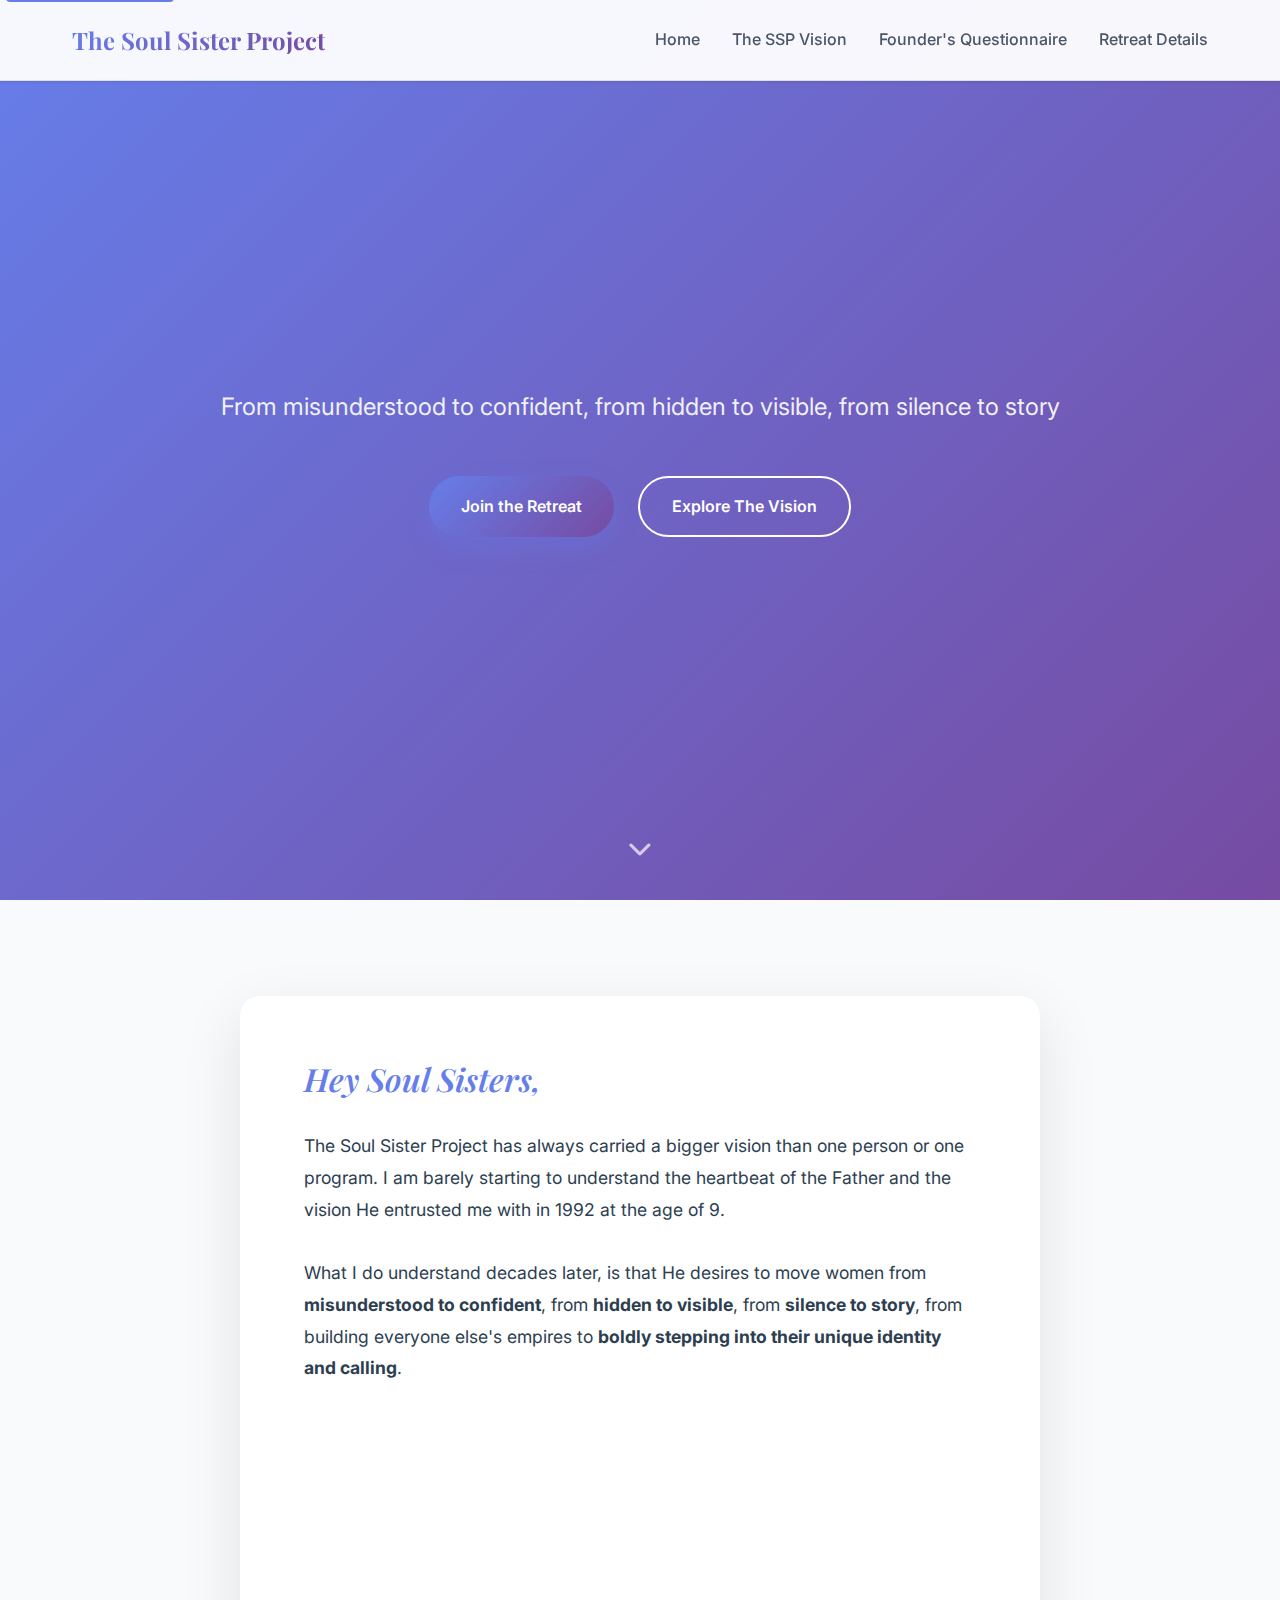
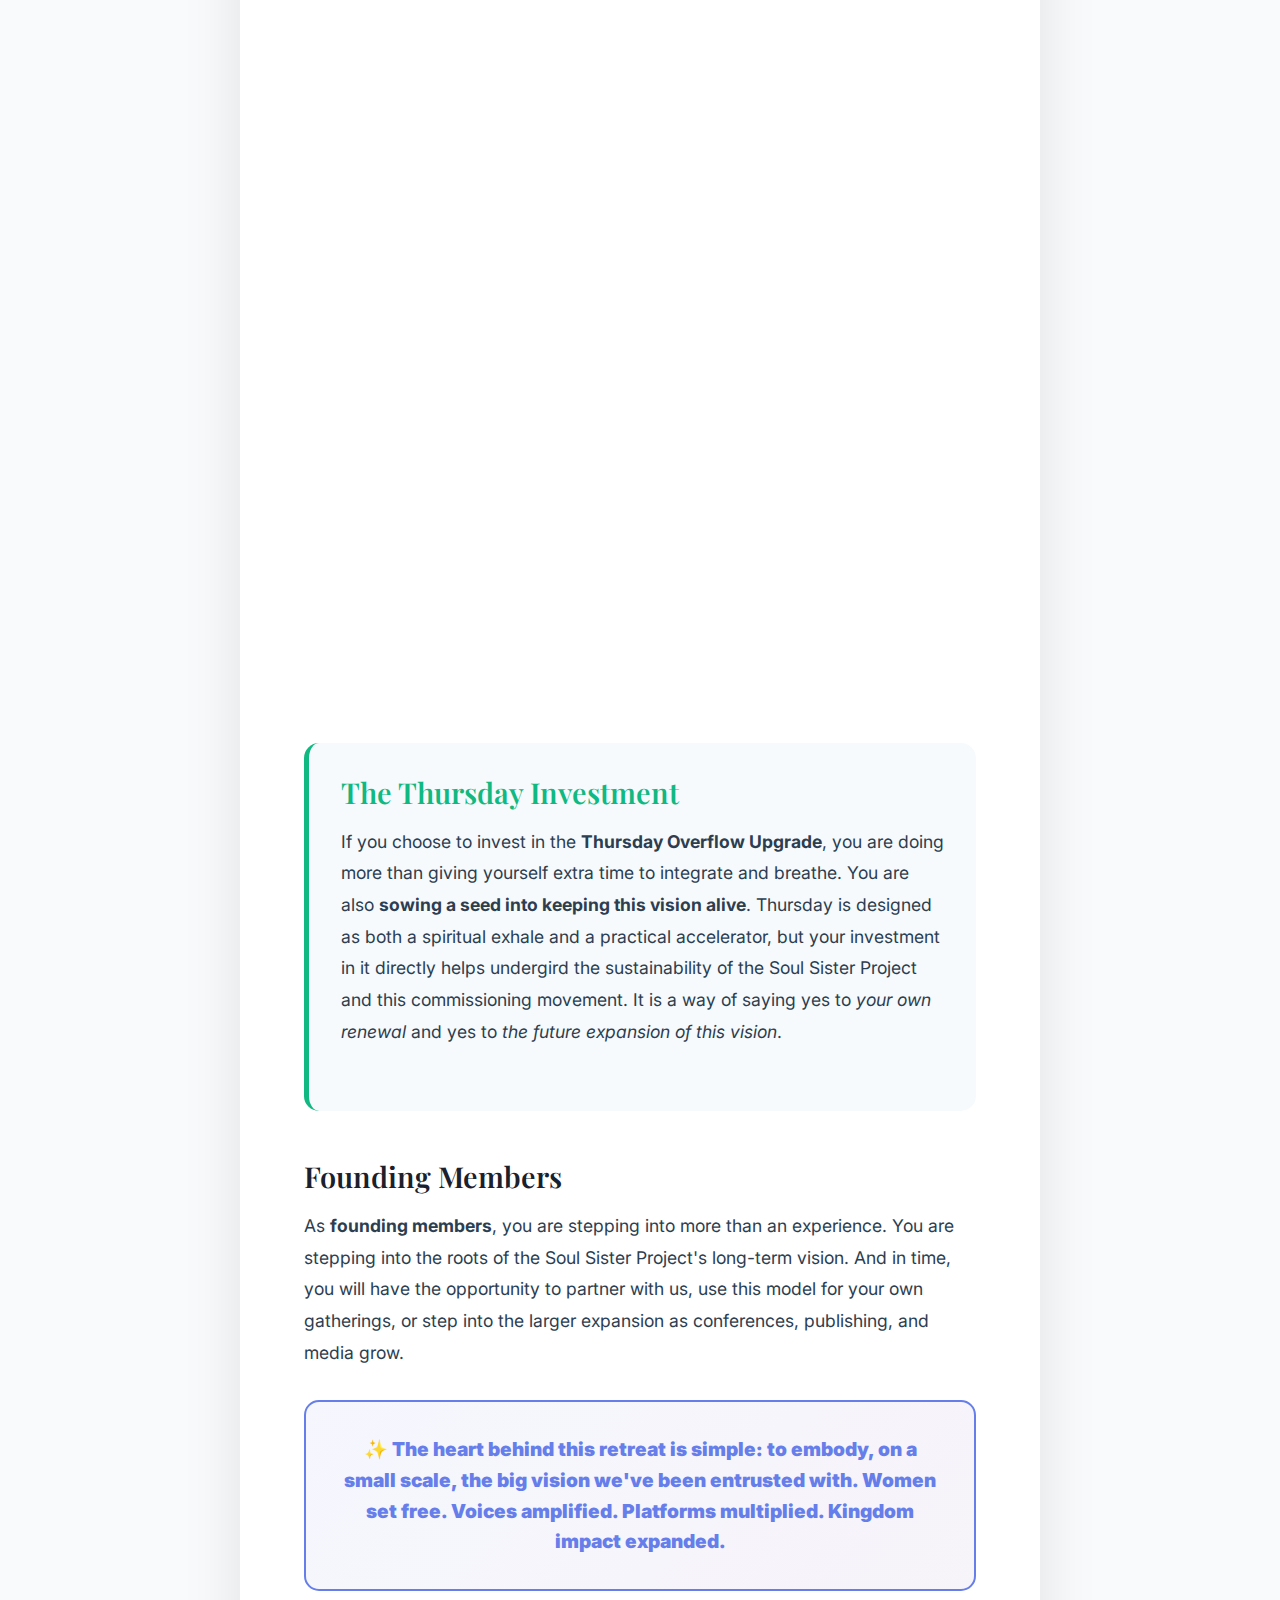
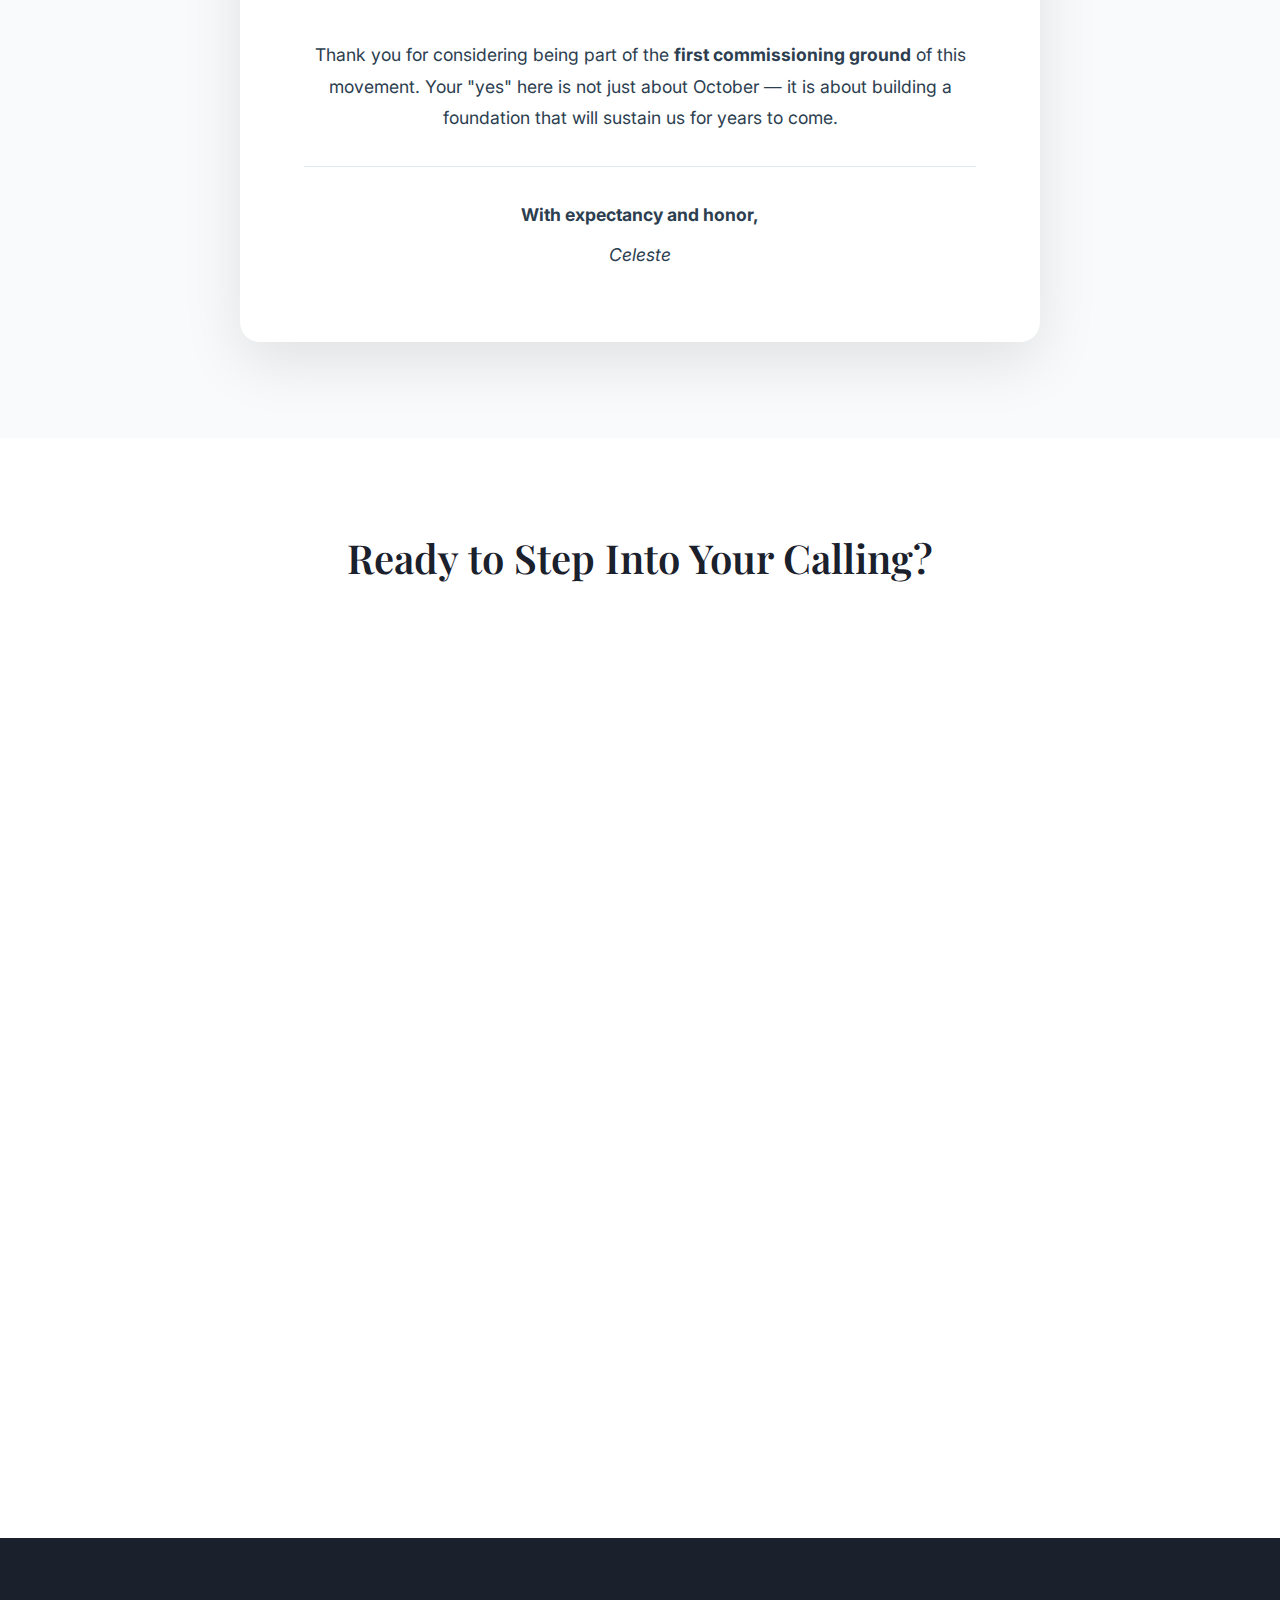
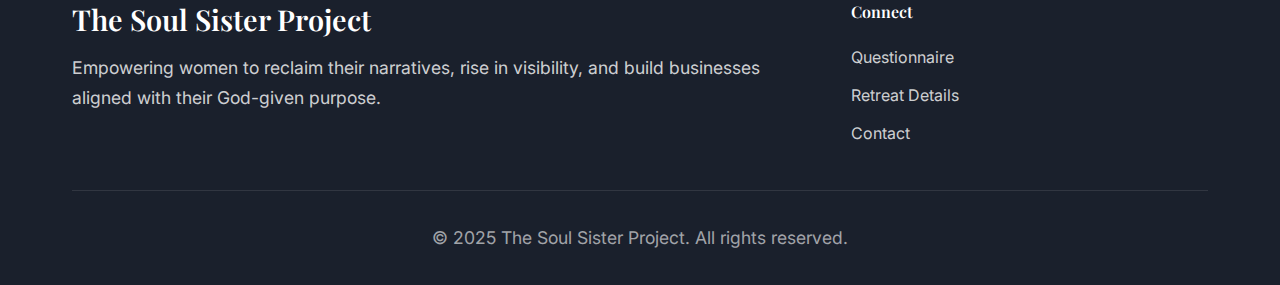
<file: index.html>
<!DOCTYPE html>
<html lang="en">
<head>
    <meta charset="UTF-8">
    <meta name="viewport" content="width=device-width, initial-scale=1.0">
    <title>The Soul Sister Project - Commissioned to Be Seen</title>
    <link href="https://fonts.googleapis.com/css2?family=Inter:wght@300;400;500;600;700&family=Playfair+Display:wght@400;500;600;700&display=swap" rel="stylesheet">
    <link rel="stylesheet" href="https://cdn.jsdelivr.net/npm/@fortawesome/fontawesome-free@6.4.0/css/all.min.css">
    <link rel="stylesheet" href="css/style.css">
</head>
<body>
    <!-- Navigation -->
    <nav class="navbar">
        <div class="nav-container">
            <div class="nav-logo">
                <h2>The Soul Sister Project</h2>
            </div>
            <ul class="nav-menu">
                <li class="nav-item">
                    <a href="#home" class="nav-link">Home</a>
                </li>
                <li class="nav-item">
                    <a href="vision.html" class="nav-link">The SSP Vision</a>
                </li>
                <li class="nav-item">
                    <a href="questionnaire.html" class="nav-link">Founder's Questionnaire</a>
                </li>
                <li class="nav-item">
                    <a href="retreat.html" class="nav-link">Retreat Details</a>
                </li>
            </ul>
            <div class="nav-toggle" id="mobile-menu">
                <span class="bar"></span>
                <span class="bar"></span>
                <span class="bar"></span>
            </div>
        </div>
    </nav>

    <!-- Hero Section -->
    <section class="hero" id="home">
        <div class="hero-content">
            <div class="hero-text">
                <h1 class="hero-title">10 Seats. A Founders Edition Commissioning Retreat.</h1>
                <p class="hero-subtitle">From misunderstood to confident, from hidden to visible, from silence to story</p>
                <div class="hero-cta">
                    <a href="retreat.html" class="btn btn-primary">Join the Retreat</a>
                    <a href="vision.html" class="btn btn-white">Explore The Vision</a>
                </div>
            </div>
        </div>
        <div class="scroll-indicator">
            <i class="fas fa-chevron-down"></i>
        </div>
    </section>

    <!-- Letter Section -->
    <section class="letter-section">
        <div class="container">
            <div class="letter-content">
                <div class="letter-header">
                    <h2>Hey Soul Sisters,</h2>
                </div>
                
                <div class="letter-body">
                    <p>The Soul Sister Project has always carried a bigger vision than one person or one program. I am barely starting to understand the heartbeat of the Father and the vision He entrusted me with in 1992 at the age of 9.</p>

                    <p>What I do understand decades later, is that He desires to move women from <strong>misunderstood to confident</strong>, from <strong>hidden to visible</strong>, from <strong>silence to story</strong>, from building everyone else's empires to <strong>boldly stepping into their unique identity and calling</strong>.</p>

                    <div class="vision-box">
                        <h3>The Long-Term Vision</h3>
                        <p>Over the next decade, the Soul Sister Project is called to become more than a community — it will grow into a <strong>Kingdom-centered media platform</strong> where women's voices rise together. A place where stories become movements, where authenticity shifts culture, and where women are not just heard but <strong>impossible to ignore</strong>. That vision includes retreats, conferences, publishing, digital media, and platforms that amplify women's voices around the world.</p>
                        
                        <p><strong>But every movement begins with a first step. This retreat is that step.</strong></p>
                    </div>

                    <div class="founders-call">
                        <h3>More Than a Retreat</h3>
                        <p>The <strong>Soul Sister Commissioning Retreat</strong> is more than three days of identity, content, and strategy. It's the <strong>first model</strong> of what it looks like to gather in intimacy, commission women into visibility, and equip them with rhythms and assets that make their voices sustainable.</p>
                        
                        <p>Because of the stage we are in, this retreat is being run as <strong>at-cost, shared investment</strong>. There is no profit margin built in — the purpose is to <em>prove the model and seed the movement</em>. You are not being asked to buy a "ticket to an event." You are being invited to <strong>co-create a model</strong> that, if successful, will replicate into larger gatherings, media platforms, and ongoing opportunities.</p>
                    </div>

                    <div class="thursday-vision">
                        <h3>The Thursday Investment</h3>
                        <p>If you choose to invest in the <strong>Thursday Overflow Upgrade</strong>, you are doing more than giving yourself extra time to integrate and breathe. You are also <strong>sowing a seed into keeping this vision alive</strong>. Thursday is designed as both a spiritual exhale and a practical accelerator, but your investment in it directly helps undergird the sustainability of the Soul Sister Project and this commissioning movement. It is a way of saying yes to <em>your own renewal</em> and yes to <em>the future expansion of this vision</em>.</p>
                    </div>

                    <div class="founding-members">
                        <h3>Founding Members</h3>
                        <p>As <strong>founding members</strong>, you are stepping into more than an experience. You are stepping into the roots of the Soul Sister Project's long-term vision. And in time, you will have the opportunity to partner with us, use this model for your own gatherings, or step into the larger expansion as conferences, publishing, and media grow.</p>
                        
                        <div class="heart-statement">
                            <p><strong>✨ The heart behind this retreat is simple: to embody, on a small scale, the big vision we've been entrusted with. Women set free. Voices amplified. Platforms multiplied. Kingdom impact expanded.</strong></p>
                        </div>
                    </div>

                    <div class="call-to-action">
                        <p>Thank you for considering being part of the <strong>first commissioning ground</strong> of this movement. Your "yes" here is not just about October — it is about building a foundation that will sustain us for years to come.</p>
                        
                        <div class="signature">
                            <p><strong>With expectancy and honor,</strong></p>
                            <p><em>Celeste</em></p>
                        </div>
                    </div>
                </div>
            </div>
        </div>
    </section>

    <!-- Next Steps Section -->
    <section class="next-steps">
        <div class="container">
            <h2>Ready to Step Into Your Calling?</h2>
            <div class="steps-grid">
                <div class="step">
                    <div class="step-number">1</div>
                    <h3>Complete the Questionnaire</h3>
                    <p>Share your heart, gifts, and calling through our founder's questionnaire</p>
                    <a href="questionnaire.html" class="btn btn-outline">Complete Questionnaire</a>
                </div>
                <div class="step">
                    <div class="step-number">2</div>
                    <h3>Learn About the Retreat</h3>
                    <p>Discover the full vision, schedule, and sacred space where transformation happens</p>
                    <a href="retreat.html" class="btn btn-outline">View Details</a>
                </div>
                <div class="step">
                    <div class="step-number">3</div>
                    <h3>Explore The Vision</h3>
                    <p>Discover the complete 10-year Kingdom vision and strategic roadmap</p>
                    <a href="vision.html" class="btn btn-outline">View The SSP Vision</a>
                </div>
            </div>
        </div>
    </section>

    <!-- Footer -->
    <footer class="footer">
        <div class="container">
            <div class="footer-content">
                <div class="footer-brand">
                    <h3>The Soul Sister Project</h3>
                    <p>Empowering women to reclaim their narratives, rise in visibility, and build businesses aligned with their God-given purpose.</p>
                </div>
                <div class="footer-links">
                    <h4>Connect</h4>
                    <ul>
                        <li><a href="questionnaire.html">Questionnaire</a></li>
                        <li><a href="retreat.html">Retreat Details</a></li>
                        <li><a href="mailto:celeste@thesoulsisterproject.com">Contact</a></li>
                    </ul>
                </div>
            </div>
            <div class="footer-bottom">
                <p>&copy; 2025 The Soul Sister Project. All rights reserved.</p>
            </div>
        </div>
    </footer>

    <script src="js/main.js"></script>
</body>
</html>
</file>
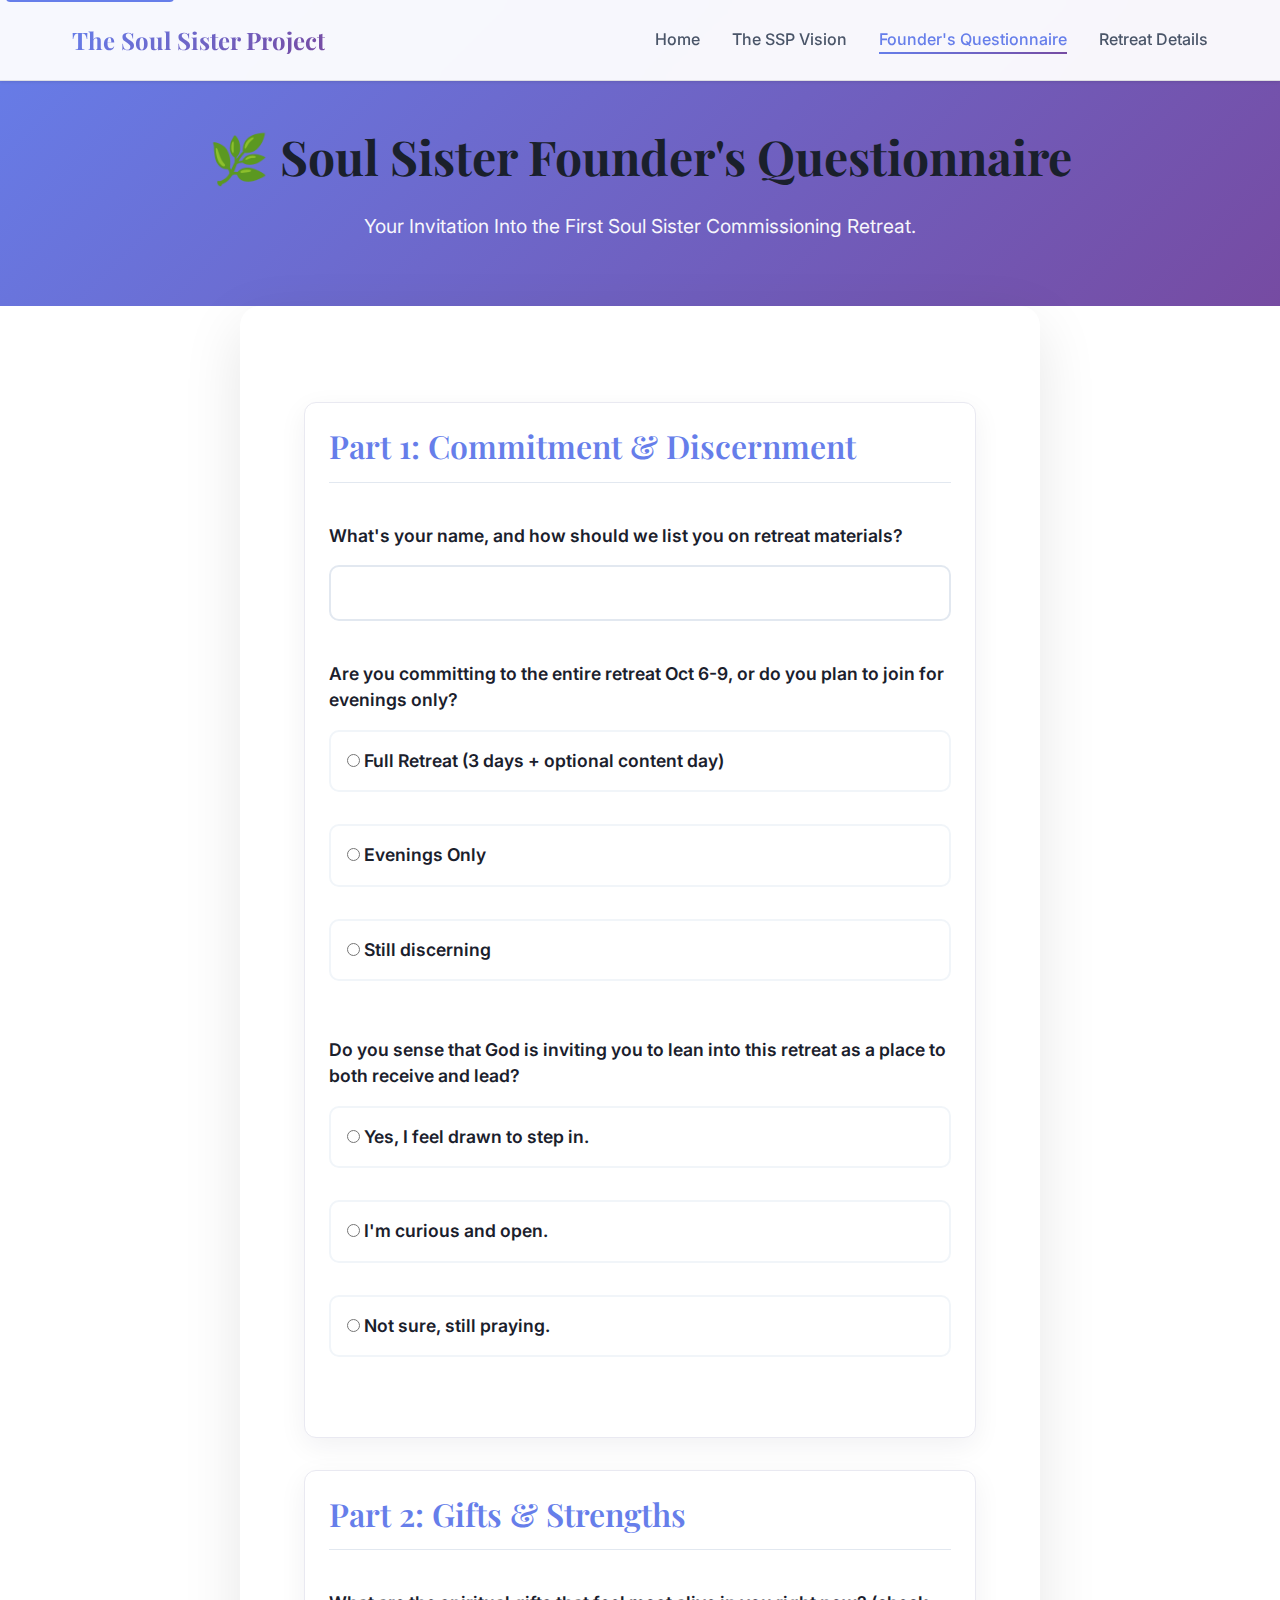
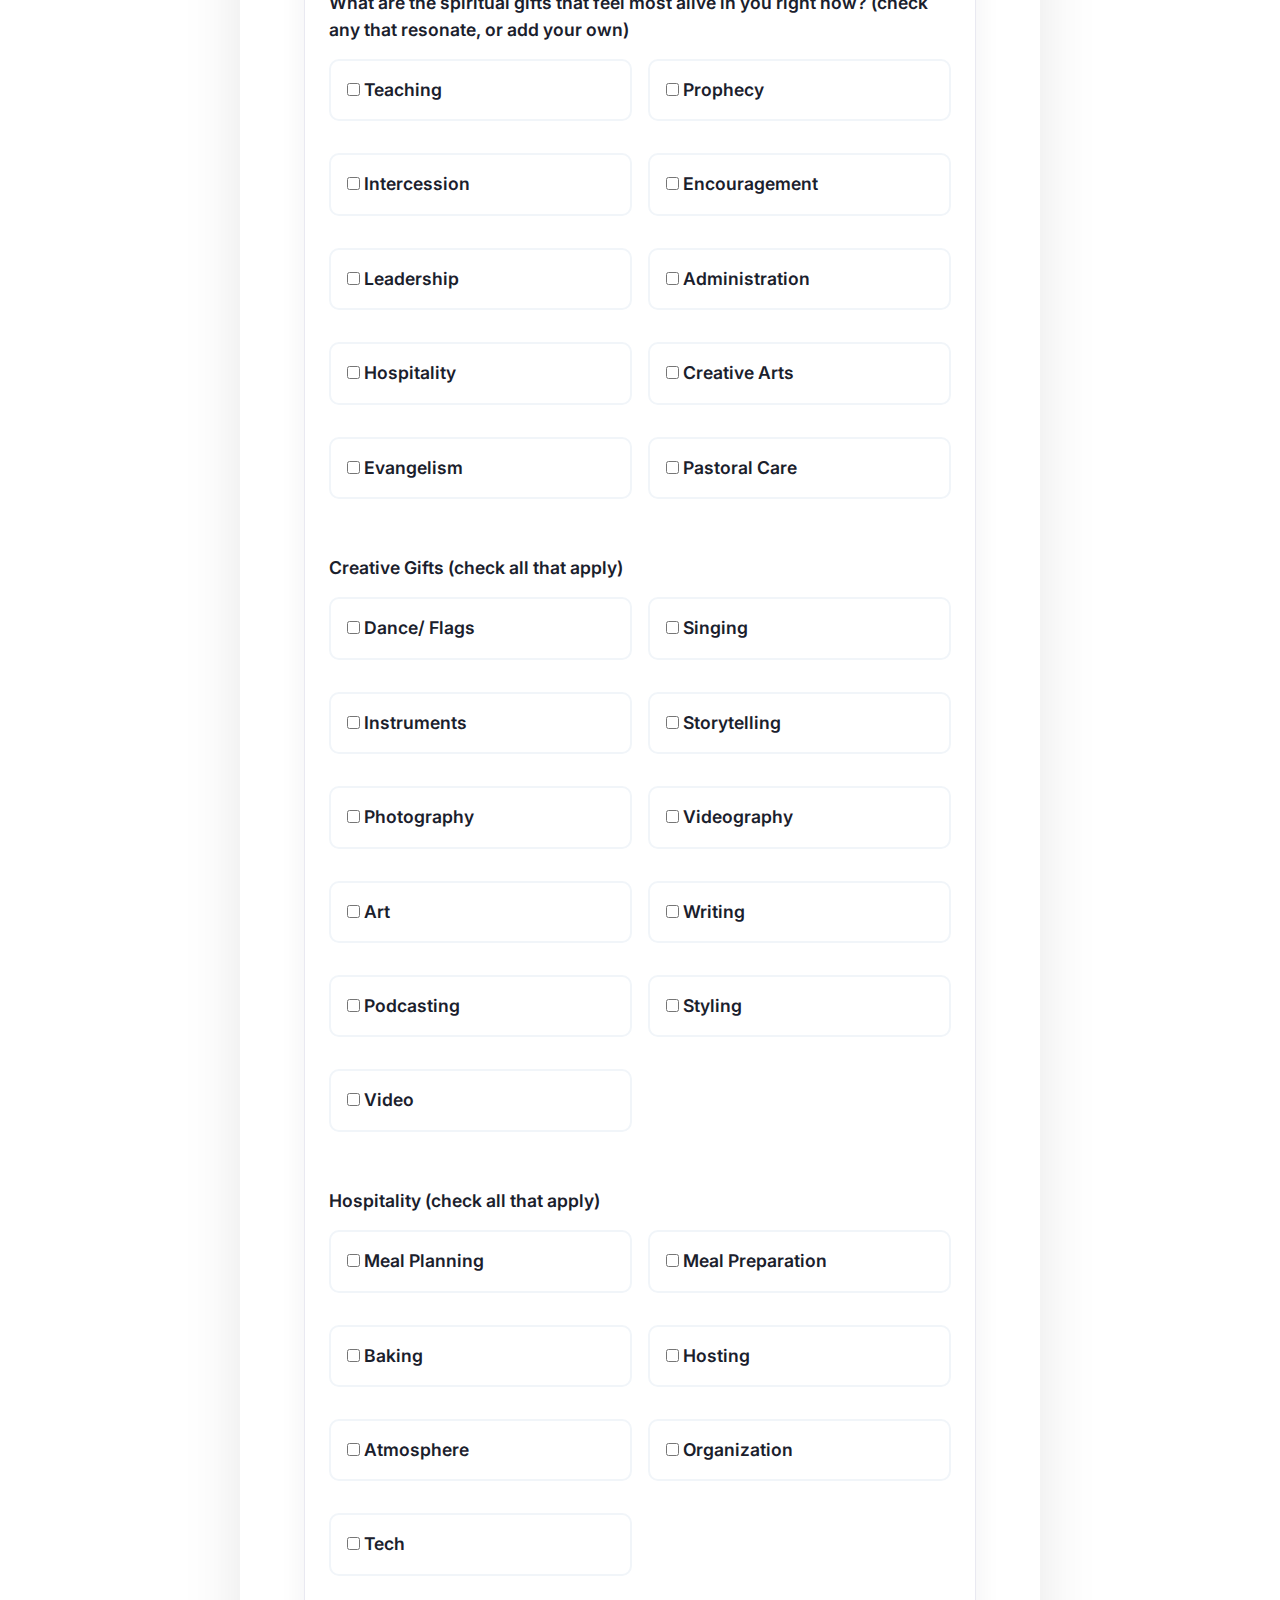
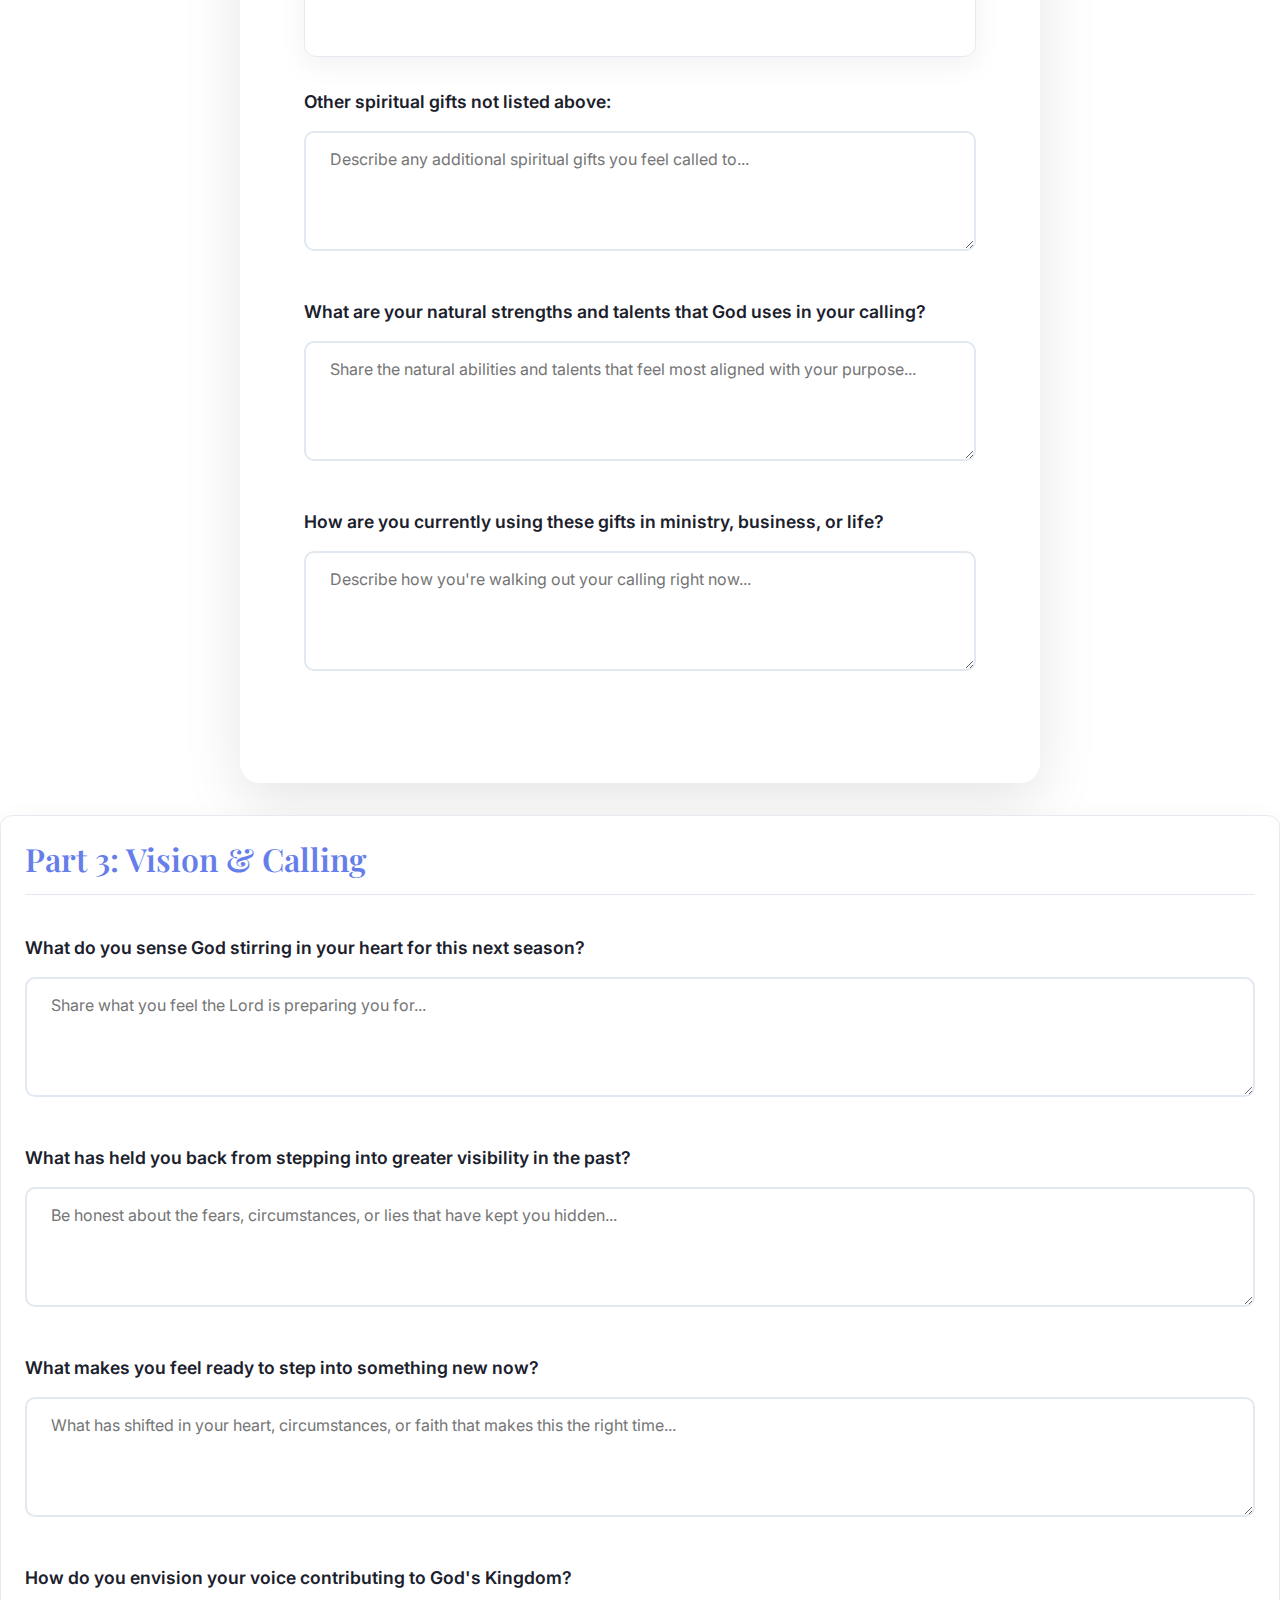
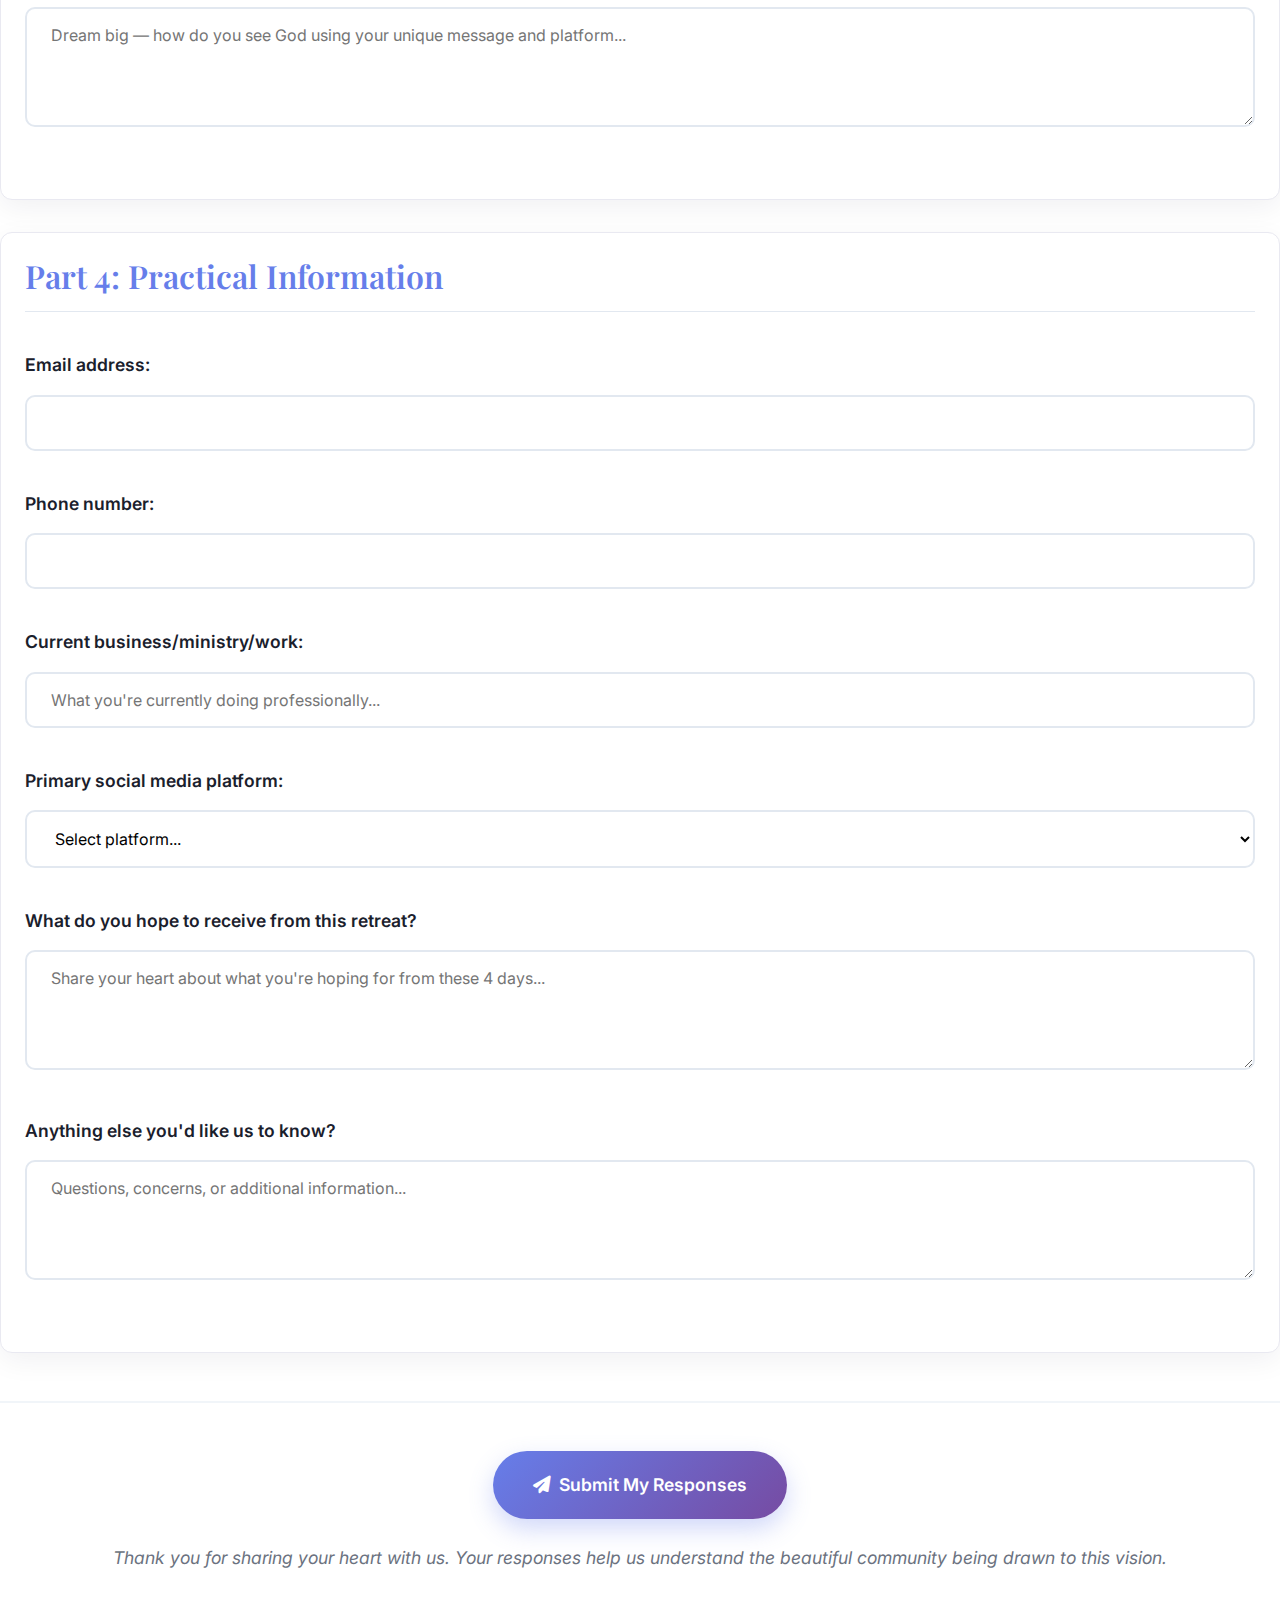
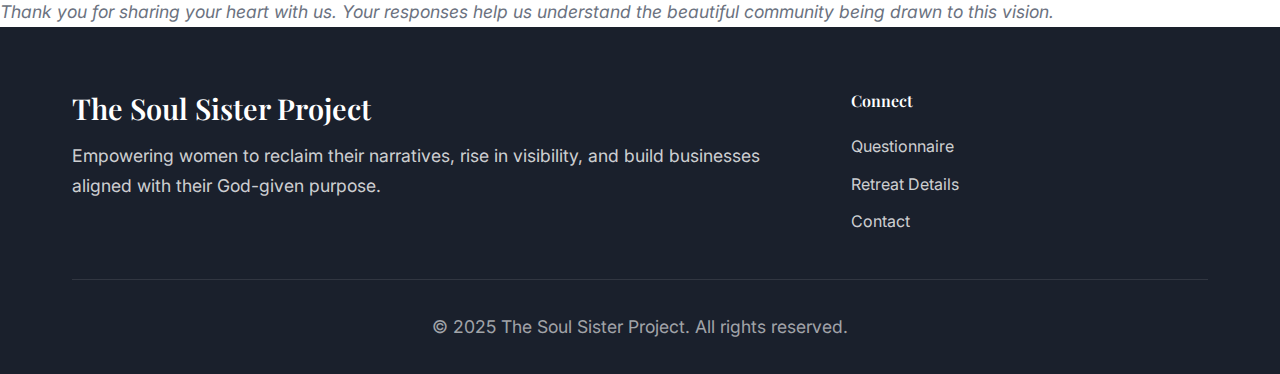
<file: questionnaire.html>
<!DOCTYPE html>
<html lang="en">
<head>
    <meta charset="UTF-8">
    <meta name="viewport" content="width=device-width, initial-scale=1.0">
    <title>Soul Sister Founder's Questionnaire - The Soul Sister Project</title>
    <link href="https://fonts.googleapis.com/css2?family=Inter:wght@300;400;500;600;700&family=Playfair+Display:wght@400;500;600;700&display=swap" rel="stylesheet">
    <link rel="stylesheet" href="https://cdn.jsdelivr.net/npm/@fortawesome/fontawesome-free@6.4.0/css/all.min.css">
    <link rel="stylesheet" href="css/style.css">
</head>
<body>
    <!-- Navigation -->
    <nav class="navbar">
        <div class="nav-container">
            <div class="nav-logo">
                <h2>The Soul Sister Project</h2>
            </div>
            <ul class="nav-menu">
                <li class="nav-item">
                    <a href="index.html" class="nav-link">Home</a>
                </li>
                <li class="nav-item">
                    <a href="vision.html" class="nav-link">The SSP Vision</a>
                </li>
                <li class="nav-item">
                    <a href="questionnaire.html" class="nav-link active">Founder's Questionnaire</a>
                </li>
                <li class="nav-item">
                    <a href="retreat.html" class="nav-link">Retreat Details</a>
                </li>
            </ul>
            <div class="nav-toggle" id="mobile-menu">
                <span class="bar"></span>
                <span class="bar"></span>
                <span class="bar"></span>
            </div>
        </div>
    </nav>

    <!-- Questionnaire Hero -->
    <section class="questionnaire-hero">
        <div class="container">
            <div class="hero-content">
                <h1>🌿 Soul Sister Founder's Questionnaire</h1>
                <p>Your Invitation Into the First Soul Sister Commissioning Retreat.</p>
            </div>
        </div>
    </section>

    <!-- Questionnaire Form -->
    <section class="questionnaire-form">
        <div class="container">
            <form action="https://formspree.io/f/mjkoqzka" method="POST" class="founders-form" id="foundersForm">
                <input type="hidden" name="_subject" value="Soul Sister Project - Founder's Questionnaire Response">
                <input type="hidden" name="_next" value="thank-you.html">
                
                <!-- Part 1: Commitment & Discernment -->
                <div class="form-section">
                    <h2>Part 1: Commitment & Discernment</h2>
                    
                    <div class="form-group">
                        <label for="name">What's your name, and how should we list you on retreat materials?</label>
                        <input type="text" id="name" name="name" required>
                    </div>

                    <div class="form-group">
                        <label>Are you committing to the entire retreat Oct 6-9, or do you plan to join for evenings only?</label>
                        <div class="checkbox-group">
                            <label class="checkbox-label">                                
                                <input type="radio" name="commitment" value="full-retreat" required>
                                Full Retreat (3 days + optional content day)
                            </label>
                            <label class="checkbox-label">
                                <input type="radio" name="commitment" value="evenings-only" required>
                                Evenings Only
                            </label>
                            <label class="checkbox-label">
                                <input type="radio" name="commitment" value="still-discerning" required>
                                Still discerning
                            </label>
                        </div>
                    </div>

                    <div class="form-group">
                        <label>Do you sense that God is inviting you to lean into this retreat as a place to both receive and lead?</label>
                        <div class="checkbox-group">
                            <label class="checkbox-label">
                                <input type="radio" name="leadership_sense" value="yes-drawn" required>
                                Yes, I feel drawn to step in.
                            </label>
                            <label class="checkbox-label">
                                <input type="radio" name="leadership_sense" value="curious-open" required>
                                I'm curious and open.
                            </label>
                            <label class="checkbox-label">
                                <input type="radio" name="leadership_sense" value="not-sure-praying" required>
                                Not sure, still praying.
                            </label>
                        </div>
                    </div>
                </div>

                <!-- Part 2: Gifts & Strengths -->
                <div class="form-section">
                    <h2>Part 2: Gifts & Strengths</h2>
                    
                    <div class="form-group">
                        <label>What are the spiritual gifts that feel most alive in you right now? (check any that resonate, or add your own)</label>
                        <div class="checkbox-grid">
                            <label class="checkbox-label">
                                <input type="checkbox" name="spiritual_gifts" value="teaching">
                                Teaching
                            </label>
                            <label class="checkbox-label">
                                <input type="checkbox" name="spiritual_gifts" value="prophecy">
                                Prophecy
                            </label>
                            <label class="checkbox-label">
                                <input type="checkbox" name="spiritual_gifts" value="intercession">
                                Intercession
                            </label>
                            <label class="checkbox-label">
                                <input type="checkbox" name="spiritual_gifts" value="encouragement">
                                Encouragement
                            </label>
                            <label class="checkbox-label">
                                <input type="checkbox" name="spiritual_gifts" value="leadership">
                                Leadership
                            </label>
                            <label class="checkbox-label">
                                <input type="checkbox" name="spiritual_gifts" value="administration">
                                Administration
                            </label>
                            <label class="checkbox-label">
                                <input type="checkbox" name="spiritual_gifts" value="hospitality">
                                Hospitality
                            </label>
                            <label class="checkbox-label">
                                <input type="checkbox" name="spiritual_gifts" value="creative-arts">
                                Creative Arts
                            </label>
                            <label class="checkbox-label">
                                <input type="checkbox" name="spiritual_gifts" value="evangelism">
                                Evangelism
                            </label>
                            <label class="checkbox-label">
                                <input type="checkbox" name="spiritual_gifts" value="pastoral-care">
                                Pastoral Care
                            </label>
                        </div>
                    </div>

                        <!-- Spiritual -->
                        <div class="form-group">
                            <label>Creative Gifts (check all that apply)</label>
                            <div class="checkbox-grid">
                                <label class="checkbox-label">
                                    <input type="checkbox" name="spiritual_gifts" value="worship">
                                    Dance/ Flags
                                </label>
                                <label class="checkbox-label">
                                    <input type="checkbox" name="spiritual_gifts" value="singing">
                                    Singing
                                </label>
                                <label class="checkbox-label">
                                    <input type="checkbox" name="spiritual_gifts" value="instruments">
                                    Instruments
                                </label>
                                <label class="checkbox-label">
                                    <input type="checkbox" name="spiritual_gifts" value="storytelling">
                                    Storytelling
                                </label>
                                <label class="checkbox-label">
                                    <input type="checkbox" name="creative_talents" value="photography">
                                    Photography
                                </label>
                                <label class="checkbox-label">
                                    <input type="checkbox" name="creative_talents" value="videography">
                                    Videography
                                </label>
                                <label class="checkbox-label">
                                    <input type="checkbox" name="creative_talents" value="art">
                                    Art
                                </label>
                                <label class="checkbox-label">
                                    <input type="checkbox" name="creative_talents" value="writing">
                                    Writing
                                </label>
                                <label class="checkbox-label">
                                    <input type="checkbox" name="creative_talents" value="podcasting">
                                    Podcasting
                                </label>
                                <label class="checkbox-label">
                                    <input type="checkbox" name="creative_talents" value="styling">
                                    Styling
                                </label>
                                <label class="checkbox-label">
                                    <input type="checkbox" name="creative_talents" value="video">
                                    Video
                                </label>
                            </div>
                        </div>
                    
                        <!-- Hospitality -->
                        <div class="form-group">
                            <label>Hospitality (check all that apply)</label>
                            <div class="checkbox-grid">
                                <label class="checkbox-label">
                                    <input type="checkbox" name="hospitality_gifts" value="cooking">
                                    Meal Planning
                                </label>
                                <label class="checkbox-label">
                                    <input type="checkbox" name="hospitality_gifts" value="cooking">
                                    Meal Preparation
                                </label>                              
                                <label class="checkbox-label">
                                    <input type="checkbox" name="hospitality_gifts" value="baking">
                                    Baking
                                </label>
                                <label class="checkbox-label">
                                    <input type="checkbox" name="hospitality_gifts" value="hosting">
                                    Hosting
                                </label>
                                <label class="checkbox-label">
                                    <input type="checkbox" name="hospitality_gifts" value="atmosphere">
                                    Atmosphere
                                </label>
                                <label class="checkbox-label">
                                    <input type="checkbox" name="hospitality_gifts" value="organization">
                                    Organization
                                </label>
                                <label class="checkbox-label">
                                    <input type="checkbox" name="hospitality_gifts" value="tech">
                                    Tech
                                </label>
                            </div>
                        </div>
                    </div>

                    <div class="form-group">
                        <label for="other_gifts">Other spiritual gifts not listed above:</label>
                        <textarea id="other_gifts" name="other_gifts" rows="3" placeholder="Describe any additional spiritual gifts you feel called to..."></textarea>
                    </div>

                    <div class="form-group">
                        <label for="natural_strengths">What are your natural strengths and talents that God uses in your calling?</label>
                        <textarea id="natural_strengths" name="natural_strengths" rows="4" placeholder="Share the natural abilities and talents that feel most aligned with your purpose..." required></textarea>
                    </div>

                    <div class="form-group">
                        <label for="current_ministry">How are you currently using these gifts in ministry, business, or life?</label>
                        <textarea id="current_ministry" name="current_ministry" rows="4" placeholder="Describe how you're walking out your calling right now..." required></textarea>
                    </div>
                </div>

                 <!-- Part 3: Vision & Calling -->
                <div class="form-section">
                    <h2>Part 3: Vision & Calling</h2>
                    
                            <div class="form-group">
                                <label for="god_stirring">What do you sense God stirring in your heart for this next season?</label>
                                <textarea id="god_stirring" name="god_stirring" rows="4" placeholder="Share what you feel the Lord is preparing you for..." required></textarea>
                            </div>
                        
                            <div class="form-group">
                                <label for="visibility_challenges">What has held you back from stepping into greater visibility in the past?</label>
                                <textarea id="visibility_challenges" name="visibility_challenges" rows="4" placeholder="Be honest about the fears, circumstances, or lies that have kept you hidden..." required></textarea>
                            </div>
                        
                            <div class="form-group">
                                <label for="ready_for_change">What makes you feel ready to step into something new now?</label>
                                <textarea id="ready_for_change" name="ready_for_change" rows="4" placeholder="What has shifted in your heart, circumstances, or faith that makes this the right time..." required></textarea>
                            </div>
                        
                            <div class="form-group">
                                <label for="kingdom_vision">How do you envision your voice contributing to God's Kingdom?</label>
                                <textarea id="kingdom_vision" name="kingdom_vision" rows="4" placeholder="Dream big — how do you see God using your unique message and platform..." required></textarea>
                            </div>
                        </div>
                
                <!-- Part 4: Practical Information -->
                <div class="form-section">
                    <h2>Part 4: Practical Information</h2>
                
                            <div class="form-group">
                                <label for="email">Email address:</label>
                                <input type="email" id="email" name="email" required>
                            </div>
                        
                            <div class="form-group">
                                <label for="phone">Phone number:</label>
                                <input type="tel" id="phone" name="phone" required>
                            </div>
                        
                            <div class="form-group">
                                <label for="current_business">Current business/ministry/work:</label>
                                <input type="text" id="current_business" name="current_business" placeholder="What you're currently doing professionally..." required>
                            </div>
                        
                            <div class="form-group">
                                <label for="social_media">Primary social media platform:</label>
                                <select id="social_media" name="social_media" required>
                                    <option value="">Select platform...</option>
                                    <option value="instagram">Instagram</option>
                                    <option value="facebook">Facebook</option>
                                    <option value="linkedin">LinkedIn</option>
                                    <option value="youtube">YouTube</option>
                                    <option value="tiktok">TikTok</option>
                                    <option value="podcast">Podcast</option>
                                    <option value="blog">Blog/Website</option>
                                    <option value="none">Not currently active on social media</option>
                                </select>
                            </div>
                        
                            <div class="form-group">
                                <label for="retreat_goals">What do you hope to receive from this retreat?</label>
                                <textarea id="retreat_goals" name="retreat_goals" rows="4" placeholder="Share your heart about what you're hoping for from these 4 days..." required></textarea>
                            </div>
                        
                            <div class="form-group">
                                <label for="anything_else">Anything else you'd like us to know?</label>
                                <textarea id="anything_else" name="anything_else" rows="3" placeholder="Questions, concerns, or additional information..."></textarea>
                            </div>
                        </div>
                        
                        <!-- Submit Button -->
                            <div class="form-submit">
                                <a href="thank-you.html" class="btn btn-primary btn-large">
                                    <i class="fas fa-paper-plane"></i>
                                    Submit My Responses
                                </a>
                                <p class="submit-note">
                                    Thank you for sharing your heart with us. Your responses help us understand the beautiful community being drawn to this vision.
                                </p>
                            </div>
        
                            <p class="submit-note">Thank you for sharing your heart with us. Your responses help us understand the beautiful community being drawn to this vision.</p>
                        </div>
                    </form>
                </div>
            </section>

    <!-- Footer -->
    <footer class="footer">
        <div class="container">
            <div class="footer-content">
                <div class="footer-brand">
                    <h3>The Soul Sister Project</h3>
                    <p>Empowering women to reclaim their narratives, rise in visibility, and build businesses aligned with their God-given purpose.</p>
                </div>
                <div class="footer-links">
                    <h4>Connect</h4>
                    <ul>
                        <li><a href="questionnaire.html">Questionnaire</a></li>
                        <li><a href="retreat.html">Retreat Details</a></li>
                        <li><a href="mailto:hello@soulsisterproject.com">Contact</a></li>
                    </ul>
                </div>
            </div>
            <div class="footer-bottom">
                <p>&copy; 2025 The Soul Sister Project. All rights reserved.</p>
            </div>
        </div>
    </footer>

    <script src="js/main.js"></script>
</body>
</html>
</file>
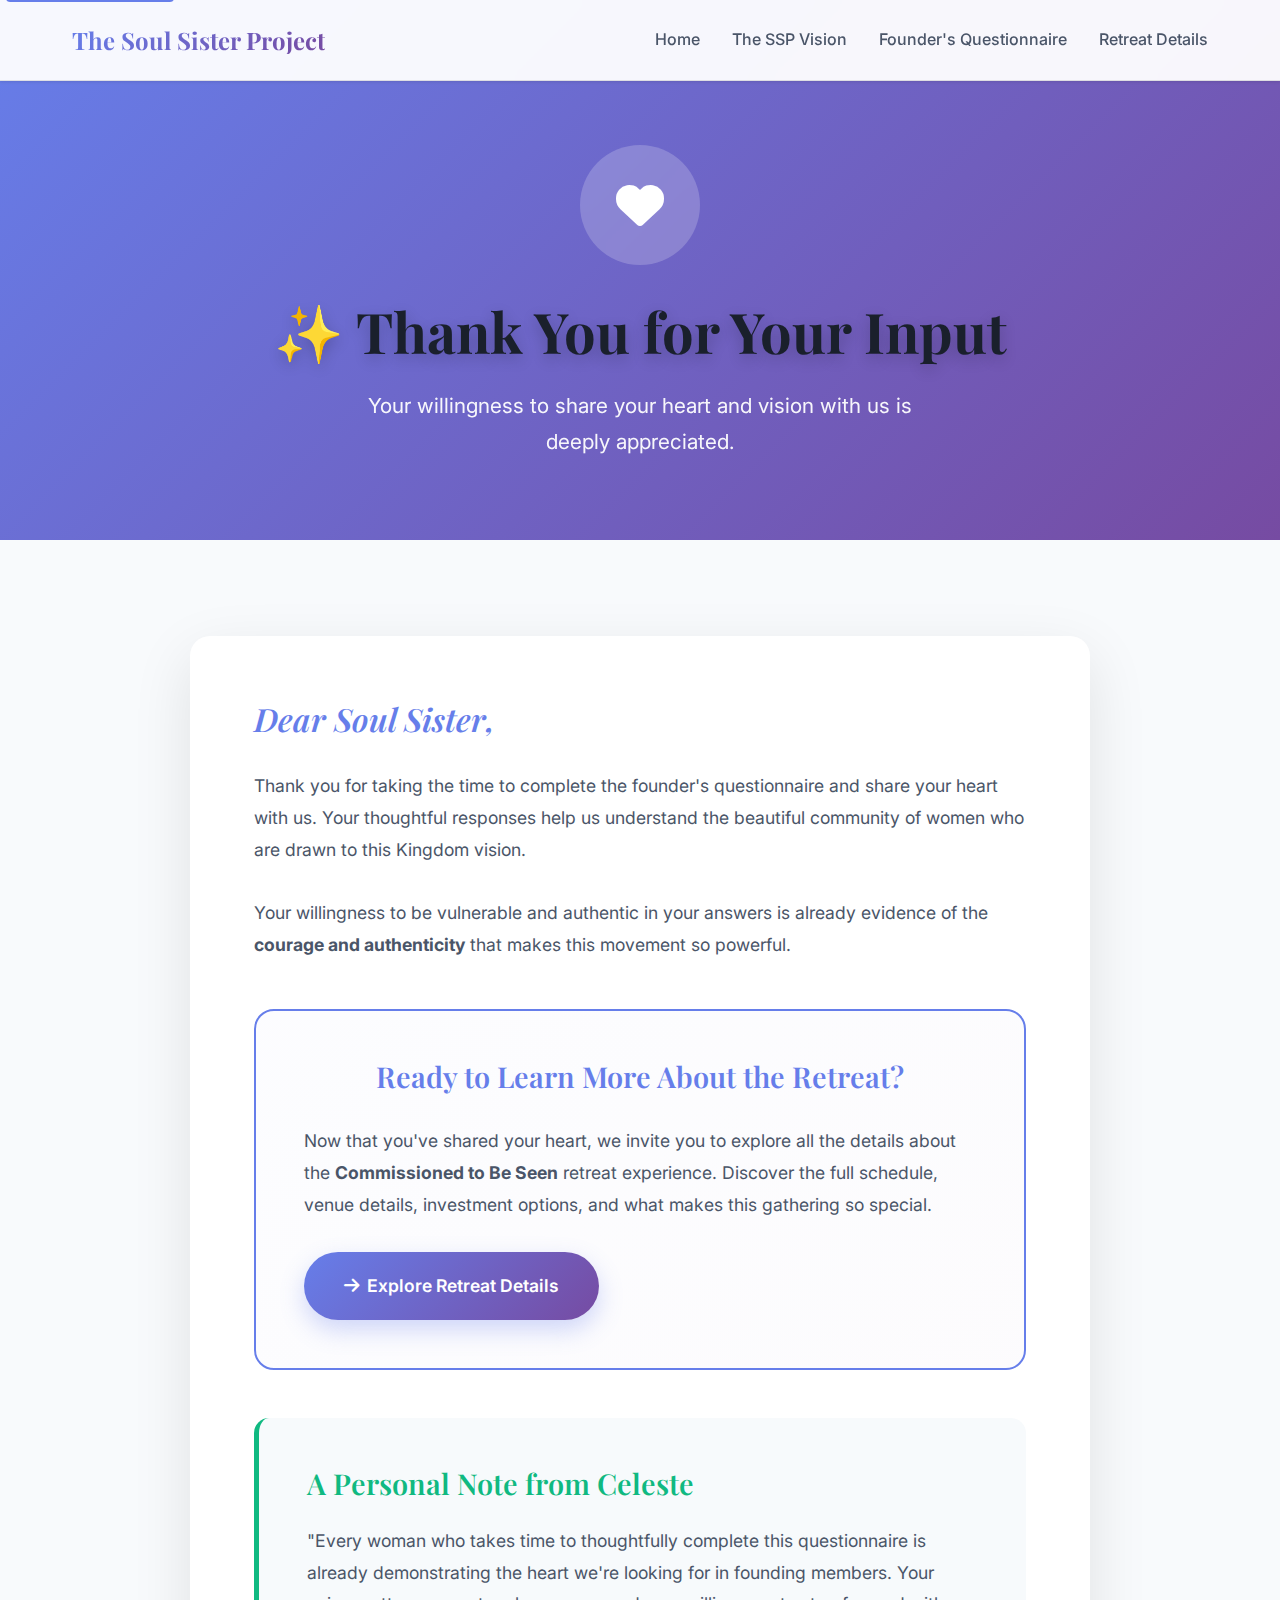
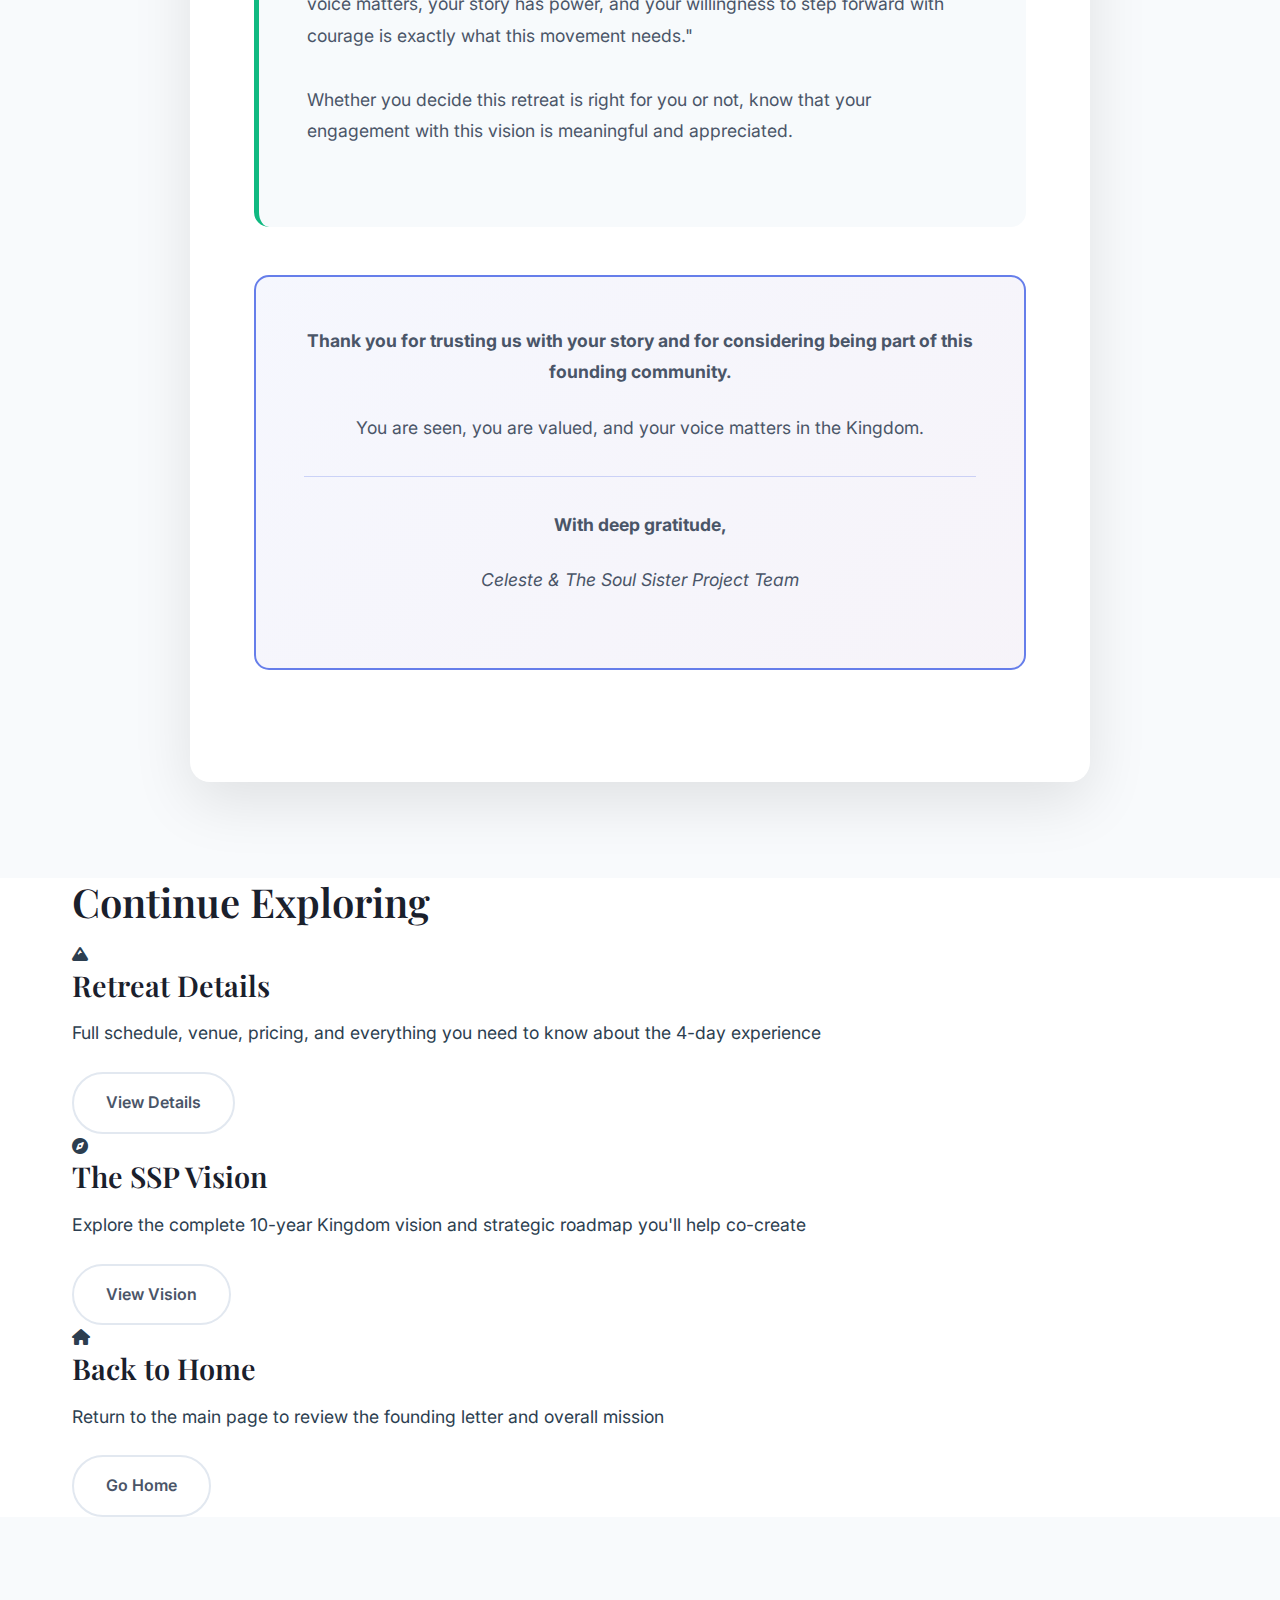
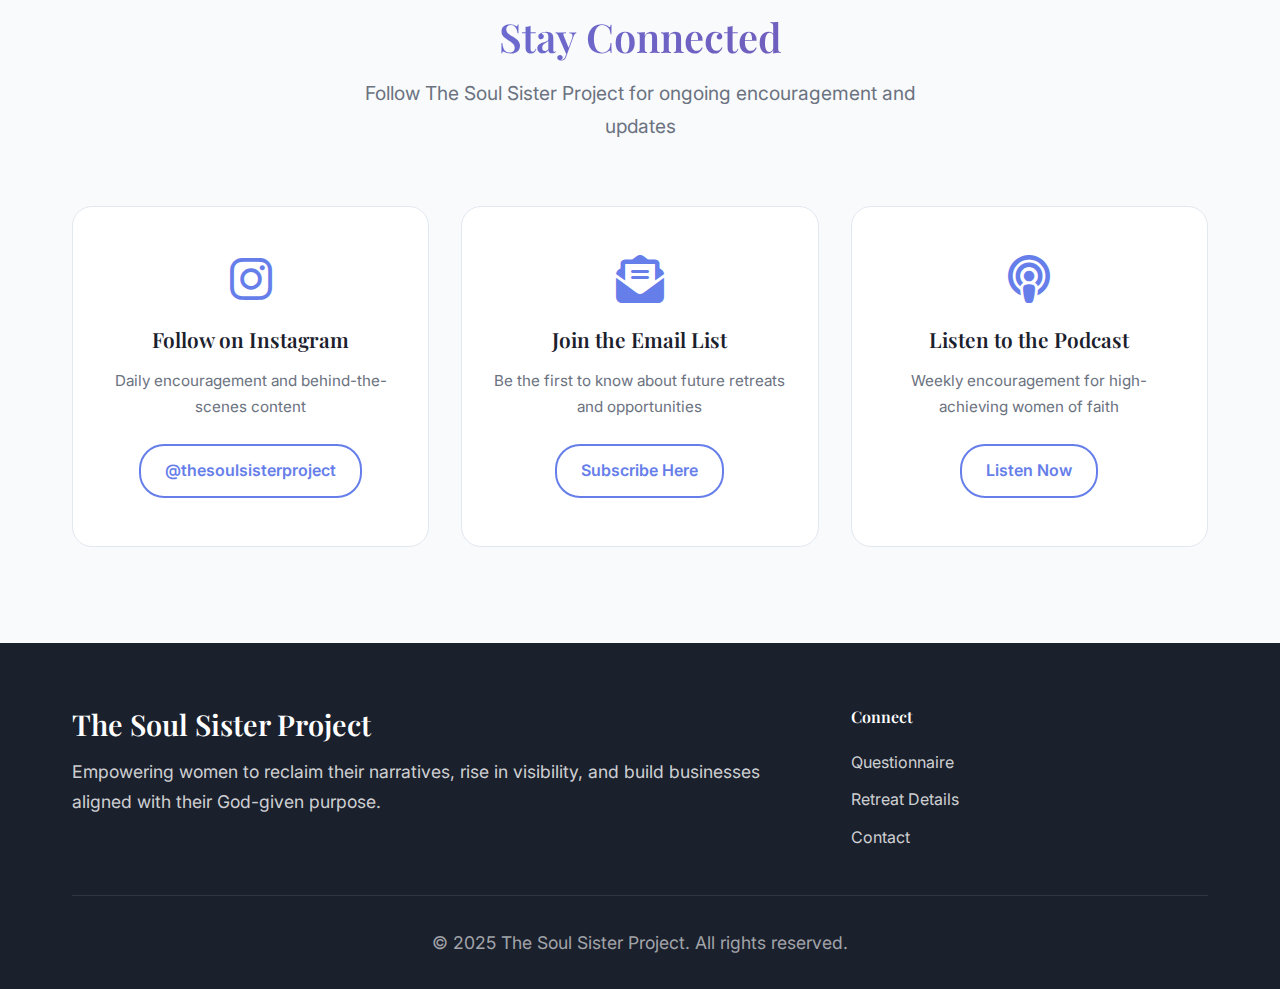
<file: thank-you.html>
<!DOCTYPE html>
<html lang="en">
<head>
    <meta charset="UTF-8">
    <meta name="viewport" content="width=device-width, initial-scale=1.0">
    <title>Thank You - Input Received | The Soul Sister Project</title>
    <link href="https://fonts.googleapis.com/css2?family=Inter:wght@300;400;500;600;700&family=Playfair+Display:wght@400;500;600;700&display=swap" rel="stylesheet">
    <link rel="stylesheet" href="https://cdn.jsdelivr.net/npm/@fortawesome/fontawesome-free@6.4.0/css/all.min.css">
    <link rel="stylesheet" href="css/style.css">
</head>
<body>
    <!-- Navigation -->
    <nav class="navbar">
        <div class="nav-container">
            <div class="nav-logo">
                <h2>The Soul Sister Project</h2>
            </div>
            <ul class="nav-menu">
                <li class="nav-item">
                    <a href="index.html" class="nav-link">Home</a>
                </li>
                <li class="nav-item">
                    <a href="vision.html" class="nav-link">The SSP Vision</a>
                </li>
                <li class="nav-item">
                    <a href="questionnaire.html" class="nav-link">Founder's Questionnaire</a>
                </li>
                <li class="nav-item">
                    <a href="retreat.html" class="nav-link">Retreat Details</a>
                </li>
            </ul>
            <div class="nav-toggle" id="mobile-menu">
                <span class="bar"></span>
                <span class="bar"></span>
                <span class="bar"></span>
            </div>
        </div>
    </nav>

    <!-- Thank You Hero -->
    <section class="thank-you-hero">
        <div class="container">
            <div class="hero-content">
                <div class="thank-you-icon">
                    <i class="fas fa-heart"></i>
                </div>
                <h1>✨ Thank You for Your Input</h1>
                <p class="hero-subtitle">Your willingness to share your heart and vision with us is deeply appreciated.</p>
            </div>
        </div>
    </section>

    <!-- Thank You Message -->
    <section class="thank-you-message">
        <div class="container">
            <div class="message-content">
                <div class="message-header">
                    <h2>Dear Soul Sister,</h2>
                </div>
                
                <div class="message-body">
                    <p>Thank you for taking the time to complete the founder's questionnaire and share your heart with us. Your thoughtful responses help us understand the beautiful community of women who are drawn to this Kingdom vision.</p>

                    <p>Your willingness to be vulnerable and authentic in your answers is already evidence of the <strong>courage and authenticity</strong> that makes this movement so powerful.</p>

                    <div class="next-steps-box">
                        <h3>Ready to Learn More About the Retreat?</h3>
                        <p>Now that you've shared your heart, we invite you to explore all the details about the <strong>Commissioned to Be Seen</strong> retreat experience. Discover the full schedule, venue details, investment options, and what makes this gathering so special.</p>
                        
                        <div class="retreat-cta">
                            <a href="retreat.html" class="btn btn-primary btn-large">
                                <i class="fas fa-arrow-right"></i>
                                Explore Retreat Details
                            </a>
                        </div>
                    </div>

                    <div class="heart-message">
                        <h3>A Personal Note from Celeste</h3>
                        <p>"Every woman who takes time to thoughtfully complete this questionnaire is already demonstrating the heart we're looking for in founding members. Your voice matters, your story has power, and your willingness to step forward with courage is exactly what this movement needs."</p>
                        
                        <p>Whether you decide this retreat is right for you or not, know that your engagement with this vision is meaningful and appreciated.</p>
                    </div>

                    <div class="final-blessing">
                        <p><strong>Thank you for trusting us with your story and for considering being part of this founding community.</strong></p>
                        
                        <p>You are seen, you are valued, and your voice matters in the Kingdom.</p>
                        
                        <div class="signature">
                            <p><strong>With deep gratitude,</strong></p>
                            <p><em>Celeste & The Soul Sister Project Team</em></p>
                        </div>
                    </div>
                </div>
            </div>
        </div>
    </section>

    <!-- Quick Links -->
    <section class="quick-links">
        <div class="container">
            <h2>Continue Exploring</h2>
            <div class="links-grid">
                <div class="link-card">
                    <div class="link-icon">
                        <i class="fas fa-mountain"></i>
                    </div>
                    <h3>Retreat Details</h3>
                    <p>Full schedule, venue, pricing, and everything you need to know about the 4-day experience</p>
                    <a href="retreat.html" class="btn btn-outline">View Details</a>
                </div>
                
                <div class="link-card">
                    <div class="link-icon">
                        <i class="fas fa-compass"></i>
                    </div>
                    <h3>The SSP Vision</h3>
                    <p>Explore the complete 10-year Kingdom vision and strategic roadmap you'll help co-create</p>
                    <a href="vision.html" class="btn btn-outline">View Vision</a>
                </div>
                
                <div class="link-card">
                    <div class="link-icon">
                        <i class="fas fa-home"></i>
                    </div>
                    <h3>Back to Home</h3>
                    <p>Return to the main page to review the founding letter and overall mission</p>
                    <a href="index.html" class="btn btn-outline">Go Home</a>
                </div>
            </div>
        </div>
    </section>

    <!-- Stay Connected -->
    <section class="stay-connected">
        <div class="container">
            <div class="section-header">
                <h2>Stay Connected</h2>
                <p>Follow The Soul Sister Project for ongoing encouragement and updates</p>
            </div>
            
            <div class="connection-options">
                <div class="connection-card">
                    <i class="fab fa-instagram"></i>
                    <h4>Follow on Instagram</h4>
                    <p>Daily encouragement and behind-the-scenes content</p>
                    <a href="#" class="connection-link">@thesoulsisterproject</a>
                </div>
                
                <div class="connection-card">
                    <i class="fas fa-envelope-open-text"></i>
                    <h4>Join the Email List</h4>
                    <p>Be the first to know about future retreats and opportunities</p>
                    <a href="#" class="connection-link">Subscribe Here</a>
                </div>
                
                <div class="connection-card">
                    <i class="fas fa-podcast"></i>
                    <h4>Listen to the Podcast</h4>
                    <p>Weekly encouragement for high-achieving women of faith</p>
                    <a href="#" class="connection-link">Listen Now</a>
                </div>
            </div>
        </div>
    </section>

    <!-- Footer -->
    <footer class="footer">
        <div class="container">
            <div class="footer-content">
                <div class="footer-brand">
                    <h3>The Soul Sister Project</h3>
                    <p>Empowering women to reclaim their narratives, rise in visibility, and build businesses aligned with their God-given purpose.</p>
                </div>
                <div class="footer-links">
                    <h4>Connect</h4>
                    <ul>
                        <li><a href="questionnaire.html">Questionnaire</a></li>
                        <li><a href="retreat.html">Retreat Details</a></li>
                        <li><a href="mailto:hello@soulsisterproject.com">Contact</a></li>
                    </ul>
                </div>
            </div>
            <div class="footer-bottom">
                <p>&copy; 2025 The Soul Sister Project. All rights reserved.</p>
            </div>
        </div>
    </footer>

    <script src="js/main.js"></script>
</body>
</html>
</file>
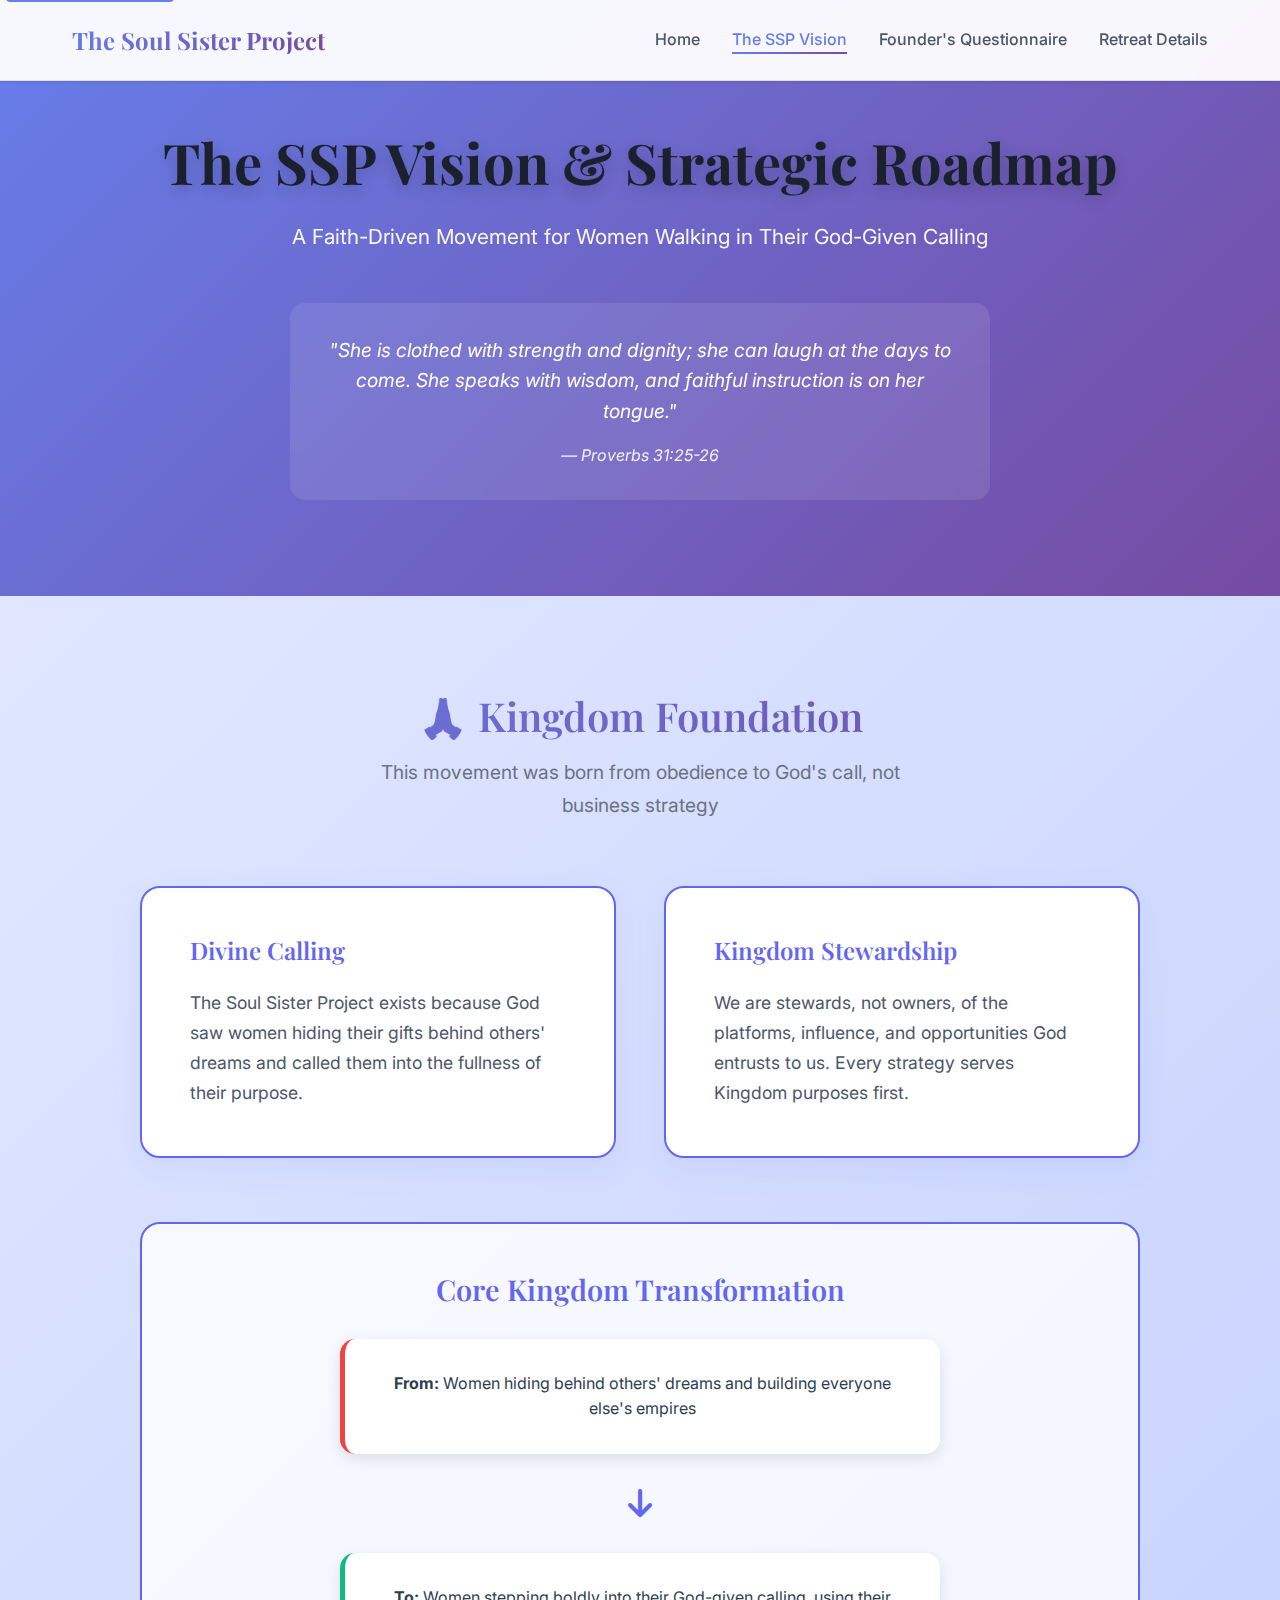
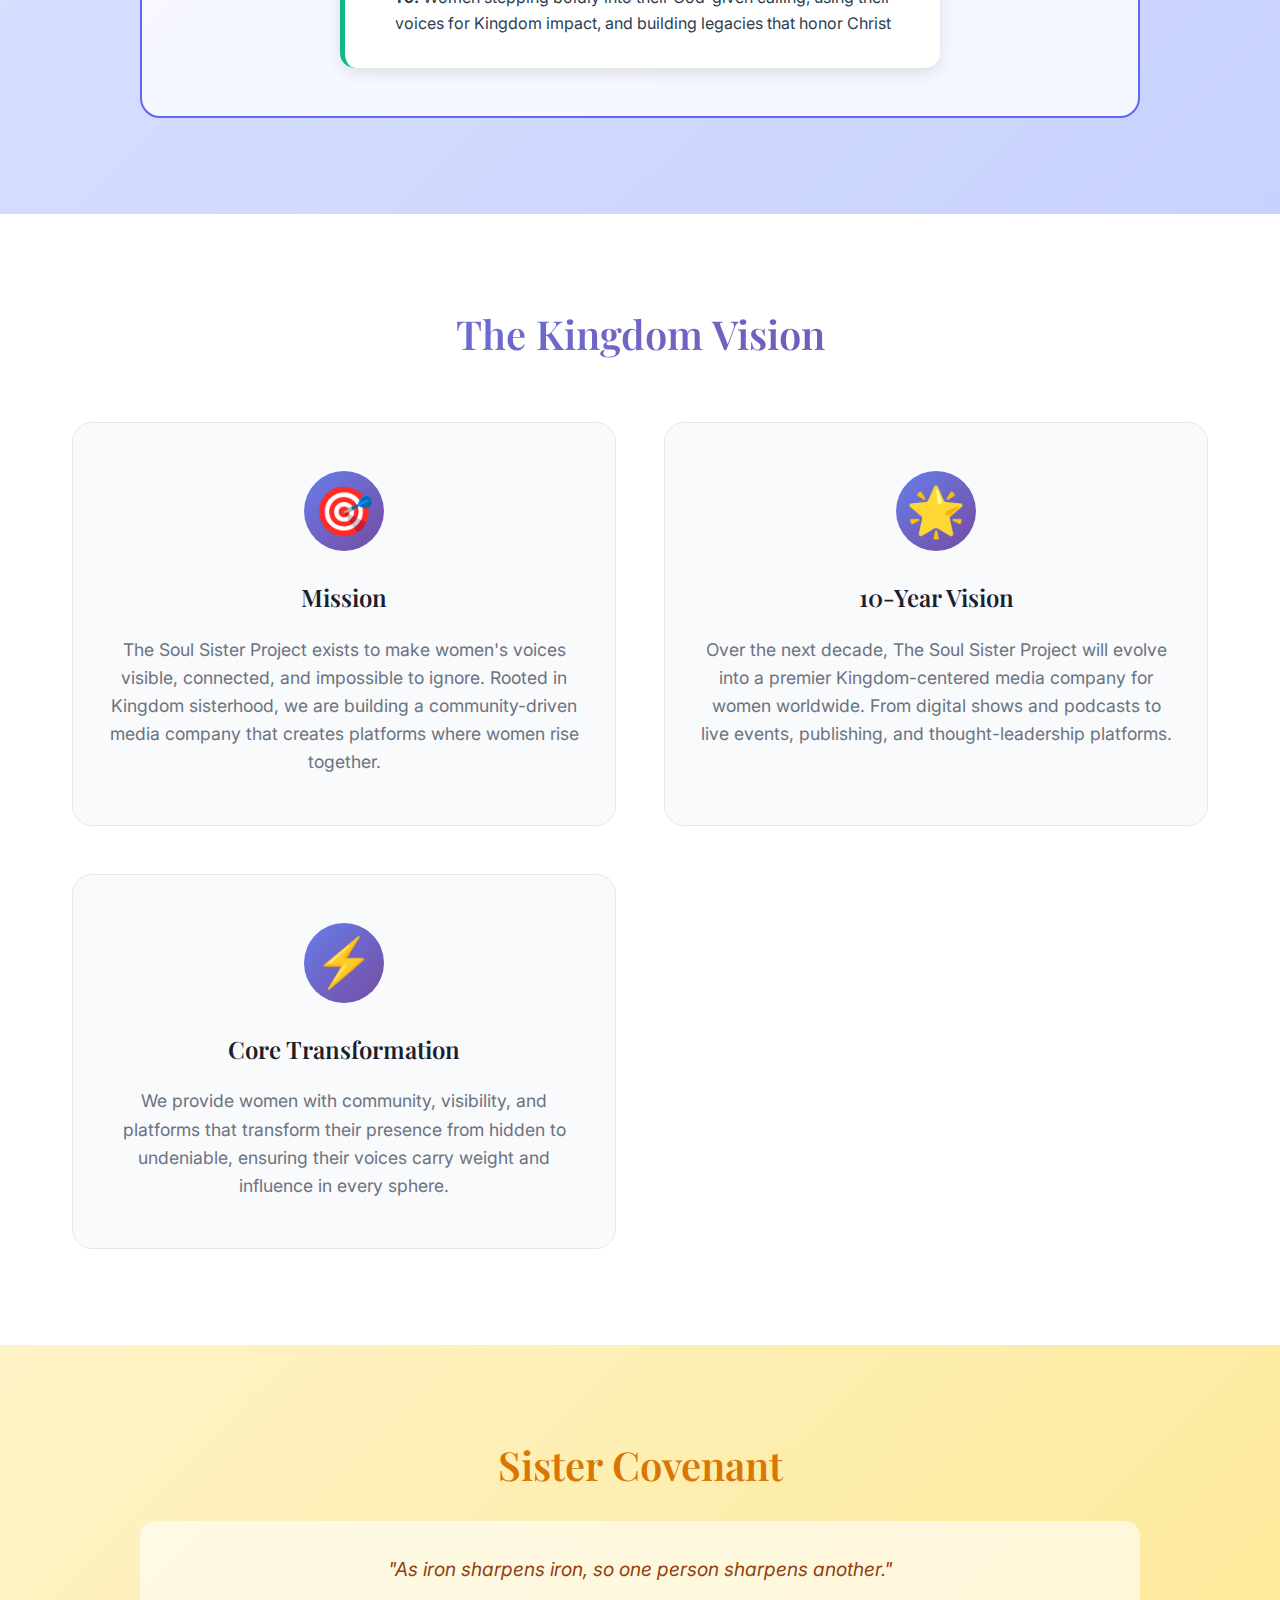
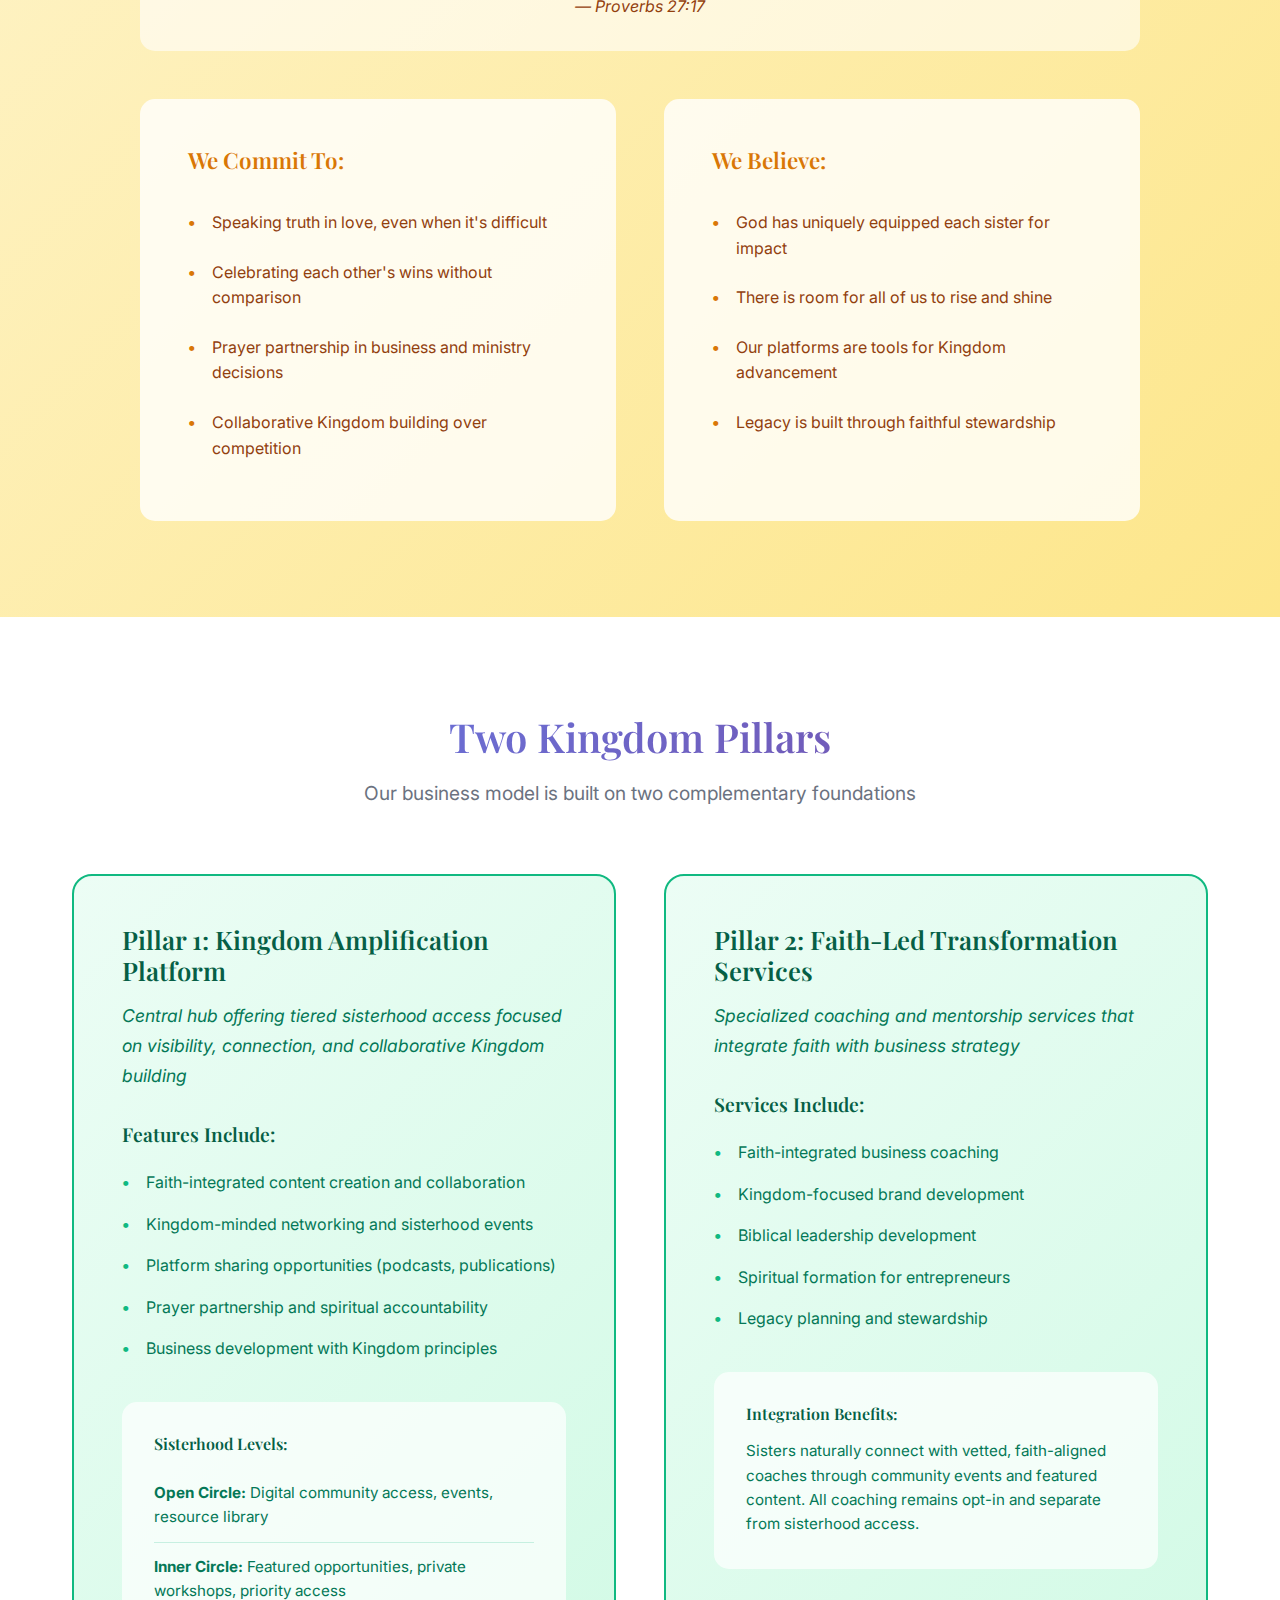
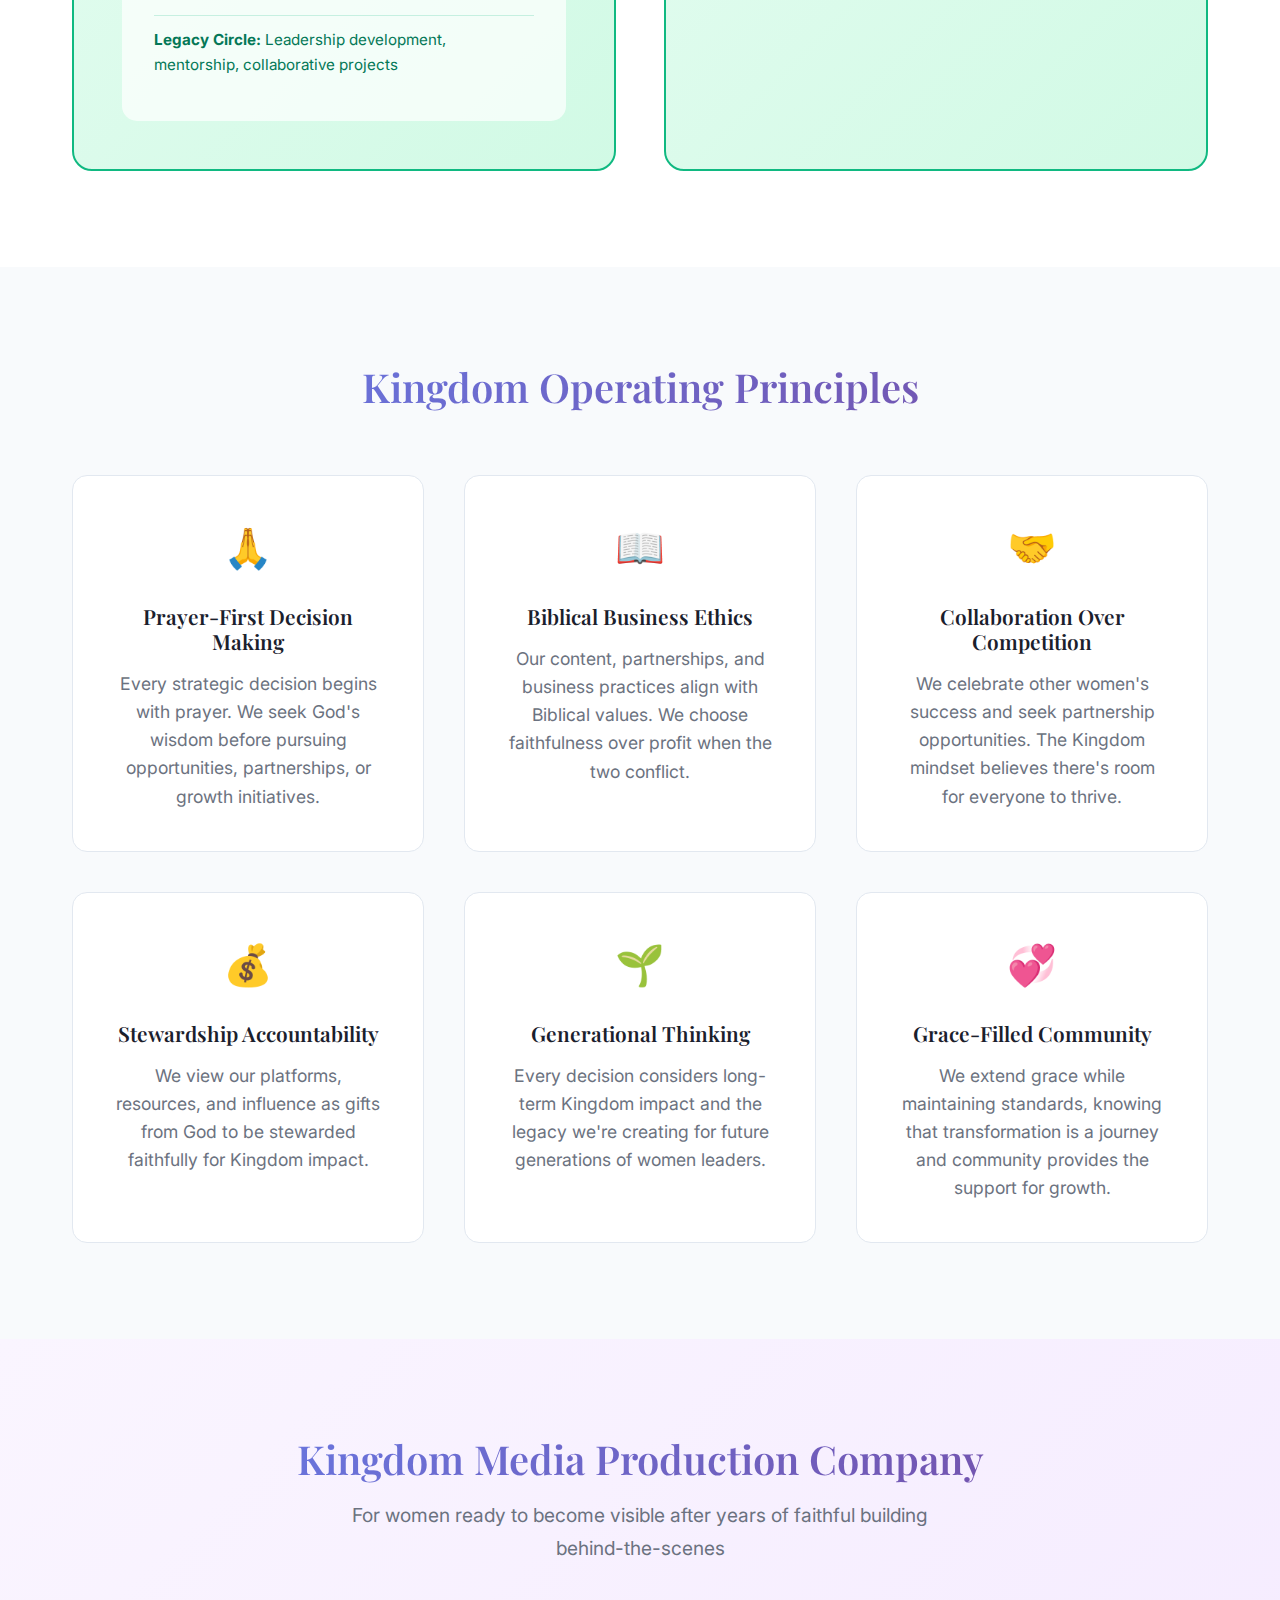
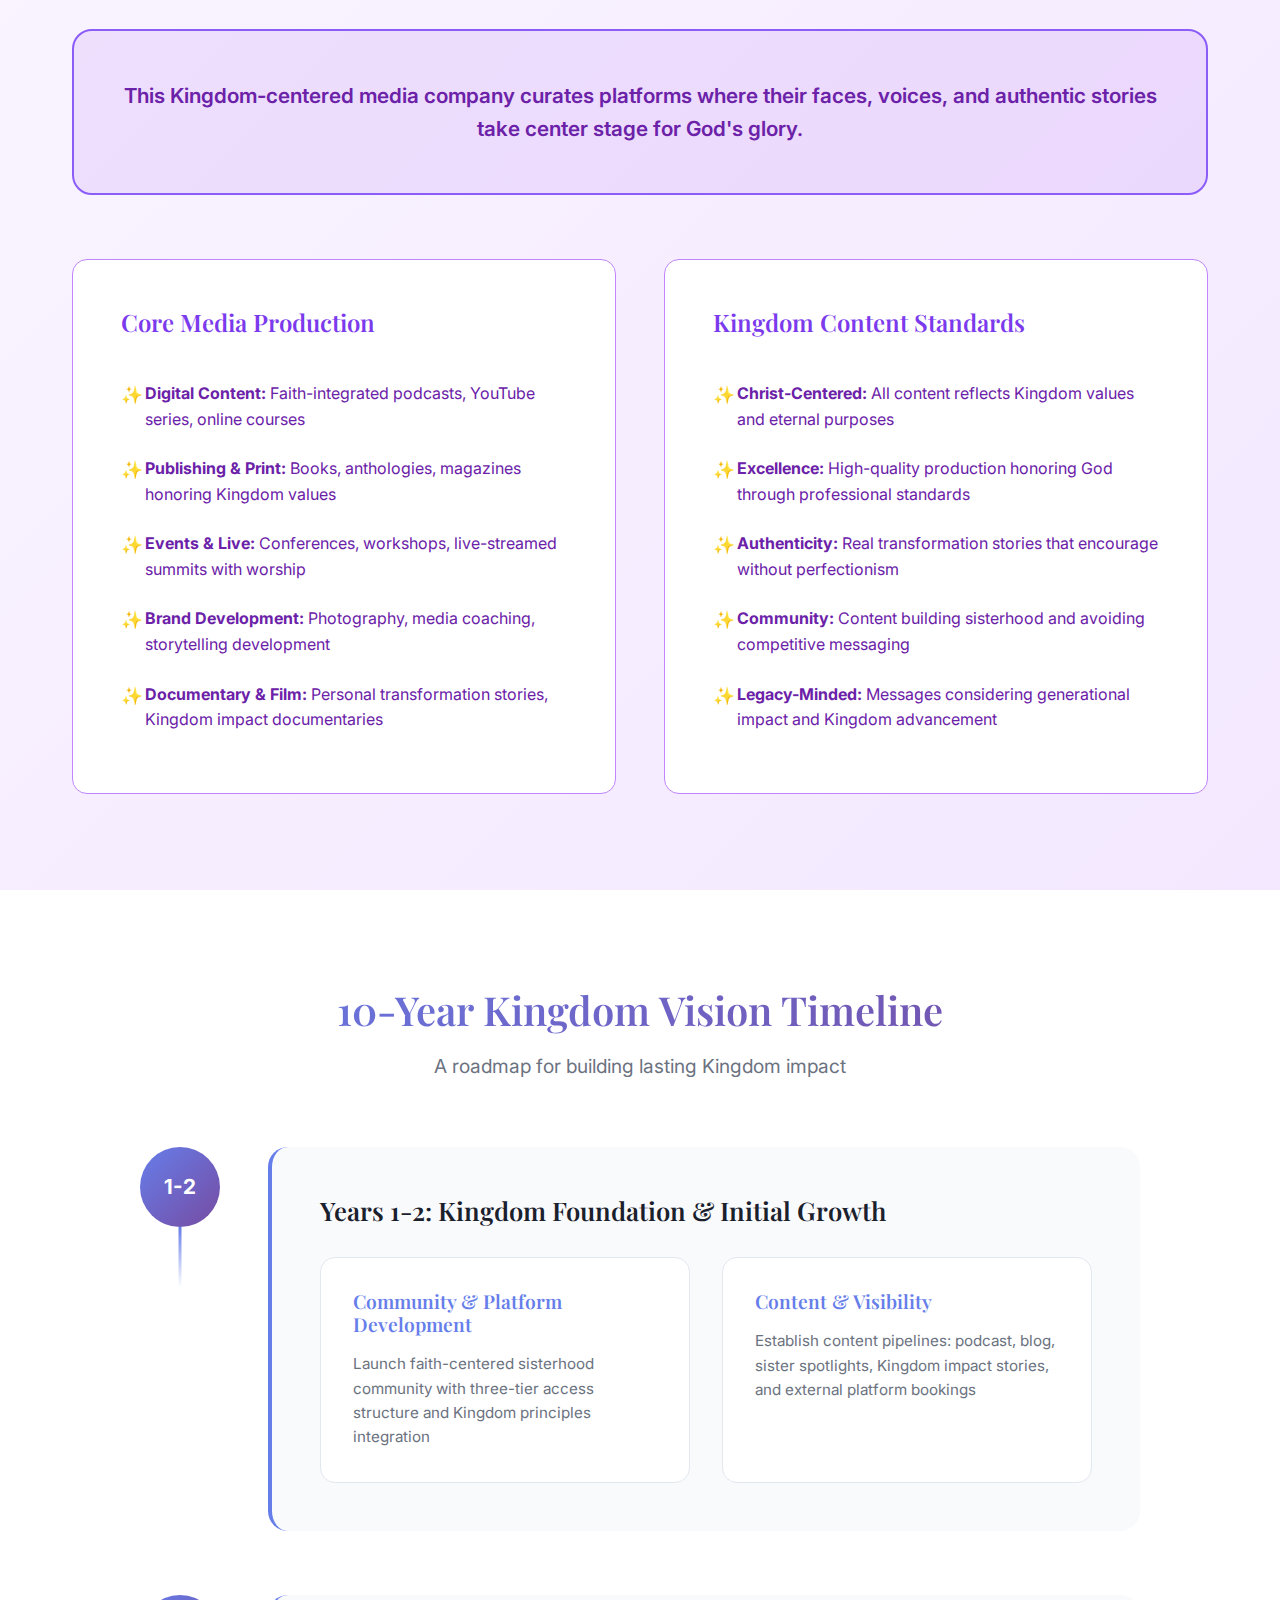
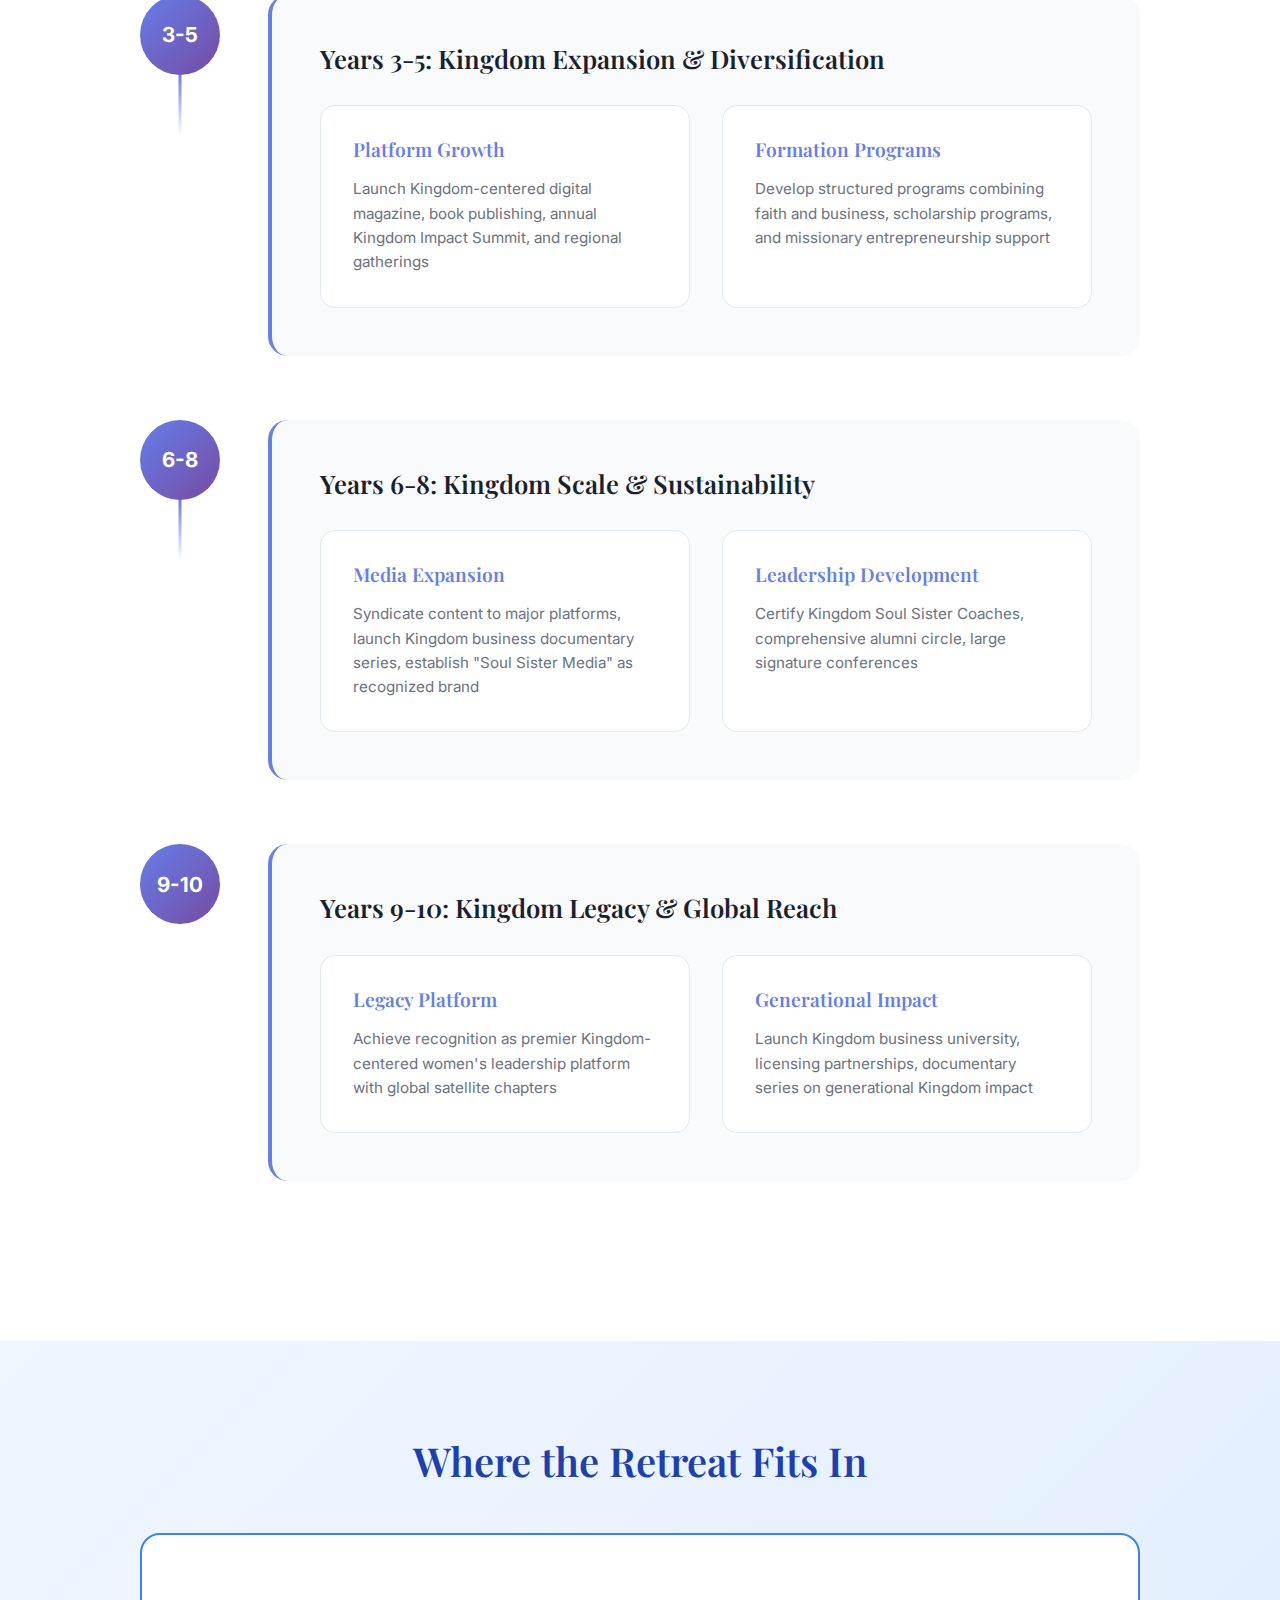
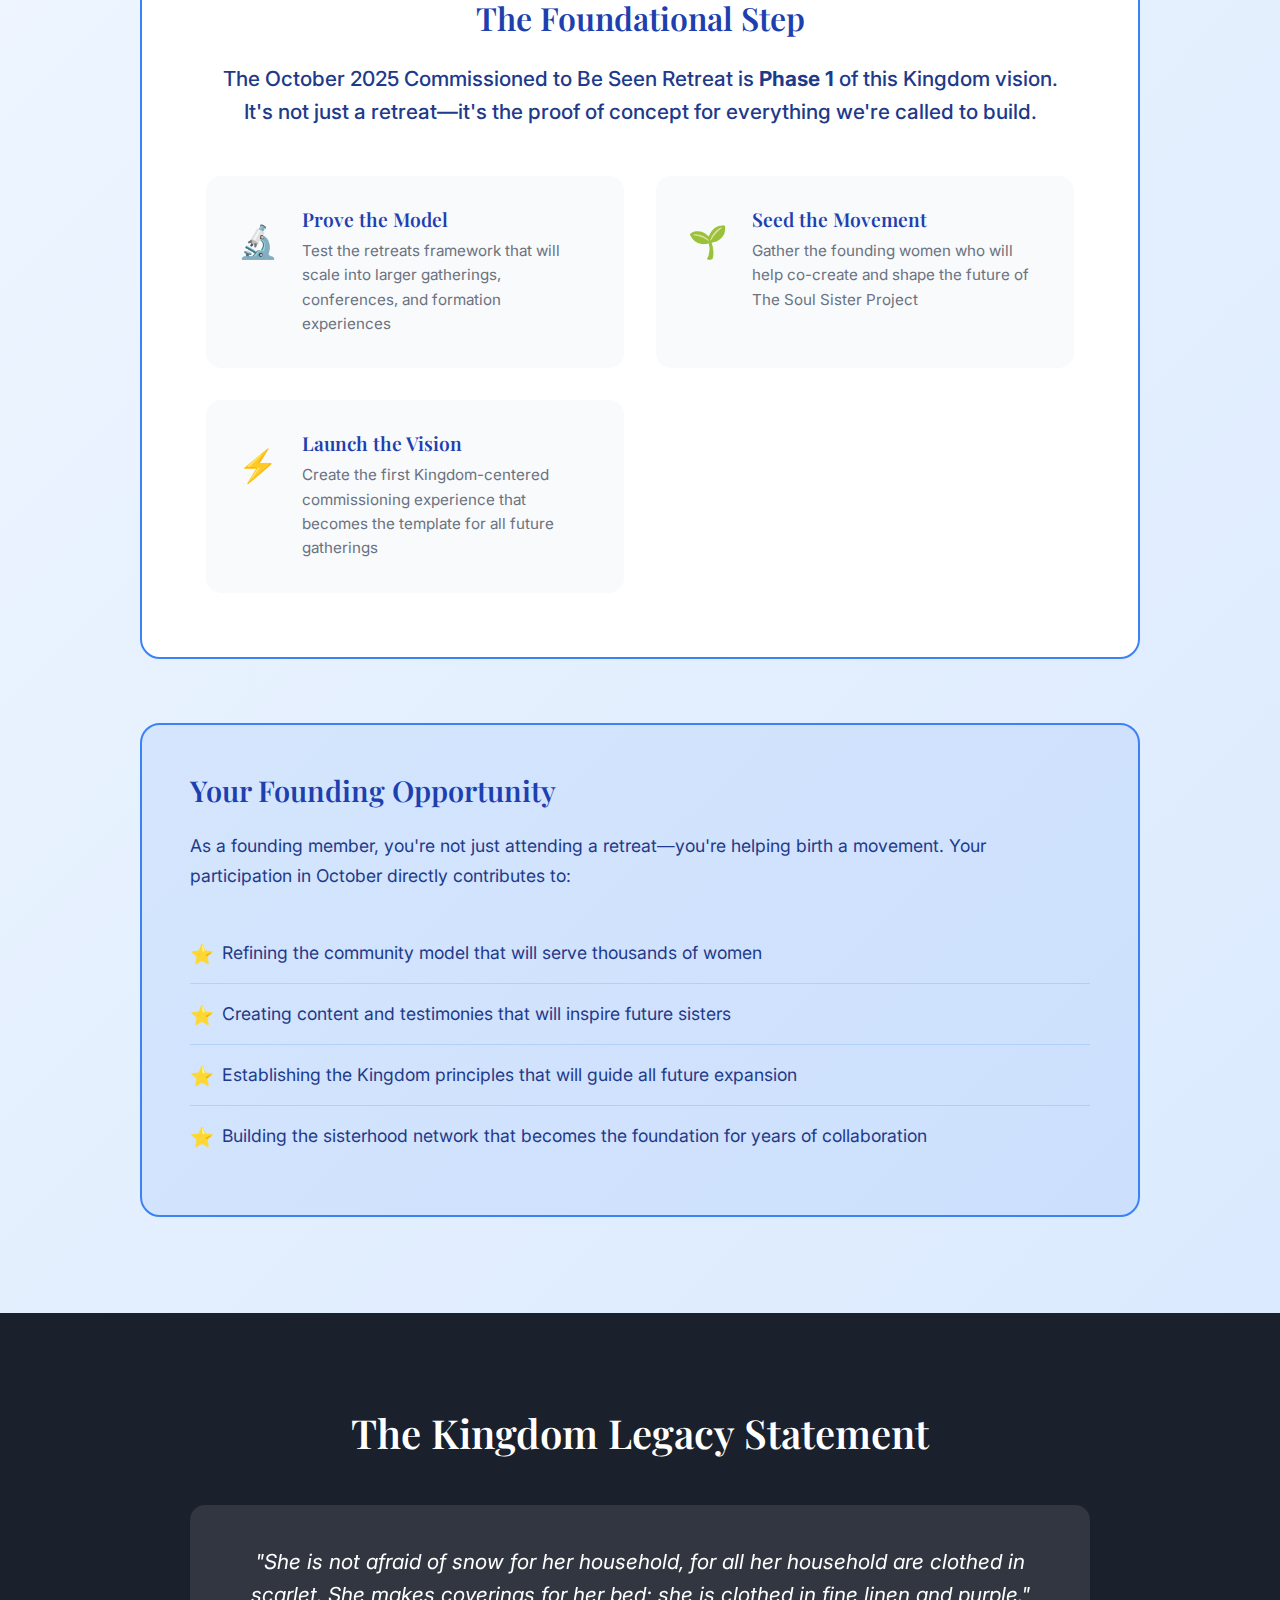
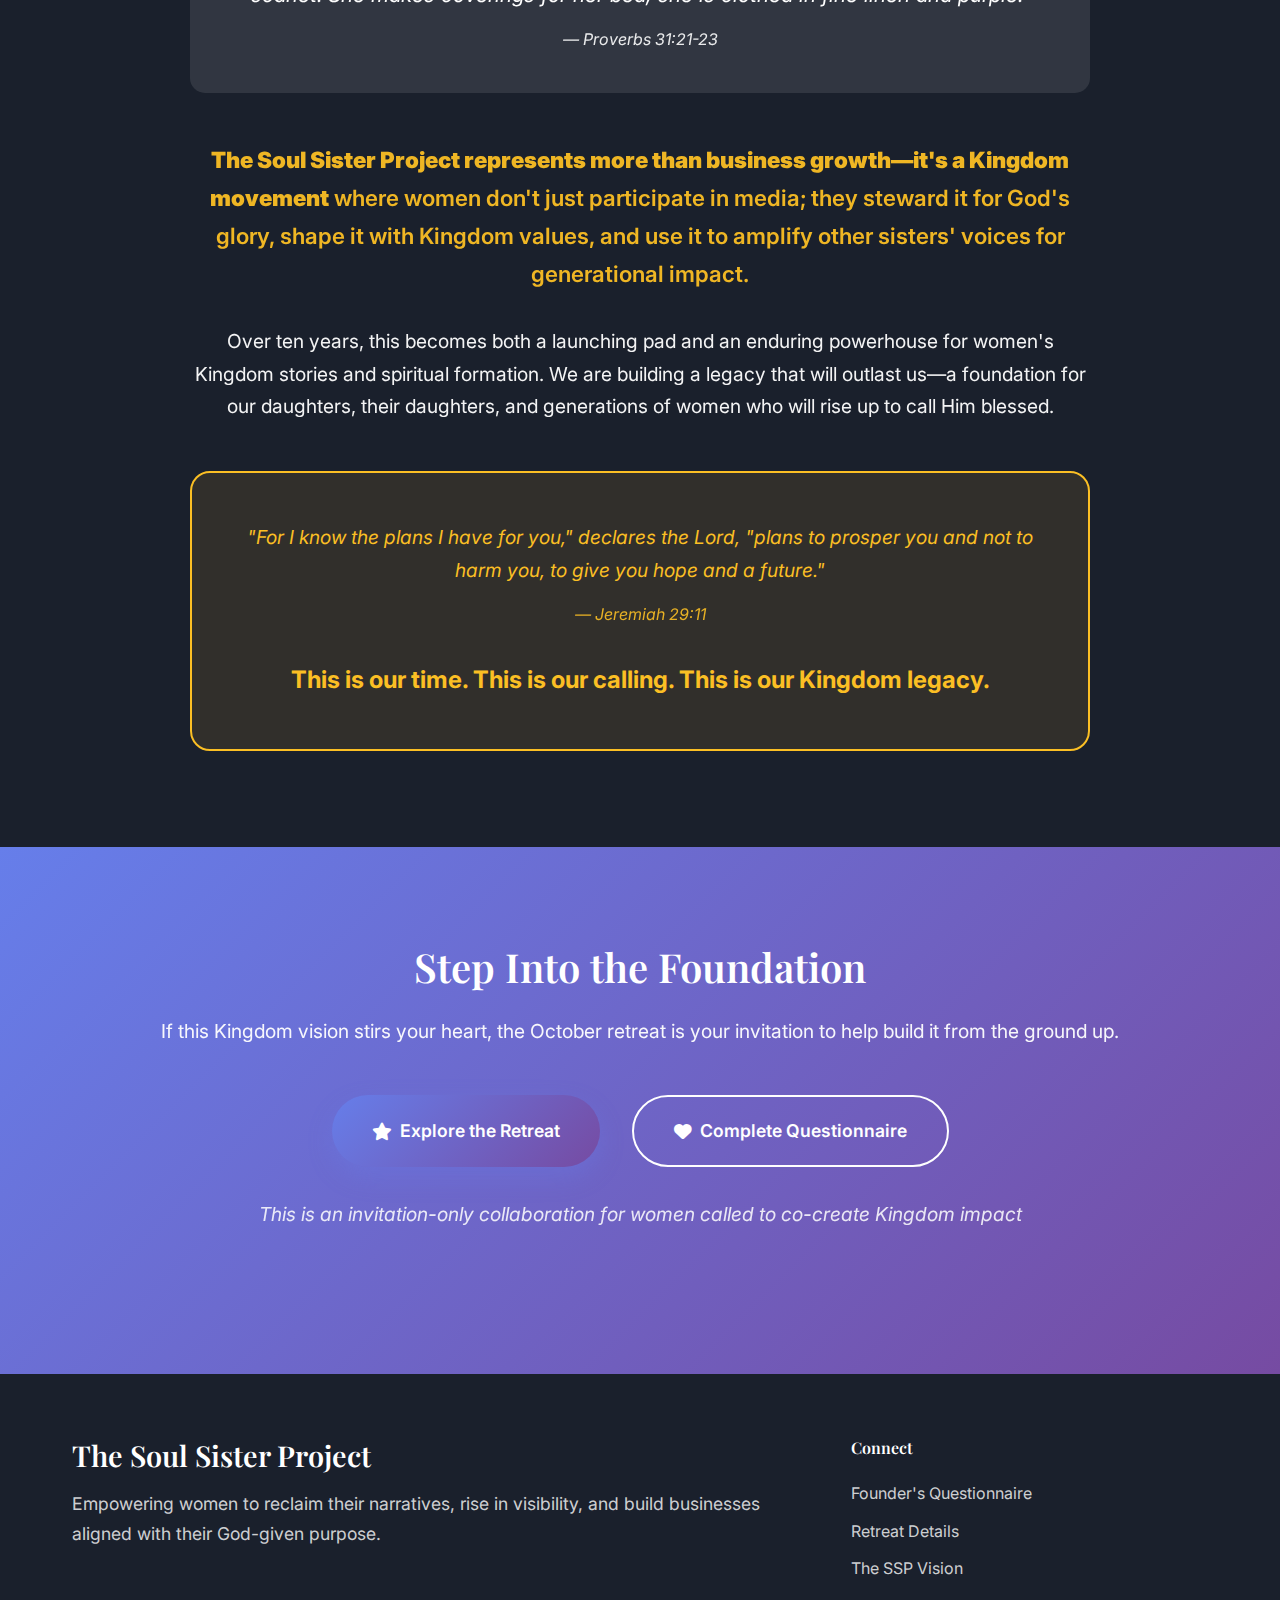
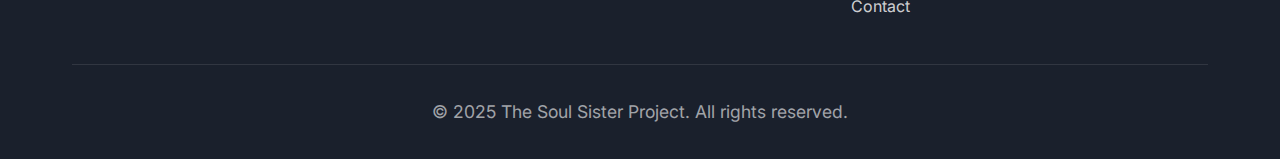
<file: vision.html>
<!DOCTYPE html>
<html lang="en">
<head>
    <meta charset="UTF-8">
    <meta name="viewport" content="width=device-width, initial-scale=1.0">
    <title>The SSP Vision - The Soul Sister Project</title>
    <link href="https://fonts.googleapis.com/css2?family=Inter:wght@300;400;500;600;700&family=Playfair+Display:wght@400;500;600;700&display=swap" rel="stylesheet">
    <link rel="stylesheet" href="https://cdn.jsdelivr.net/npm/@fortawesome/fontawesome-free@6.4.0/css/all.min.css">
    <link rel="stylesheet" href="css/style.css">
</head>
<body>
    <!-- Navigation -->
    <nav class="navbar">
        <div class="nav-container">
            <div class="nav-logo">
                <h2>The Soul Sister Project</h2>
            </div>
            <ul class="nav-menu">
                <li class="nav-item">
                    <a href="index.html" class="nav-link">Home</a>
                </li>
                <li class="nav-item">
                    <a href="vision.html" class="nav-link active">The SSP Vision</a>
                </li>
                <li class="nav-item">
                    <a href="questionnaire.html" class="nav-link">Founder's Questionnaire</a>
                </li>
                <li class="nav-item">
                    <a href="retreat.html" class="nav-link">Retreat Details</a>
                </li>
            </ul>
            <div class="nav-toggle" id="mobile-menu">
                <span class="bar"></span>
                <span class="bar"></span>
                <span class="bar"></span>
            </div>
        </div>
    </nav>

    <!-- Vision Hero -->
    <section class="vision-hero">
        <div class="container">
            <div class="hero-content">
                <h1>The SSP Vision & Strategic Roadmap</h1>
                <p class="hero-subtitle">A Faith-Driven Movement for Women Walking in Their God-Given Calling</p>
                <div class="hero-scripture">
                    <p><em>"She is clothed with strength and dignity; she can laugh at the days to come. She speaks with wisdom, and faithful instruction is on her tongue."</em></p>
                    <cite>— Proverbs 31:25-26</cite>
                </div>
            </div>
        </div>
    </section>

    <!-- Kingdom Foundation -->
    <section class="kingdom-foundation-section">
        <div class="container">
            <div class="section-header">
                <h2>🙏 Kingdom Foundation</h2>
                <p>This movement was born from obedience to God's call, not business strategy</p>
            </div>
            
            <div class="foundation-content">
                <div class="foundation-grid">
                    <div class="foundation-pillar">
                        <h3>Divine Calling</h3>
                        <p>The Soul Sister Project exists because God saw women hiding their gifts behind others' dreams and called them into the fullness of their purpose.</p>
                    </div>
                    
                    <div class="foundation-pillar">
                        <h3>Kingdom Stewardship</h3>
                        <p>We are stewards, not owners, of the platforms, influence, and opportunities God entrusts to us. Every strategy serves Kingdom purposes first.</p>
                    </div>
                </div>
                
                <div class="transformation-box">
                    <h3>Core Kingdom Transformation</h3>
                    <div class="transformation-flow">
                        <div class="from-state">
                            <strong>From:</strong> Women hiding behind others' dreams and building everyone else's empires
                        </div>
                        <div class="flow-arrow">
                            <i class="fas fa-arrow-down"></i>
                        </div>
                        <div class="to-state">
                            <strong>To:</strong> Women stepping boldly into their God-given calling, using their voices for Kingdom impact, and building legacies that honor Christ
                        </div>
                    </div>
                </div>
            </div>
        </div>
    </section>

    <!-- Mission & Vision Overview -->
    <section class="mission-overview">
        <div class="container">
            <div class="section-header">
                <h2>The Kingdom Vision</h2>
            </div>
            
            <div class="vision-grid">
                <div class="vision-card">
                    <div class="card-icon">🎯</div>
                    <h3>Mission</h3>
                    <p>The Soul Sister Project exists to make women's voices visible, connected, and impossible to ignore. Rooted in Kingdom sisterhood, we are building a community-driven media company that creates platforms where women rise together.</p>
                </div>
                
                <div class="vision-card">
                    <div class="card-icon">🌟</div>
                    <h3>10-Year Vision</h3>
                    <p>Over the next decade, The Soul Sister Project will evolve into a premier Kingdom-centered media company for women worldwide. From digital shows and podcasts to live events, publishing, and thought-leadership platforms.</p>
                </div>
                
                <div class="vision-card">
                    <div class="card-icon">⚡</div>
                    <h3>Core Transformation</h3>
                    <p>We provide women with community, visibility, and platforms that transform their presence from hidden to undeniable, ensuring their voices carry weight and influence in every sphere.</p>
                </div>
            </div>
        </div>
    </section>

    <!-- Sister Covenant -->
    <section class="sister-covenant">
        <div class="container">
            <div class="covenant-content">
                <h2>Sister Covenant</h2>
                <div class="covenant-scripture">
                    <p><em>"As iron sharpens iron, so one person sharpens another."</em></p>
                    <cite>— Proverbs 27:17</cite>
                </div>
                
                <div class="covenant-grid">
                    <div class="covenant-column">
                        <h3>We Commit To:</h3>
                        <ul>
                            <li>Speaking truth in love, even when it's difficult</li>
                            <li>Celebrating each other's wins without comparison</li>
                            <li>Prayer partnership in business and ministry decisions</li>
                            <li>Collaborative Kingdom building over competition</li>
                        </ul>
                    </div>
                    
                    <div class="covenant-column">
                        <h3>We Believe:</h3>
                        <ul>
                            <li>God has uniquely equipped each sister for impact</li>
                            <li>There is room for all of us to rise and shine</li>
                            <li>Our platforms are tools for Kingdom advancement</li>
                            <li>Legacy is built through faithful stewardship</li>
                        </ul>
                    </div>
                </div>
            </div>
        </div>
    </section>

    <!-- Two Kingdom Pillars -->
    <section class="kingdom-pillars">
        <div class="container">
            <div class="section-header">
                <h2>Two Kingdom Pillars</h2>
                <p>Our business model is built on two complementary foundations</p>
            </div>
            
            <div class="pillars-grid">
                <div class="pillar-card">
                    <div class="pillar-header">
                        <h3>Pillar 1: Kingdom Amplification Platform</h3>
                        <p class="pillar-subtitle">Central hub offering tiered sisterhood access focused on visibility, connection, and collaborative Kingdom building</p>
                    </div>
                    
                    <div class="pillar-features">
                        <h4>Features Include:</h4>
                        <ul>
                            <li>Faith-integrated content creation and collaboration</li>
                            <li>Kingdom-minded networking and sisterhood events</li>
                            <li>Platform sharing opportunities (podcasts, publications)</li>
                            <li>Prayer partnership and spiritual accountability</li>
                            <li>Business development with Kingdom principles</li>
                        </ul>
                    </div>
                    
                    <div class="sisterhood-levels">
                        <h4>Sisterhood Levels:</h4>
                        <div class="level">
                            <strong>Open Circle:</strong> Digital community access, events, resource library
                        </div>
                        <div class="level">
                            <strong>Inner Circle:</strong> Featured opportunities, private workshops, priority access
                        </div>
                        <div class="level">
                            <strong>Legacy Circle:</strong> Leadership development, mentorship, collaborative projects
                        </div>
                    </div>
                </div>
                
                <div class="pillar-card">
                    <div class="pillar-header">
                        <h3>Pillar 2: Faith-Led Transformation Services</h3>
                        <p class="pillar-subtitle">Specialized coaching and mentorship services that integrate faith with business strategy</p>
                    </div>
                    
                    <div class="pillar-features">
                        <h4>Services Include:</h4>
                        <ul>
                            <li>Faith-integrated business coaching</li>
                            <li>Kingdom-focused brand development</li>
                            <li>Biblical leadership development</li>
                            <li>Spiritual formation for entrepreneurs</li>
                            <li>Legacy planning and stewardship</li>
                        </ul>
                    </div>
                    
                    <div class="integration-note">
                        <h4>Integration Benefits:</h4>
                        <p>Sisters naturally connect with vetted, faith-aligned coaches through community events and featured content. All coaching remains opt-in and separate from sisterhood access.</p>
                    </div>
                </div>
            </div>
        </div>
    </section>

    <!-- Kingdom Operating Principles -->
    <section class="operating-principles">
        <div class="container">
            <div class="section-header">
                <h2>Kingdom Operating Principles</h2>
            </div>
            
            <div class="principles-grid">
                <div class="principle">
                    <div class="principle-icon">🙏</div>
                    <h3>Prayer-First Decision Making</h3>
                    <p>Every strategic decision begins with prayer. We seek God's wisdom before pursuing opportunities, partnerships, or growth initiatives.</p>
                </div>
                
                <div class="principle">
                    <div class="principle-icon">📖</div>
                    <h3>Biblical Business Ethics</h3>
                    <p>Our content, partnerships, and business practices align with Biblical values. We choose faithfulness over profit when the two conflict.</p>
                </div>
                
                <div class="principle">
                    <div class="principle-icon">🤝</div>
                    <h3>Collaboration Over Competition</h3>
                    <p>We celebrate other women's success and seek partnership opportunities. The Kingdom mindset believes there's room for everyone to thrive.</p>
                </div>
                
                <div class="principle">
                    <div class="principle-icon">💰</div>
                    <h3>Stewardship Accountability</h3>
                    <p>We view our platforms, resources, and influence as gifts from God to be stewarded faithfully for Kingdom impact.</p>
                </div>
                
                <div class="principle">
                    <div class="principle-icon">🌱</div>
                    <h3>Generational Thinking</h3>
                    <p>Every decision considers long-term Kingdom impact and the legacy we're creating for future generations of women leaders.</p>
                </div>
                
                <div class="principle">
                    <div class="principle-icon">💞</div>
                    <h3>Grace-Filled Community</h3>
                    <p>We extend grace while maintaining standards, knowing that transformation is a journey and community provides the support for growth.</p>
                </div>
            </div>
        </div>
    </section>

    <!-- Media Production Vision -->
    <section class="media-production">
        <div class="container">
            <div class="section-header">
                <h2>Kingdom Media Production Company</h2>
                <p>For women ready to become visible after years of faithful building behind-the-scenes</p>
            </div>
            
            <div class="media-content">
                <div class="media-vision-box">
                    <p class="lead">This Kingdom-centered media company curates platforms where their faces, voices, and authentic stories take center stage for God's glory.</p>
                </div>
                
                <div class="media-grid">
                    <div class="media-capability">
                        <h3>Core Media Production</h3>
                        <ul>
                            <li><strong>Digital Content:</strong> Faith-integrated podcasts, YouTube series, online courses</li>
                            <li><strong>Publishing & Print:</strong> Books, anthologies, magazines honoring Kingdom values</li>
                            <li><strong>Events & Live:</strong> Conferences, workshops, live-streamed summits with worship</li>
                            <li><strong>Brand Development:</strong> Photography, media coaching, storytelling development</li>
                            <li><strong>Documentary & Film:</strong> Personal transformation stories, Kingdom impact documentaries</li>
                        </ul>
                    </div>
                    
                    <div class="media-standards">
                        <h3>Kingdom Content Standards</h3>
                        <ul>
                            <li><strong>Christ-Centered:</strong> All content reflects Kingdom values and eternal purposes</li>
                            <li><strong>Excellence:</strong> High-quality production honoring God through professional standards</li>
                            <li><strong>Authenticity:</strong> Real transformation stories that encourage without perfectionism</li>
                            <li><strong>Community:</strong> Content building sisterhood and avoiding competitive messaging</li>
                            <li><strong>Legacy-Minded:</strong> Messages considering generational impact and Kingdom advancement</li>
                        </ul>
                    </div>
                </div>
            </div>
        </div>
    </section>

    <!-- Strategic Timeline -->
    <section class="strategic-timeline">
        <div class="container">
            <div class="section-header">
                <h2>10-Year Kingdom Vision Timeline</h2>
                <p>A roadmap for building lasting Kingdom impact</p>
            </div>
            
            <div class="timeline">
                <div class="timeline-phase">
                    <div class="phase-marker">1-2</div>
                    <div class="phase-content">
                        <h3>Years 1-2: Kingdom Foundation & Initial Growth</h3>
                        <div class="phase-highlights">
                            <div class="highlight">
                                <h4>Community & Platform Development</h4>
                                <p>Launch faith-centered sisterhood community with three-tier access structure and Kingdom principles integration</p>
                            </div>
                            <div class="highlight">
                                <h4>Content & Visibility</h4>
                                <p>Establish content pipelines: podcast, blog, sister spotlights, Kingdom impact stories, and external platform bookings</p>
                            </div>
                        </div>
                    </div>
                </div>
                
                <div class="timeline-phase">
                    <div class="phase-marker">3-5</div>
                    <div class="phase-content">
                        <h3>Years 3-5: Kingdom Expansion & Diversification</h3>
                        <div class="phase-highlights">
                            <div class="highlight">
                                <h4>Platform Growth</h4>
                                <p>Launch Kingdom-centered digital magazine, book publishing, annual Kingdom Impact Summit, and regional gatherings</p>
                            </div>
                            <div class="highlight">
                                <h4>Formation Programs</h4>
                                <p>Develop structured programs combining faith and business, scholarship programs, and missionary entrepreneurship support</p>
                            </div>
                        </div>
                    </div>
                </div>
                
                <div class="timeline-phase">
                    <div class="phase-marker">6-8</div>
                    <div class="phase-content">
                        <h3>Years 6-8: Kingdom Scale & Sustainability</h3>
                        <div class="phase-highlights">
                            <div class="highlight">
                                <h4>Media Expansion</h4>
                                <p>Syndicate content to major platforms, launch Kingdom business documentary series, establish "Soul Sister Media" as recognized brand</p>
                            </div>
                            <div class="highlight">
                                <h4>Leadership Development</h4>
                                <p>Certify Kingdom Soul Sister Coaches, comprehensive alumni circle, large signature conferences</p>
                            </div>
                        </div>
                    </div>
                </div>
                
                <div class="timeline-phase">
                    <div class="phase-marker">9-10</div>
                    <div class="phase-content">
                        <h3>Years 9-10: Kingdom Legacy & Global Reach</h3>
                        <div class="phase-highlights">
                            <div class="highlight">
                                <h4>Legacy Platform</h4>
                                <p>Achieve recognition as premier Kingdom-centered women's leadership platform with global satellite chapters</p>
                            </div>
                            <div class="highlight">
                                <h4>Generational Impact</h4>
                                <p>Launch Kingdom business university, licensing partnerships, documentary series on generational Kingdom impact</p>
                            </div>
                        </div>
                    </div>
                </div>
            </div>
        </div>
    </section>

    <!-- Where the Retreat Fits -->
    <section class="retreat-connection">
        <div class="container">
            <div class="connection-content">
                <h2>Where the Retreat Fits In</h2>
                
                <div class="connection-box">
                    <h3>The Foundational Step</h3>
                    <p class="lead">The October 2025 Commissioned to Be Seen Retreat is <strong>Phase 1</strong> of this Kingdom vision. It's not just a retreat—it's the proof of concept for everything we're called to build.</p>
                    
                    <div class="retreat-purpose">
                        <div class="purpose-item">
                            <div class="purpose-icon">🔬</div>
                            <div class="purpose-content">
                                <h4>Prove the Model</h4>
                                <p>Test the retreats framework that will scale into larger gatherings, conferences, and formation experiences</p>
                            </div>
                        </div>
                        
                        <div class="purpose-item">
                            <div class="purpose-icon">🌱</div>
                            <div class="purpose-content">
                                <h4>Seed the Movement</h4>
                                <p>Gather the founding women who will help co-create and shape the future of The Soul Sister Project</p>
                            </div>
                        </div>
                        
                        <div class="purpose-item">
                            <div class="purpose-icon">⚡</div>
                            <div class="purpose-content">
                                <h4>Launch the Vision</h4>
                                <p>Create the first Kingdom-centered commissioning experience that becomes the template for all future gatherings</p>
                            </div>
                        </div>
                    </div>
                </div>
                
                <div class="founding-opportunity">
                    <h3>Your Founding Opportunity</h3>
                    <p>As a founding member, you're not just attending a retreat—you're helping birth a movement. Your participation in October directly contributes to:</p>
                    
                    <ul class="opportunity-list">
                        <li>Refining the community model that will serve thousands of women</li>
                        <li>Creating content and testimonies that will inspire future sisters</li>
                        <li>Establishing the Kingdom principles that will guide all future expansion</li>
                        <li>Building the sisterhood network that becomes the foundation for years of collaboration</li>
                    </ul>
                </div>
            </div>
        </div>
    </section>

    <!-- Kingdom Legacy Statement -->
    <section class="legacy-statement">
        <div class="container">
            <div class="legacy-content">
                <h2>The Kingdom Legacy Statement</h2>
                
                <div class="legacy-scripture">
                    <p><em>"She is not afraid of snow for her household, for all her household are clothed in scarlet. She makes coverings for her bed; she is clothed in fine linen and purple."</em></p>
                    <cite>— Proverbs 31:21-23</cite>
                </div>
                
                <div class="legacy-vision">
                    <p class="lead"><strong>The Soul Sister Project represents more than business growth—it's a Kingdom movement</strong> where women don't just participate in media; they steward it for God's glory, shape it with Kingdom values, and use it to amplify other sisters' voices for generational impact.</p>
                    
                    <p>Over ten years, this becomes both a launching pad and an enduring powerhouse for women's Kingdom stories and spiritual formation. We are building a legacy that will outlast us—a foundation for our daughters, their daughters, and generations of women who will rise up to call Him blessed.</p>
                </div>
                
                <div class="final-call">
                    <div class="call-scripture">
                        <p><em>"For I know the plans I have for you," declares the Lord, "plans to prosper you and not to harm you, to give you hope and a future."</em></p>
                        <cite>— Jeremiah 29:11</cite>
                    </div>
                    
                    <p class="call-statement">This is our time. This is our calling. This is our Kingdom legacy.</p>
                </div>
            </div>
        </div>
    </section>

    <!-- Call to Action -->
    <section class="vision-cta">
        <div class="container">
            <div class="cta-content">
                <h2>Step Into the Foundation</h2>
                <p>If this Kingdom vision stirs your heart, the October retreat is your invitation to help build it from the ground up.</p>
                
                <div class="cta-buttons">
                    <a href="retreat.html" class="btn btn-primary btn-large">
                        <i class="fas fa-star"></i>
                        Explore the Retreat
                    </a>
                    <a href="questionnaire.html" class="btn btn-secondary btn-large">
                        <i class="fas fa-heart"></i>
                        Complete Questionnaire
                    </a>
                </div>
                
                <p class="cta-note">This is an invitation-only collaboration for women called to co-create Kingdom impact</p>
            </div>
        </div>
    </section>

    <!-- Footer -->
    <footer class="footer">
        <div class="container">
            <div class="footer-content">
                <div class="footer-brand">
                    <h3>The Soul Sister Project</h3>
                    <p>Empowering women to reclaim their narratives, rise in visibility, and build businesses aligned with their God-given purpose.</p>
                </div>
                <div class="footer-links">
                    <h4>Connect</h4>
                    <ul>
                        <li><a href="questionnaire.html">Founder's Questionnaire</a></li>
                        <li><a href="retreat.html">Retreat Details</a></li>
                        <li><a href="vision.html">The SSP Vision</a></li>
                        <li><a href="mailto:hello@soulsisterproject.com">Contact</a></li>
                    </ul>
                </div>
            </div>
            <div class="footer-bottom">
                <p>&copy; 2025 The Soul Sister Project. All rights reserved.</p>
            </div>
        </div>
    </footer>

    <script src="js/main.js"></script>
</body>
</html>
</file>
<file: css/style.css>
/* ========================================
   The Soul Sister Project - CSS Styles
   Commissioned to Be Seen Retreat
   ======================================== */

/* CSS Reset & Base Styles */
* {
    margin: 0;
    padding: 0;
    box-sizing: border-box;
}

html {
    scroll-behavior: smooth;
    font-size: 16px;
}

body {
    font-family: 'Inter', -apple-system, BlinkMacSystemFont, 'Segoe UI', Roboto, Oxygen, Ubuntu, Cantarell, sans-serif;
    line-height: 1.6;
    color: #2c3e50;
    background-color: #ffffff;
    overflow-x: hidden;
}

/* Typography */
h1, h2, h3, h4, h5, h6 {
    font-family: 'Playfair Display', Georgia, serif;
    font-weight: 600;
    line-height: 1.2;
    margin-bottom: 1rem;
    color: #1a202c;
}

h1 {
    font-size: 3.5rem;
    font-weight: 700;
}

h2 {
    font-size: 2.5rem;
    font-weight: 600;
}

h3 {
    font-size: 1.8rem;
    font-weight: 600;
}

p {
    margin-bottom: 1.5rem;
    font-size: 1.1rem;
    line-height: 1.7;
}

.lead {
    font-size: 1.3rem;
    font-weight: 500;
    line-height: 1.6;
    color: #4a5568;
}

/* Container & Layout */
.container {
    max-width: 1200px;
    margin: 0 auto;
    padding: 0 2rem;
}

.section-header {
    text-align: center;
    margin-bottom: 4rem;
}

.section-header h2 {
    margin-bottom: 1rem;
    background: linear-gradient(135deg, #667eea 0%, #764ba2 100%);
    -webkit-background-clip: text;
    -webkit-text-fill-color: transparent;
    background-clip: text;
}

.section-header p {
    font-size: 1.2rem;
    color: #6b7280;
    max-width: 600px;
    margin: 0 auto;
}

/* Navigation */
.navbar {
    position: fixed;
    top: 0;
    width: 100%;
    background: rgba(255, 255, 255, 0.95);
    backdrop-filter: blur(10px);
    border-bottom: 1px solid rgba(0, 0, 0, 0.1);
    z-index: 1000;
    transition: all 0.3s ease;
}

.nav-container {
    max-width: 1200px;
    margin: 0 auto;
    padding: 0 2rem;
    display: flex;
    justify-content: space-between;
    align-items: center;
    height: 80px;
}

.nav-logo h2 {
    font-size: 1.5rem;
    font-weight: 700;
    background: linear-gradient(135deg, #667eea 0%, #764ba2 100%);
    -webkit-background-clip: text;
    -webkit-text-fill-color: transparent;
    background-clip: text;
    margin: 0;
}

.nav-menu {
    display: flex;
    list-style: none;
    gap: 2rem;
}

.nav-link {
    text-decoration: none;
    color: #4a5568;
    font-weight: 500;
    font-size: 1rem;
    transition: all 0.3s ease;
    position: relative;
}

.nav-link:hover,
.nav-link.active {
    color: #667eea;
}

.nav-link::after {
    content: '';
    position: absolute;
    bottom: -5px;
    left: 0;
    width: 0;
    height: 2px;
    background: linear-gradient(135deg, #667eea 0%, #764ba2 100%);
    transition: width 0.3s ease;
}

.nav-link:hover::after,
.nav-link.active::after {
    width: 100%;
}

.nav-toggle {
    display: none;
    flex-direction: column;
    cursor: pointer;
}

.bar {
    width: 25px;
    height: 3px;
    background: #4a5568;
    margin: 3px 0;
    transition: 0.3s;
}

/* Buttons */
.btn {
    display: inline-flex;
    align-items: center;
    gap: 0.5rem;
    padding: 1rem 2rem;
    font-size: 1rem;
    font-weight: 600;
    text-decoration: none;
    border-radius: 50px;
    transition: all 0.3s ease;
    cursor: pointer;
    border: none;
    font-family: inherit;
}

.btn-primary {
    background: linear-gradient(135deg, #667eea 0%, #764ba2 100%);
    color: white;
    box-shadow: 0 10px 25px rgba(102, 126, 234, 0.3);
}

.btn-primary:hover {
    transform: translateY(-2px);
    box-shadow: 0 15px 35px rgba(102, 126, 234, 0.4);
}

.btn-secondary {
    background: transparent;
    color: #ffffff;
    border: 2px solid #ffffff;
}

.btn-secondary:hover {
    background: #667eea;
    color: white;
    transform: translateY(-2px);
}

.btn-outline {
    background: transparent;
    color: #4a5568;
    border: 2px solid #e2e8f0;
}

.btn-outline:hover {
    background: #4a5568;
    color: white;
    border-color: #4a5568;
}

.btn-white {
    background: transparent;
    color: white;
    border: 2px solid white;
}

.btn-white:hover {
    background: white;
    color: #667eea;
    border-color: white;
}

.btn-large {
    padding: 1.25rem 2.5rem;
    font-size: 1.1rem;
}

/* Hero Section - Home Page */
.hero {
    min-height: 100vh;
    background: linear-gradient(135deg, #667eea 0%, #764ba2 100%);
    display: flex;
    align-items: center;
    justify-content: center;
    text-align: center;
    color: white;
    position: relative;
    overflow: hidden;
}

.hero::before {
    content: '';
    position: absolute;
    top: 0;
    left: 0;
    right: 0;
    bottom: 0;
    background: url('data:image/svg+xml,<svg width="60" height="60" viewBox="0 0 60 60" xmlns="http://www.w3.org/2000/svg"><g fill="none" fill-rule="evenodd"><g fill="%23ffffff10" fill-opacity="0.1"><polygon points="60,30 30,60 0,30 30,0"/></g></g></svg>');
    opacity: 0.1;
}

.hero-content {
    position: relative;
    z-index: 2;
}

.hero-title {
    font-size: 4rem;
    font-weight: 700;
    margin-bottom: 1.5rem;
    text-shadow: 0 5px 15px rgba(0, 0, 0, 0.2);
}

.hero-subtitle {
    font-size: 1.5rem;
    font-weight: 400;
    margin-bottom: 3rem;
    opacity: 0.9;
}

.hero-cta {
    display: flex;
    gap: 1.5rem;
    justify-content: center;
    flex-wrap: wrap;
}

.scroll-indicator {
    position: absolute;
    bottom: 2rem;
    left: 50%;
    transform: translateX(-50%);
    color: white;
    font-size: 1.5rem;
    opacity: 0.7;
    animation: bounce 2s infinite;
}

@keyframes bounce {
    0%, 20%, 50%, 80%, 100% {
        transform: translateX(-50%) translateY(0);
    }
    40% {
        transform: translateX(-50%) translateY(-10px);
    }
    60% {
        transform: translateX(-50%) translateY(-5px);
    }
}

/* Letter Section */
.letter-section {
    padding: 6rem 0;
    background: #f8fafc;
}

.letter-content {
    max-width: 800px;
    margin: 0 auto;
    background: white;
    padding: 4rem;
    border-radius: 20px;
    box-shadow: 0 20px 60px rgba(0, 0, 0, 0.1);
}

.letter-header h2 {
    font-size: 2rem;
    color: #667eea;
    margin-bottom: 2rem;
    font-family: 'Playfair Display', serif;
    font-style: italic;
}

.letter-body p {
    font-size: 1.1rem;
    line-height: 1.8;
    margin-bottom: 2rem;
}

.vision-box {
    background: linear-gradient(135deg, #667eea10 0%, #764ba210 100%);
    padding: 2.5rem;
    border-radius: 15px;
    margin: 3rem 0;
    border-left: 5px solid #667eea;
}

.vision-box h3 {
    color: #667eea;
    margin-bottom: 1rem;
}

.founders-call {
    margin: 3rem 0;
}

.founders-call h3 {
    color: #1a202c;
    margin-bottom: 1rem;
}

.retreat-details-preview {
    background: #f7fafc;
    padding: 2rem;
    border-radius: 15px;
    margin: 3rem 0;
}

.retreat-details-preview ul {
    list-style: none;
    padding: 0;
}

.retreat-details-preview li {
    padding: 0.75rem 0;
    border-bottom: 1px solid #e2e8f0;
    font-size: 1.1rem;
}

.retreat-details-preview li:last-child {
    border-bottom: none;
}

.call-to-action {
    margin-top: 3rem;
    text-align: center;
}

.signature {
    margin-top: 2rem;
    padding-top: 2rem;
    border-top: 1px solid #e2e8f0;
}

.signature p {
    margin-bottom: 0.5rem;
}

/* New Letter Sections */
.thursday-vision {
    background: #f7fafc;
    padding: 2rem;
    border-radius: 15px;
    margin: 3rem 0;
    border-left: 5px solid #10b981;
}

.thursday-vision h3 {
    color: #10b981;
    margin-bottom: 1rem;
}

.founding-members {
    margin: 3rem 0;
}

.founding-members h3 {
    color: #1a202c;
    margin-bottom: 1rem;
}

.heart-statement {
    background: linear-gradient(135deg, #667eea10 0%, #764ba210 100%);
    padding: 2rem;
    border-radius: 15px;
    margin: 2rem 0;
    text-align: center;
    border: 2px solid #667eea;
}

.heart-statement p {
    margin: 0;
    font-size: 1.2rem;
    font-weight: 600;
    color: #667eea;
    line-height: 1.6;
}

/* Next Steps Section */
.next-steps {
    padding: 6rem 0;
    background: white;
}

.next-steps h2 {
    text-align: center;
    margin-bottom: 4rem;
    font-size: 2.5rem;
}

.steps-grid {
    display: grid;
    grid-template-columns: repeat(auto-fit, minmax(350px, 1fr));
    gap: 3rem;
    margin-top: 4rem;
}

.step {
    text-align: center;
    padding: 3rem 2rem;
    background: #f8fafc;
    border-radius: 20px;
    transition: all 0.3s ease;
    position: relative;
    overflow: hidden;
}

.step::before {
    content: '';
    position: absolute;
    top: 0;
    left: 0;
    right: 0;
    height: 5px;
    background: linear-gradient(135deg, #667eea 0%, #764ba2 100%);
}

.step:hover {
    transform: translateY(-10px);
    box-shadow: 0 20px 40px rgba(0, 0, 0, 0.1);
}

.step-number {
    display: inline-flex;
    align-items: center;
    justify-content: center;
    width: 60px;
    height: 60px;
    background: linear-gradient(135deg, #667eea 0%, #764ba2 100%);
    color: white;
    font-size: 1.5rem;
    font-weight: 700;
    border-radius: 50%;
    margin-bottom: 1.5rem;
}

.step h3 {
    margin-bottom: 1rem;
    color: #1a202c;
}

.step p {
    margin-bottom: 2rem;
    color: #6b7280;
}

/* Retreat Hero */
.retreat-hero {
    position: relative;
    min-height: 100vh;
    display: flex;
    align-items: center;
    justify-content: center;
    text-align: center;
    color: white;
    overflow: hidden;
}

.hero-background {
    position: absolute;
    top: 0;
    left: 0;
    right: 0;
    bottom: 0;
    background-size: cover;
    background-position: center;
    background-attachment: fixed;
}

.hero-overlay {
    position: absolute;
    top: 0;
    left: 0;
    right: 0;
    bottom: 0;
    background: linear-gradient(135deg, rgba(102, 126, 234, 0.8) 0%, rgba(118, 75, 162, 0.8) 100%);
}

.retreat-hero .hero-content {
    position: relative;
    z-index: 2;
}

.retreat-hero h1 {
    font-size: 4.5rem;
    margin-bottom: 1rem;
    text-shadow: 0 5px 15px rgba(0, 0, 0, 0.3);
}

.retreat-hero h2 {
    font-size: 2rem;
    font-weight: 400;
    margin-bottom: 2rem;
    opacity: 0.95;
}

.hero-details {
    display: flex;
    gap: 2rem;
    justify-content: center;
    flex-wrap: wrap;
    margin-bottom: 3rem;
}

.hero-details p {
    display: flex;
    align-items: center;
    gap: 0.5rem;
    font-size: 1.2rem;
    margin: 0;
    padding: 0.75rem 1.5rem;
    background: rgba(255, 255, 255, 0.2);
    border-radius: 25px;
    backdrop-filter: blur(10px);
}

/* Vision Section */
.vision-section {
    padding: 6rem 0;
    background: white;
}

.vision-content {
    max-width: 800px;
    margin: 0 auto;
    text-align: center;
}

/* Venue Section */
.venue-section {
    padding: 6rem 0;
    background: #f8fafc;
}

.venue-gallery {
    margin: 4rem 0;
}

.gallery-main {
    margin-bottom: 2rem;
}

.main-image {
    width: 100%;
    height: 500px;
    object-fit: cover;
    border-radius: 20px;
    box-shadow: 0 20px 60px rgba(0, 0, 0, 0.15);
}

.gallery-thumbnails {
    display: grid;
    grid-template-columns: repeat(auto-fit, minmax(200px, 1fr));
    gap: 1rem;
}

.thumbnail {
    width: 100%;
    height: 150px;
    object-fit: cover;
    border-radius: 15px;
    cursor: pointer;
    transition: all 0.3s ease;
    border: 3px solid transparent;
}

.thumbnail:hover,
.thumbnail.active {
    border-color: #667eea;
    transform: scale(1.05);
}

.venue-features {
    display: grid;
    grid-template-columns: repeat(auto-fit, minmax(300px, 1fr));
    gap: 3rem;
    margin-top: 4rem;
}

.feature {
    text-align: center;
    padding: 2rem;
}

.feature i {
    font-size: 3rem;
    color: #667eea;
    margin-bottom: 1.5rem;
}

.feature h3 {
    margin-bottom: 1rem;
    color: #1a202c;
}

.feature p {
    color: #6b7280;
    margin: 0;
}

/* Expectations Section */
.expectations-section {
    padding: 6rem 0;
    background: white;
}

.expectations-grid {
    display: grid;
    grid-template-columns: repeat(auto-fit, minmax(350px, 1fr));
    gap: 2.5rem;
}

.expectation-card {
    background: #f8fafc;
    padding: 3rem 2rem;
    border-radius: 20px;
    text-align: center;
    transition: all 0.3s ease;
    border: 1px solid #e2e8f0;
}

.expectation-card:hover {
    transform: translateY(-10px);
    box-shadow: 0 20px 40px rgba(0, 0, 0, 0.1);
    border-color: #667eea;
}

.card-icon {
    width: 80px;
    height: 80px;
    background: linear-gradient(135deg, #667eea 0%, #764ba2 100%);
    border-radius: 50%;
    display: flex;
    align-items: center;
    justify-content: center;
    margin: 0 auto 2rem;
}

.card-icon i {
    font-size: 2rem;
    color: white;
}

.expectation-card h3 {
    margin-bottom: 1rem;
    color: #1a202c;
}

.expectation-card p {
    color: #6b7280;
    margin: 0;
}

/* Schedule Section */
.schedule-section {
    padding: 6rem 0;
    background: #f8fafc;
}

.schedule-timeline {
    max-width: 800px;
    margin: 0 auto;
}

.timeline-item {
    display: flex;
    gap: 3rem;
    margin-bottom: 4rem;
    align-items: flex-start;
}

.timeline-date {
    flex-shrink: 0;
    text-align: center;
    min-width: 120px;
}

.timeline-date h3 {
    font-size: 2rem;
    color: #667eea;
    margin-bottom: 0.5rem;
}

.timeline-date span {
    font-size: 1rem;
    color: #6b7280;
    font-weight: 500;
}

.timeline-content {
    background: white;
    padding: 2.5rem;
    border-radius: 15px;
    box-shadow: 0 10px 30px rgba(0, 0, 0, 0.1);
    flex: 1;
}

.timeline-content h4 {
    color: #1a202c;
    margin-bottom: 1.5rem;
    font-size: 1.5rem;
}

.timeline-content ul {
    list-style: none;
    padding: 0;
}

.timeline-content li {
    padding: 0.75rem 0;
    border-bottom: 1px solid #f1f5f9;
    font-size: 1.1rem;
    color: #4a5568;
    position: relative;
    padding-left: 1.5rem;
}

.timeline-content li::before {
    content: '•';
    position: absolute;
    left: 0;
    color: #667eea;
    font-weight: bold;
}

.timeline-content li:last-child {
    border-bottom: none;
}

/* Investment Section */
.investment-section {
    padding: 6rem 0;
    background: white;
}

.investment-options {
    display: grid;
    grid-template-columns: repeat(auto-fit, minmax(400px, 1fr));
    gap: 3rem;
    max-width: 1000px;
    margin: 0 auto;
}

.investment-card {
    background: #f8fafc;
    border-radius: 20px;
    overflow: hidden;
    border: 2px solid #e2e8f0;
    transition: all 0.3s ease;
}

.investment-card.featured {
    border-color: #667eea;
    transform: scale(1.05);
    background: white;
    box-shadow: 0 20px 60px rgba(102, 126, 234, 0.15);
}

.investment-card:hover {
    transform: translateY(-10px);
    box-shadow: 0 20px 40px rgba(0, 0, 0, 0.1);
}

.investment-card.featured:hover {
    transform: scale(1.05) translateY(-10px);
}

.card-header {
    padding: 3rem 2rem 2rem;
    text-align: center;
    background: linear-gradient(135deg, #667eea10 0%, #764ba210 100%);
}

.investment-card.featured .card-header {
    background: linear-gradient(135deg, #667eea 0%, #764ba2 100%);
    color: white;
}

.card-header h3 {
    font-size: 1.8rem;
    margin-bottom: 1rem;
}

.price {
    margin-bottom: 1rem;
}

.amount {
    font-size: 3rem;
    font-weight: 700;
    font-family: 'Playfair Display', serif;
}

.period {
    display: block;
    font-size: 1rem;
    opacity: 0.8;
    margin-top: 0.5rem;
}

.card-content {
    padding: 2rem;
}

.card-content h4 {
    margin-bottom: 1.5rem;
    color: #1a202c;
}

.card-content ul {
    list-style: none;
    padding: 0;
    margin-bottom: 2rem;
}

.card-content li {
    padding: 0.75rem 0;
    display: flex;
    align-items: center;
    gap: 0.75rem;
    font-size: 1rem;
    color: #4a5568;
}

.card-content li i {
    color: #10b981;
    font-size: 1.1rem;
}

.card-cta {
    text-align: center;
}

.payment-options {
    margin-top: 1rem;
    font-size: 0.9rem;
    color: #6b7280;
    margin-bottom: 0;
}

/* Registration Section */
.registration-section {
    padding: 6rem 0;
    background: linear-gradient(135deg, #667eea 0%, #764ba2 100%);
    color: white;
}

.registration-section .section-header h2,
.registration-section .section-header p {
    color: white;
}

.registration-content {
    display: grid;
    grid-template-columns: 1fr 1fr;
    gap: 4rem;
    align-items: start;
}

.registration-info h3 {
    color: white;
    margin-bottom: 2rem;
}

.steps {
    space-y: 2rem;
}

.registration-section .step {
    display: flex;
    gap: 1.5rem;
    align-items: flex-start;
    background: rgba(255, 255, 255, 0.1);
    padding: 2rem;
    border-radius: 15px;
    margin-bottom: 2rem;
    backdrop-filter: blur(10px);
}

.registration-section .step:hover {
    background: rgba(255, 255, 255, 0.15);
    transform: none;
    box-shadow: none;
}

.registration-section .step::before {
    display: none;
}

.registration-section .step-number {
    background: white;
    color: #667eea;
    width: 50px;
    height: 50px;
    border-radius: 50%;
    display: flex;
    align-items: center;
    justify-content: center;
    font-weight: 700;
    font-size: 1.3rem;
    margin: 0;
}

.step-content h4 {
    color: white;
    margin-bottom: 0.5rem;
}

.step-content p {
    color: rgba(255, 255, 255, 0.9);
    margin: 0;
}

.form-card {
    background: rgba(255, 255, 255, 0.1);
    backdrop-filter: blur(10px);
    padding: 3rem;
    border-radius: 20px;
    text-align: center;
}

.form-card h3 {
    color: white;
    margin-bottom: 1rem;
}

.form-card p {
    color: rgba(255, 255, 255, 0.9);
    margin-bottom: 2rem;
}

.contact-info {
    margin-top: 2rem;
    padding-top: 2rem;
    border-top: 1px solid rgba(255, 255, 255, 0.2);
}

.contact-info p {
    margin: 0;
    font-size: 0.9rem;
}

.contact-info a {
    color: white;
    text-decoration: underline;
}

/* Vision Statement */
.vision-statement {
    padding: 6rem 0;
    background: #1a202c;
    color: white;
    text-align: center;
}

.statement-content blockquote {
    font-size: 2.5rem;
    font-family: 'Playfair Display', serif;
    font-style: italic;
    line-height: 1.4;
    margin-bottom: 2rem;
    max-width: 800px;
    margin-left: auto;
    margin-right: auto;
}

.statement-content cite {
    font-size: 1.2rem;
    opacity: 0.8;
    font-style: normal;
}

/* Questionnaire Styles */
.questionnaire-hero {
    background: linear-gradient(135deg, #667eea 0%, #764ba2 100%);
    padding: 8rem 0 4rem;
    color: white;
    text-align: center;
}

.questionnaire-hero h1 {
    font-size: 3rem;
    margin-bottom: 1.5rem;
}

.questionnaire-hero p {
    font-size: 1.2rem;
    max-width: 600px;
    margin: 0 auto;
    opacity: 0.95;
}

.questionnaire-form .form-section {
  background: #fff;
  border: 1px solid #e9e9f1;
  border-radius: 12px;
  padding: 24px;
  margin: 32px auto;
  box-shadow: 0 8px 28px rgba(20, 20, 43, 0.06);
}

.founders-form {
    max-width: 800px;
    margin: 0 auto;
    background: white;
    padding: 4rem;
    border-radius: 20px;
    box-shadow: 0 20px 60px rgba(0, 0, 0, 0.1);
}

.form-section {
    margin-bottom: 4rem;
    padding-bottom: 3rem;
    border-bottom: 2px solid #f1f5f9;
}

.form-section:last-of-type {
    border-bottom: none;
    margin-bottom: 3rem;
}

.form-section h2 {
    font-size: 2rem;
    color: #667eea;
    margin-bottom: 2.5rem;
    padding-bottom: 1rem;
    border-bottom: 1px solid #e2e8f0;
}

.form-group {
    margin-bottom: 2.5rem;
}

.form-group label {
    display: block;
    font-weight: 600;
    color: #1a202c;
    margin-bottom: 1rem;
    font-size: 1.1rem;
    line-height: 1.5;
}

.form-group input,
.form-group textarea,
.form-group select {
    width: 100%;
    padding: 1rem 1.5rem;
    border: 2px solid #e2e8f0;
    border-radius: 10px;
    font-size: 1rem;
    font-family: inherit;
    transition: all 0.3s ease;
    background: white;
}

.form-group input:focus,
.form-group textarea:focus,
.form-group select:focus {
    outline: none;
    border-color: #667eea;
    box-shadow: 0 0 0 3px rgba(102, 126, 234, 0.1);
}

.form-group textarea {
    resize: vertical;
    min-height: 120px;
}

.checkbox-group,
.checkbox-grid {
    display: flex;
    flex-direction: column;
    gap: 1rem;
}

.checkbox-grid {
    display: grid;
    grid-template-columns: repeat(auto-fit, minmax(200px, 1fr));
    gap: 1rem;
}

.checkbox-label {
    display: flex;
    align-items: center;
    gap: 1rem;
    cursor: pointer;
    padding: 1rem;
    border: 2px solid #f1f5f9;
    border-radius: 10px;
    transition: all 0.3s ease;
    font-weight: 500;
}

.checkbox-label:hover {
    border-color: #667eea;
    background: #f8fafc;
}

.checkbox-label input[type="radio"],
.checkbox-label input[type="checkbox"] {
    width: auto;
    margin: 0;
    padding: 0;
}

.checkmark {
    position: relative;
    display: inline-block;
    width: 20px;
    height: 20px;
    border: 2px solid #d1d5db;
    border-radius: 50%;
    transition: all 0.3s ease;
}

.checkbox-label input[type="checkbox"] + .checkmark {
    border-radius: 4px;
}

.checkbox-label input:checked + .checkmark {
    background: #667eea;
    border-color: #667eea;
}

.checkbox-label input:checked + .checkmark::after {
    content: '✓';
    position: absolute;
    top: 50%;
    left: 50%;
    transform: translate(-50%, -50%);
    color: white;
    font-size: 12px;
    font-weight: bold;
}

.form-submit {
    text-align: center;
    margin-top: 3rem;
    padding-top: 3rem;
    border-top: 2px solid #f1f5f9;
}

.submit-note {
    margin-top: 1.5rem;
    color: #6b7280;
    font-style: italic;
    margin-bottom: 0;
}

/* Footer */
.footer {
    background: #1a202c;
    color: white;
    padding: 4rem 0 2rem;
}

.footer-content {
    display: grid;
    grid-template-columns: 2fr 1fr;
    gap: 4rem;
    margin-bottom: 2rem;
}

.footer-brand h3 {
    color: white;
    margin-bottom: 1rem;
}

.footer-brand p {
    color: rgba(255, 255, 255, 0.8);
    margin: 0;
}

.footer-links h4 {
    color: white;
    margin-bottom: 1.5rem;
}

.footer-links ul {
    list-style: none;
    padding: 0;
}

.footer-links li {
    margin-bottom: 0.75rem;
}

.footer-links a {
    color: rgba(255, 255, 255, 0.8);
    text-decoration: none;
    transition: color 0.3s ease;
}

.footer-links a:hover {
    color: white;
}

.footer-bottom {
    text-align: center;
    padding-top: 2rem;
    border-top: 1px solid rgba(255, 255, 255, 0.1);
}

.footer-bottom p {
    margin: 0;
    color: rgba(255, 255, 255, 0.6);
}

/* Responsive Design */
@media (max-width: 1024px) {
    .container {
        padding: 0 1.5rem;
    }
    
    .hero-title {
        font-size: 3rem;
    }
    
    .retreat-hero h1 {
        font-size: 3.5rem;
    }
    
    .timeline-item {
        flex-direction: column;
        gap: 1.5rem;
    }
    
    .timeline-date {
        min-width: auto;
        text-align: left;
    }
    
    .registration-content {
        grid-template-columns: 1fr;
        gap: 3rem;
    }
}

@media (max-width: 768px) {
    .nav-menu {
        position: fixed;
        left: -100%;
        top: 80px;
        flex-direction: column;
        background: white;
        width: 100%;
        text-align: center;
        transition: 0.3s;
        box-shadow: 0 10px 27px rgba(0, 0, 0, 0.05);
        padding: 2rem 0;
        gap: 1rem;
    }

    .nav-menu.active {
        left: 0;
    }

    .nav-toggle {
        display: flex;
    }

    .nav-toggle.active .bar:nth-child(2) {
        opacity: 0;
    }

    .nav-toggle.active .bar:nth-child(1) {
        transform: translateY(9px) rotate(45deg);
    }

    .nav-toggle.active .bar:nth-child(3) {
        transform: translateY(-9px) rotate(-45deg);
    }

    .hero-title {
        font-size: 2.5rem;
    }
    
    .hero-subtitle {
        font-size: 1.3rem;
    }
    
    .retreat-hero h1 {
        font-size: 2.8rem;
    }
    
    .retreat-hero h2 {
        font-size: 1.5rem;
    }

    .hero-details {
        flex-direction: column;
        align-items: center;
        gap: 1rem;
    }

    .hero-cta {
        flex-direction: column;
        align-items: center;
    }

    .steps-grid {
        grid-template-columns: 1fr;
    }

    .expectations-grid {
        grid-template-columns: 1fr;
    }

    .venue-features {
        grid-template-columns: 1fr;
    }

    .investment-options {
        grid-template-columns: 1fr;
    }

    .investment-card.featured {
        transform: none;
    }

    .investment-card.featured:hover {
        transform: translateY(-10px);
    }

    .checkbox-grid {
        grid-template-columns: 1fr;
    }

    .letter-content {
        padding: 2.5rem;
    }

    .founders-form {
        padding: 2.5rem;
    }

    .footer-content {
        grid-template-columns: 1fr;
        gap: 2rem;
    }

    .statement-content blockquote {
        font-size: 1.8rem;
    }
}

@media (max-width: 480px) {
    .container {
        padding: 0 1rem;
    }
    
    .hero-title {
        font-size: 2rem;
    }
    
    .retreat-hero h1 {
        font-size: 2.2rem;
    }
    
    .letter-content {
        padding: 2rem;
    }
    
    .founders-form {
        padding: 2rem;
    }
    
    .btn {
        padding: 0.875rem 1.5rem;
        font-size: 0.95rem;
    }
    
    .btn-large {
        padding: 1rem 2rem;
        font-size: 1rem;
    }
}

/* Mission Section */
.mission-section {
    padding: 6rem 0;
    background: white;
}

.mission-content {
    max-width: 800px;
    margin: 0 auto;
    text-align: center;
}

.mission-list {
    list-style: none;
    padding: 0;
    margin: 3rem 0;
    text-align: left;
}

.mission-list li {
    display: flex;
    align-items: center;
    gap: 1rem;
    padding: 1rem 0;
    font-size: 1.1rem;
    border-bottom: 1px solid #f1f5f9;
}

.mission-list li:last-child {
    border-bottom: none;
}

.mission-list li::before {
    content: '✨';
    font-size: 1.2rem;
    flex-shrink: 0;
}

/* Retreat Flow Section */
.retreat-flow-section {
    padding: 6rem 0;
    background: #f8fafc;
}

.flow-grid {
    display: grid;
    grid-template-columns: repeat(auto-fit, minmax(280px, 1fr));
    gap: 2rem;
}

.flow-day {
    background: white;
    padding: 2.5rem;
    border-radius: 20px;
    text-align: center;
    transition: all 0.3s ease;
    border: 1px solid #e2e8f0;
}

.flow-day:hover {
    transform: translateY(-5px);
    box-shadow: 0 15px 35px rgba(0, 0, 0, 0.1);
}

.day-number {
    display: inline-flex;
    align-items: center;
    justify-content: center;
    width: 60px;
    height: 60px;
    background: linear-gradient(135deg, #667eea 0%, #764ba2 100%);
    color: white;
    font-size: 1.2rem;
    font-weight: 700;
    border-radius: 50%;
    margin-bottom: 1.5rem;
}

.flow-day h3 {
    margin-bottom: 1.5rem;
    color: #1a202c;
    font-size: 1.3rem;
}

.flow-day ul {
    list-style: none;
    padding: 0;
    text-align: left;
}

.flow-day li {
    padding: 0.5rem 0;
    font-size: 0.95rem;
    color: #4a5568;
    position: relative;
    padding-left: 1.5rem;
}

.flow-day li::before {
    content: '•';
    position: absolute;
    left: 0;
    color: #667eea;
    font-weight: bold;
}

/* House Features */
.house-features {
    display: grid;
    grid-template-columns: repeat(auto-fit, minmax(250px, 1fr));
    gap: 2rem;
    margin-top: 4rem;
}

.house-features .feature {
    background: white;
    padding: 2rem;
    border-radius: 15px;
    box-shadow: 0 5px 15px rgba(0, 0, 0, 0.05);
    transition: all 0.3s ease;
}

.house-features .feature:hover {
    transform: translateY(-5px);
    box-shadow: 0 15px 30px rgba(0, 0, 0, 0.1);
}

.house-features h4 {
    color: #667eea;
    margin-bottom: 1rem;
    font-size: 1.2rem;
}

.house-features p {
    color: #6b7280;
    margin: 0;
    font-size: 0.95rem;
}

/* Detailed Flow Timeline */
.detailed-flow-section {
    padding: 6rem 0;
    background: white;
}

.timeline {
    max-width: 900px;
    margin: 0 auto;
}

.timeline-item {
    display: flex;
    gap: 2rem;
    margin-bottom: 4rem;
    align-items: flex-start;
}

.timeline-marker {
    flex-shrink: 0;
    width: 60px;
    height: 60px;
    background: linear-gradient(135deg, #667eea 0%, #764ba2 100%);
    border-radius: 50%;
    display: flex;
    align-items: center;
    justify-content: center;
    font-size: 1.5rem;
    position: relative;
}

.timeline-marker::after {
    content: '';
    position: absolute;
    top: 60px;
    left: 50%;
    transform: translateX(-50%);
    width: 2px;
    height: 80px;
    background: linear-gradient(to bottom, #667eea, transparent);
}

.timeline-item:last-child .timeline-marker::after {
    display: none;
}

.timeline-content {
    flex: 1;
    background: #f8fafc;
    padding: 2.5rem;
    border-radius: 15px;
    border-left: 4px solid #667eea;
}

.timeline-content h3 {
    color: #1a202c;
    margin-bottom: 1rem;
    font-size: 1.4rem;
}

.timeline-content ul {
    list-style: none;
    padding: 0;
    margin: 1.5rem 0;
}

.timeline-content li {
    padding: 0.5rem 0;
    position: relative;
    padding-left: 1.5rem;
}

.timeline-content li::before {
    content: '→';
    position: absolute;
    left: 0;
    color: #667eea;
    font-weight: bold;
}

.outcome {
    background: rgba(102, 126, 234, 0.1);
    padding: 1.5rem;
    border-radius: 10px;
    margin-top: 1.5rem;
    border-left: 4px solid #667eea;
    font-style: italic;
}

/* Investment Grid Updates */
.investment-grid {
    display: grid;
    grid-template-columns: repeat(auto-fit, minmax(350px, 1fr));
    gap: 2.5rem;
    margin-bottom: 4rem;
}

.card-icon {
    font-size: 2rem;
    margin-bottom: 1rem;
}

.card-subtitle {
    font-size: 1rem;
    opacity: 0.8;
    margin: 0;
    font-weight: normal;
}

.pricing-options {
    margin: 2rem 0;
}

.price-option {
    display: flex;
    justify-content: space-between;
    align-items: center;
    padding: 1rem;
    background: rgba(102, 126, 234, 0.05);
    border-radius: 10px;
    margin-bottom: 0.75rem;
}

.price-option.featured-price {
    background: linear-gradient(135deg, #667eea 0%, #764ba2 100%);
    color: white;
}

.price-label {
    font-weight: 600;
}

.price {
    font-size: 1.5rem;
    font-weight: 700;
    font-family: 'Playfair Display', serif;
}

.price-note {
    font-size: 0.9rem;
    opacity: 0.8;
}

.availability, .availability-note {
    font-size: 0.9rem;
    color: #6b7280;
    font-style: italic;
}

.price-single {
    font-size: 3rem;
    font-weight: 700;
    font-family: 'Playfair Display', serif;
    color: #667eea;
    text-align: center;
    margin: 1.5rem 0;
}

.includes {
    margin: 2rem 0;
}

.includes h4 {
    color: #1a202c;
    margin-bottom: 1rem;
    font-size: 1.1rem;
}

.includes ul {
    list-style: none;
    padding: 0;
}

.includes li {
    padding: 0.5rem 0;
    display: flex;
    align-items: flex-start;
    gap: 0.75rem;
    font-size: 0.95rem;
    color: #4a5568;
}

.includes li::before {
    content: '✓';
    color: #10b981;
    font-weight: bold;
    flex-shrink: 0;
}

.payment-info {
    text-align: center;
    font-size: 0.9rem;
    color: #6b7280;
    margin-top: 1rem;
    margin-bottom: 0;
}

/* Thursday Upgrade */
.thursday-upgrade {
    background: linear-gradient(135deg, rgba(102, 126, 234, 0.1) 0%, rgba(118, 75, 162, 0.1) 100%);
    padding: 3rem;
    border-radius: 20px;
    margin-top: 3rem;
    border: 2px solid #667eea;
}

.upgrade-header {
    display: flex;
    justify-content: space-between;
    align-items: center;
    margin-bottom: 1.5rem;
    flex-wrap: wrap;
    gap: 1rem;
}

.upgrade-header h3 {
    color: #667eea;
    margin: 0;
    font-size: 1.5rem;
}

.upgrade-price {
    font-size: 2rem;
    font-weight: 700;
    color: #667eea;
    font-family: 'Playfair Display', serif;
}

.upgrade-note {
    font-size: 1rem;
    font-weight: normal;
    opacity: 0.8;
}

/* Who This Is For */
.who-section {
    padding: 6rem 0;
    background: #f8fafc;
}

.who-grid {
    display: grid;
    grid-template-columns: repeat(auto-fit, minmax(280px, 1fr));
    gap: 2rem;
    margin-top: 3rem;
}

.who-item {
    display: flex;
    align-items: center;
    gap: 1.5rem;
    background: white;
    padding: 2rem;
    border-radius: 15px;
    box-shadow: 0 5px 15px rgba(0, 0, 0, 0.05);
    transition: all 0.3s ease;
}

.who-item:hover {
    transform: translateY(-5px);
    box-shadow: 0 15px 30px rgba(0, 0, 0, 0.1);
}

.who-item i {
    font-size: 2rem;
    color: #667eea;
    flex-shrink: 0;
}

.who-item p {
    margin: 0;
    font-size: 1rem;
    color: #4a5568;
    font-weight: 500;
}

/* Promise Section */
.promise-section {
    padding: 6rem 0;
    background: white;
}

.promise-grid {
    display: grid;
    grid-template-columns: repeat(auto-fit, minmax(300px, 1fr));
    gap: 2.5rem;
}

.promise-item {
    text-align: center;
    padding: 2.5rem;
    background: #f8fafc;
    border-radius: 15px;
    transition: all 0.3s ease;
    border: 1px solid #e2e8f0;
}

.promise-item:hover {
    transform: translateY(-5px);
    box-shadow: 0 15px 30px rgba(0, 0, 0, 0.1);
    border-color: #667eea;
}

.promise-icon {
    font-size: 3rem;
    margin-bottom: 1.5rem;
}

.promise-item h4 {
    color: #1a202c;
    margin-bottom: 1rem;
    font-size: 1.3rem;
}

.promise-item p {
    color: #6b7280;
    margin: 0;
}

/* Final CTA */
.final-cta {
    text-align: center;
    margin-top: 3rem;
}

.cta-note {
    margin-top: 1.5rem;
    color: rgba(255, 255, 255, 0.9);
    font-size: 0.95rem;
    line-height: 1.6;
}

/* Responsive Updates */
@media (max-width: 768px) {
    .timeline-item {
        flex-direction: column;
        align-items: center;
        text-align: center;
        gap: 1.5rem;
    }
    
    .timeline-marker::after {
        display: none;
    }
    
    .upgrade-header {
        text-align: center;
        flex-direction: column;
    }
    
    .pricing-options {
        margin: 1.5rem 0;
    }
    
    .price-option {
        flex-direction: column;
        gap: 0.5rem;
        text-align: center;
    }
    
    .investment-grid {
        grid-template-columns: 1fr;
    }
    
    .flow-grid {
        grid-template-columns: 1fr;
    }
    
    .who-grid {
        grid-template-columns: 1fr;
    }
    
    .promise-grid {
        grid-template-columns: 1fr;
    }
    
    .house-features {
        grid-template-columns: 1fr;
    }
}

/* Thank You Page Styles */
.thank-you-hero {
    background: linear-gradient(135deg, #667eea 0%, #764ba2 100%);
    padding: 8rem 0 4rem;
    color: white;
    text-align: center;
    min-height: 60vh;
    display: flex;
    align-items: center;
}

.thank-you-icon {
    width: 120px;
    height: 120px;
    background: rgba(255, 255, 255, 0.2);
    border-radius: 50%;
    display: flex;
    align-items: center;
    justify-content: center;
    margin: 0 auto 2rem;
    backdrop-filter: blur(10px);
}

.thank-you-icon i {
    font-size: 3rem;
    color: white;
}

.thank-you-hero h1 {
    font-size: 3.5rem;
    margin-bottom: 1.5rem;
    text-shadow: 0 5px 15px rgba(0, 0, 0, 0.2);
}

.thank-you-hero .hero-subtitle {
    font-size: 1.3rem;
    opacity: 0.95;
    max-width: 600px;
    margin: 0 auto;
}

.thank-you-message {
    padding: 6rem 0;
    background: #f8fafc;
}

.message-content {
    max-width: 900px;
    margin: 0 auto;
    background: white;
    padding: 4rem;
    border-radius: 20px;
    box-shadow: 0 20px 60px rgba(0, 0, 0, 0.1);
}

.message-header h2 {
    font-size: 2rem;
    color: #667eea;
    margin-bottom: 2rem;
    font-family: 'Playfair Display', serif;
    font-style: italic;
}

.message-body p {
    font-size: 1.1rem;
    line-height: 1.8;
    margin-bottom: 2rem;
    color: #4a5568;
}

.next-steps-box {
    background: linear-gradient(135deg, #667eea05 0%, #764ba205 100%);
    padding: 3rem;
    border-radius: 20px;
    margin: 3rem 0;
    border: 2px solid #667eea;
}

.next-steps-box h3 {
    color: #667eea;
    margin-bottom: 2rem;
    text-align: center;
    font-size: 1.8rem;
}

.steps-timeline {
    display: flex;
    flex-direction: column;
    gap: 2rem;
}

.step-item {
    display: flex;
    gap: 2rem;
    align-items: flex-start;
}

.step-number {
    flex-shrink: 0;
    width: 50px;
    height: 50px;
    background: linear-gradient(135deg, #667eea 0%, #764ba2 100%);
    color: white;
    border-radius: 50%;
    display: flex;
    align-items: center;
    justify-content: center;
    font-weight: 700;
    font-size: 1.2rem;
}

.step-content {
    flex: 1;
}

.step-content h4 {
    color: #1a202c;
    margin-bottom: 0.5rem;
    font-size: 1.3rem;
}

.step-content p {
    margin: 0;
    color: #4a5568;
    font-size: 1rem;
    line-height: 1.6;
}

.heart-message {
    background: #f7fafc;
    padding: 3rem;
    border-radius: 15px;
    margin: 3rem 0;
    border-left: 5px solid #10b981;
}

.heart-message h3 {
    color: #10b981;
    margin-bottom: 1.5rem;
}

.while-you-wait {
    margin: 3rem 0;
}

.while-you-wait h3 {
    color: #1a202c;
    margin-bottom: 2rem;
    text-align: center;
}

.wait-suggestions {
    display: grid;
    grid-template-columns: repeat(auto-fit, minmax(300px, 1fr));
    gap: 2rem;
}

.suggestion {
    display: flex;
    gap: 1.5rem;
    align-items: flex-start;
    background: #f8fafc;
    padding: 2rem;
    border-radius: 15px;
    transition: all 0.3s ease;
}

.suggestion:hover {
    transform: translateY(-5px);
    box-shadow: 0 10px 25px rgba(0, 0, 0, 0.1);
}

.suggestion i {
    font-size: 2rem;
    color: #667eea;
    flex-shrink: 0;
    margin-top: 0.5rem;
}

.suggestion h4 {
    color: #1a202c;
    margin-bottom: 0.5rem;
    font-size: 1.2rem;
}

.suggestion p {
    margin: 0;
    color: #6b7280;
    font-size: 0.95rem;
}

.final-blessing {
    background: linear-gradient(135deg, #667eea10 0%, #764ba210 100%);
    padding: 3rem;
    border-radius: 15px;
    margin: 3rem 0;
    text-align: center;
    border: 2px solid #667eea;
}

.final-blessing p {
    margin-bottom: 1.5rem;
}

.final-blessing .signature {
    margin-top: 2rem;
    padding-top: 2rem;
    border-top: 1px solid rgba(102, 126, 234, 0.3);
}

.important-info {
    padding: 6rem 0;
    background: white;
}

.info-grid {
    display: grid;
    grid-template-columns: repeat(auto-fit, minmax(300px, 1fr));
    gap: 2.5rem;
}

.info-card {
    text-align: center;
    padding: 3rem 2rem;
    background: #f8fafc;
    border-radius: 20px;
    transition: all 0.3s ease;
    border: 1px solid #e2e8f0;
}

.info-card:hover {
    transform: translateY(-10px);
    box-shadow: 0 20px 40px rgba(0, 0, 0, 0.1);
    border-color: #667eea;
}

.info-icon {
    width: 80px;
    height: 80px;
    background: linear-gradient(135deg, #667eea 0%, #764ba2 100%);
    border-radius: 50%;
    display: flex;
    align-items: center;
    justify-content: center;
    margin: 0 auto 2rem;
}

.info-icon i {
    font-size: 2rem;
    color: white;
}

.info-card h3 {
    color: #1a202c;
    margin-bottom: 1rem;
    font-size: 1.4rem;
}

.info-card p {
    color: #6b7280;
    margin: 0;
    line-height: 1.6;
}

.info-card a {
    color: #667eea;
    text-decoration: none;
    font-weight: 600;
}

.info-card a:hover {
    text-decoration: underline;
}

.encouragement-section {
    padding: 6rem 0;
    background: #1a202c;
    color: white;
    text-align: center;
}

.encouragement-content blockquote {
    font-size: 2rem;
    font-family: 'Playfair Display', serif;
    font-style: italic;
    line-height: 1.4;
    margin-bottom: 2rem;
    max-width: 800px;
    margin-left: auto;
    margin-right: auto;
}

.encouragement-content cite {
    font-size: 1.2rem;
    opacity: 0.8;
    font-style: normal;
}

.stay-connected {
    padding: 6rem 0;
    background: #f8fafc;
}

.connection-options {
    display: grid;
    grid-template-columns: repeat(auto-fit, minmax(280px, 1fr));
    gap: 2rem;
}

.connection-card {
    background: white;
    padding: 3rem 2rem;
    border-radius: 20px;
    text-align: center;
    transition: all 0.3s ease;
    border: 1px solid #e2e8f0;
}

.connection-card:hover {
    transform: translateY(-10px);
    box-shadow: 0 20px 40px rgba(0, 0, 0, 0.1);
    border-color: #667eea;
}

.connection-card i {
    font-size: 3rem;
    color: #667eea;
    margin-bottom: 1.5rem;
}

.connection-card h4 {
    color: #1a202c;
    margin-bottom: 1rem;
    font-size: 1.3rem;
}

.connection-card p {
    color: #6b7280;
    margin-bottom: 1.5rem;
    font-size: 0.95rem;
}

.connection-link {
    display: inline-block;
    color: #667eea;
    text-decoration: none;
    font-weight: 600;
    padding: 0.75rem 1.5rem;
    border: 2px solid #667eea;
    border-radius: 25px;
    transition: all 0.3s ease;
}

.connection-link:hover {
    background: #667eea;
    color: white;
    transform: translateY(-2px);
}

/* Responsive Design for Thank You Page */
@media (max-width: 768px) {
    .thank-you-hero h1 {
        font-size: 2.5rem;
    }
    
    .thank-you-hero .hero-subtitle {
        font-size: 1.1rem;
    }
    
    .message-content {
        padding: 2.5rem;
    }
    
    .next-steps-box {
        padding: 2rem;
    }
    
    .step-item {
        flex-direction: column;
        text-align: center;
        gap: 1rem;
    }
    
    .info-grid,
    .connection-options,
    .wait-suggestions {
        grid-template-columns: 1fr;
    }
    
    .encouragement-content blockquote {
        font-size: 1.5rem;
    }
}

/* Vision Page Styles */
.vision-hero {
    background: linear-gradient(135deg, #667eea 0%, #764ba2 100%);
    padding: 8rem 0 6rem;
    color: white;
    text-align: center;
}

.vision-hero h1 {
    font-size: 3.5rem;
    margin-bottom: 1.5rem;
    text-shadow: 0 5px 15px rgba(0, 0, 0, 0.2);
}

.vision-hero .hero-subtitle {
    font-size: 1.3rem;
    opacity: 0.95;
    margin-bottom: 3rem;
}

.hero-scripture {
    background: rgba(255, 255, 255, 0.1);
    padding: 2rem;
    border-radius: 15px;
    backdrop-filter: blur(10px);
    max-width: 700px;
    margin: 0 auto;
}

.hero-scripture p {
    font-size: 1.2rem;
    font-style: italic;
    margin-bottom: 1rem;
    line-height: 1.6;
}

.hero-scripture cite {
    font-size: 1rem;
    opacity: 0.9;
}

/* Kingdom Foundation Section */
.kingdom-foundation-section {
    padding: 6rem 0;
    background: linear-gradient(135deg, #e0e7ff 0%, #c7d2fe 100%);
}

.foundation-content {
    max-width: 1000px;
    margin: 0 auto;
}

.foundation-grid {
    display: grid;
    grid-template-columns: repeat(auto-fit, minmax(350px, 1fr));
    gap: 3rem;
    margin-bottom: 4rem;
}

.foundation-pillar {
    background: white;
    padding: 3rem;
    border-radius: 20px;
    box-shadow: 0 10px 30px rgba(102, 126, 234, 0.1);
    border: 2px solid #6366f1;
}

.foundation-pillar h3 {
    color: #6366f1;
    margin-bottom: 1.5rem;
    font-size: 1.5rem;
}

.foundation-pillar p {
    color: #4a5568;
    line-height: 1.7;
    margin: 0;
}

.transformation-box {
    background: rgba(255, 255, 255, 0.8);
    padding: 3rem;
    border-radius: 20px;
    border: 2px solid #6366f1;
    text-align: center;
}

.transformation-box h3 {
    color: #6366f1;
    margin-bottom: 2rem;
    font-size: 1.8rem;
}

.transformation-flow {
    display: flex;
    flex-direction: column;
    align-items: center;
    gap: 1.5rem;
}

.from-state, .to-state {
    background: white;
    padding: 2rem;
    border-radius: 15px;
    box-shadow: 0 5px 15px rgba(0, 0, 0, 0.1);
    max-width: 600px;
}

.from-state {
    border-left: 5px solid #ef4444;
}

.to-state {
    border-left: 5px solid #10b981;
}

.flow-arrow {
    font-size: 2rem;
    color: #6366f1;
}

/* Mission Overview */
.mission-overview {
    padding: 6rem 0;
    background: white;
}

.vision-grid {
    display: grid;
    grid-template-columns: repeat(auto-fit, minmax(350px, 1fr));
    gap: 3rem;
}

.vision-card {
    text-align: center;
    padding: 3rem 2rem;
    background: #f8fafc;
    border-radius: 20px;
    transition: all 0.3s ease;
    border: 1px solid #e2e8f0;
}

.vision-card:hover {
    transform: translateY(-10px);
    box-shadow: 0 20px 40px rgba(0, 0, 0, 0.1);
    border-color: #667eea;
}

.card-icon {
    font-size: 3rem;
    margin-bottom: 2rem;
}

.vision-card h3 {
    color: #1a202c;
    margin-bottom: 1.5rem;
    font-size: 1.5rem;
}

.vision-card p {
    color: #6b7280;
    line-height: 1.6;
    margin: 0;
}

/* Sister Covenant */
.sister-covenant {
    padding: 6rem 0;
    background: linear-gradient(135deg, #fef3c7 0%, #fde68a 100%);
}

.covenant-content {
    max-width: 1000px;
    margin: 0 auto;
    text-align: center;
}

.covenant-content h2 {
    color: #d97706;
    margin-bottom: 2rem;
    font-size: 2.5rem;
}

.covenant-scripture {
    background: rgba(255, 255, 255, 0.6);
    padding: 2rem;
    border-radius: 15px;
    margin-bottom: 3rem;
}

.covenant-scripture p {
    font-size: 1.2rem;
    font-style: italic;
    color: #92400e;
    margin-bottom: 0.5rem;
}

.covenant-scripture cite {
    color: #92400e;
    font-size: 1rem;
}

.covenant-grid {
    display: grid;
    grid-template-columns: repeat(auto-fit, minmax(350px, 1fr));
    gap: 3rem;
    text-align: left;
}

.covenant-column {
    background: rgba(255, 255, 255, 0.8);
    padding: 3rem;
    border-radius: 15px;
}

.covenant-column h3 {
    color: #d97706;
    margin-bottom: 1.5rem;
    font-size: 1.4rem;
}

.covenant-column ul {
    list-style: none;
    padding: 0;
}

.covenant-column li {
    padding: 0.75rem 0;
    color: #92400e;
    position: relative;
    padding-left: 1.5rem;
}

.covenant-column li::before {
    content: '•';
    position: absolute;
    left: 0;
    color: #d97706;
    font-weight: bold;
}

/* Kingdom Pillars */
.kingdom-pillars {
    padding: 6rem 0;
    background: white;
}

.pillars-grid {
    display: grid;
    grid-template-columns: repeat(auto-fit, minmax(450px, 1fr));
    gap: 3rem;
}

.pillar-card {
    background: linear-gradient(135deg, #ecfdf5 0%, #d1fae5 100%);
    border: 2px solid #10b981;
    border-radius: 20px;
    padding: 3rem;
}

.pillar-header h3 {
    color: #065f46;
    font-size: 1.6rem;
    margin-bottom: 1rem;
}

.pillar-subtitle {
    color: #047857;
    font-style: italic;
    margin-bottom: 2rem;
}

.pillar-features h4 {
    color: #065f46;
    margin-bottom: 1rem;
    font-size: 1.2rem;
}

.pillar-features ul {
    list-style: none;
    padding: 0;
    margin-bottom: 2rem;
}

.pillar-features li {
    padding: 0.5rem 0;
    color: #047857;
    position: relative;
    padding-left: 1.5rem;
}

.pillar-features li::before {
    content: '•';
    position: absolute;
    left: 0;
    color: #10b981;
    font-weight: bold;
}

.sisterhood-levels {
    background: rgba(255, 255, 255, 0.7);
    padding: 2rem;
    border-radius: 15px;
}

.sisterhood-levels h4 {
    color: #065f46;
    margin-bottom: 1rem;
}

.level {
    padding: 0.75rem 0;
    border-bottom: 1px solid rgba(16, 185, 129, 0.2);
    color: #047857;
    font-size: 0.95rem;
}

.level:last-child {
    border-bottom: none;
}

.integration-note {
    background: rgba(255, 255, 255, 0.7);
    padding: 2rem;
    border-radius: 15px;
}

.integration-note h4 {
    color: #065f46;
    margin-bottom: 1rem;
}

.integration-note p {
    color: #047857;
    margin: 0;
    font-size: 0.95rem;
    line-height: 1.6;
}

/* Operating Principles */
.operating-principles {
    padding: 6rem 0;
    background: #f8fafc;
}

.principles-grid {
    display: grid;
    grid-template-columns: repeat(auto-fit, minmax(300px, 1fr));
    gap: 2.5rem;
}

.principle {
    background: white;
    padding: 2.5rem;
    border-radius: 15px;
    text-align: center;
    transition: all 0.3s ease;
    border: 1px solid #e2e8f0;
}

.principle:hover {
    transform: translateY(-5px);
    box-shadow: 0 15px 30px rgba(0, 0, 0, 0.1);
    border-color: #667eea;
}

.principle-icon {
    font-size: 2.5rem;
    margin-bottom: 1.5rem;
}

.principle h3 {
    color: #1a202c;
    margin-bottom: 1rem;
    font-size: 1.3rem;
}

.principle p {
    color: #6b7280;
    margin: 0;
    line-height: 1.6;
}

/* Media Production */
.media-production {
    padding: 6rem 0;
    background: linear-gradient(135deg, #faf5ff 0%, #f3e8ff 100%);
}

.media-vision-box {
    background: rgba(147, 51, 234, 0.1);
    padding: 3rem;
    border-radius: 20px;
    text-align: center;
    margin-bottom: 4rem;
    border: 2px solid #8b5cf6;
}

.media-vision-box .lead {
    color: #6b21a8;
    font-size: 1.3rem;
    font-weight: 600;
    margin: 0;
}

.media-grid {
    display: grid;
    grid-template-columns: repeat(auto-fit, minmax(400px, 1fr));
    gap: 3rem;
}

.media-capability, .media-standards {
    background: white;
    padding: 3rem;
    border-radius: 15px;
    border: 1px solid #c084fc;
}

.media-capability h3, .media-standards h3 {
    color: #7c3aed;
    margin-bottom: 2rem;
    font-size: 1.5rem;
}

.media-capability ul, .media-standards ul {
    list-style: none;
    padding: 0;
}

.media-capability li, .media-standards li {
    padding: 0.75rem 0;
    color: #6b21a8;
    position: relative;
    padding-left: 1.5rem;
    line-height: 1.6;
}

.media-capability li::before, .media-standards li::before {
    content: '✨';
    position: absolute;
    left: 0;
    font-size: 1.1rem;
}

/* Strategic Timeline */
.strategic-timeline {
    padding: 6rem 0;
    background: white;
}

.timeline {
    max-width: 1000px;
    margin: 0 auto;
}

.timeline-phase {
    display: flex;
    gap: 3rem;
    margin-bottom: 4rem;
    align-items: flex-start;
}

.phase-marker {
    flex-shrink: 0;
    width: 80px;
    height: 80px;
    background: linear-gradient(135deg, #667eea 0%, #764ba2 100%);
    border-radius: 50%;
    display: flex;
    align-items: center;
    justify-content: center;
    color: white;
    font-weight: 700;
    font-size: 1.3rem;
    position: relative;
}

.phase-marker::after {
    content: '';
    position: absolute;
    top: 80px;
    left: 50%;
    transform: translateX(-50%);
    width: 3px;
    height: 60px;
    background: linear-gradient(to bottom, #667eea, transparent);
}

.timeline-phase:last-child .phase-marker::after {
    display: none;
}

.phase-content {
    flex: 1;
    background: #f8fafc;
    padding: 3rem;
    border-radius: 20px;
    border-left: 4px solid #667eea;
}

.phase-content h3 {
    color: #1a202c;
    margin-bottom: 2rem;
    font-size: 1.6rem;
}

.phase-highlights {
    display: grid;
    grid-template-columns: repeat(auto-fit, minmax(250px, 1fr));
    gap: 2rem;
}

.highlight {
    background: white;
    padding: 2rem;
    border-radius: 15px;
    border: 1px solid #e2e8f0;
}

.highlight h4 {
    color: #667eea;
    margin-bottom: 1rem;
    font-size: 1.2rem;
}

.highlight p {
    color: #6b7280;
    margin: 0;
    font-size: 0.95rem;
    line-height: 1.6;
}

/* Retreat Connection */
.retreat-connection {
    padding: 6rem 0;
    background: linear-gradient(135deg, #eff6ff 0%, #dbeafe 100%);
}

.connection-content {
    max-width: 1000px;
    margin: 0 auto;
}

.connection-content h2 {
    text-align: center;
    color: #1e40af;
    margin-bottom: 3rem;
    font-size: 2.5rem;
}

.connection-box {
    background: white;
    padding: 4rem;
    border-radius: 20px;
    border: 2px solid #3b82f6;
    margin-bottom: 4rem;
}

.connection-box h3 {
    color: #1e40af;
    font-size: 2rem;
    margin-bottom: 1.5rem;
    text-align: center;
}

.connection-box .lead {
    text-align: center;
    font-size: 1.3rem;
    color: #1e3a8a;
    margin-bottom: 3rem;
}

.retreat-purpose {
    display: grid;
    grid-template-columns: repeat(auto-fit, minmax(300px, 1fr));
    gap: 2rem;
}

.purpose-item {
    display: flex;
    gap: 1.5rem;
    align-items: flex-start;
    background: #f8fafc;
    padding: 2rem;
    border-radius: 15px;
}

.purpose-icon {
    font-size: 2rem;
    flex-shrink: 0;
    margin-top: 0.5rem;
}

.purpose-content h4 {
    color: #1e40af;
    margin-bottom: 0.5rem;
    font-size: 1.2rem;
}

.purpose-content p {
    color: #6b7280;
    margin: 0;
    font-size: 0.95rem;
    line-height: 1.6;
}

.founding-opportunity {
    background: rgba(59, 130, 246, 0.1);
    padding: 3rem;
    border-radius: 20px;
    border: 2px solid #3b82f6;
}

.founding-opportunity h3 {
    color: #1e40af;
    margin-bottom: 1.5rem;
    font-size: 1.8rem;
}

.founding-opportunity p {
    color: #1e3a8a;
    font-size: 1.1rem;
    margin-bottom: 2rem;
}

.opportunity-list {
    list-style: none;
    padding: 0;
}

.opportunity-list li {
    padding: 1rem 0;
    color: #1e3a8a;
    position: relative;
    padding-left: 2rem;
    font-size: 1.1rem;
    border-bottom: 1px solid rgba(59, 130, 246, 0.2);
}

.opportunity-list li:last-child {
    border-bottom: none;
}

.opportunity-list li::before {
    content: '⭐';
    position: absolute;
    left: 0;
    font-size: 1.2rem;
}

/* Legacy Statement */
.legacy-statement {
    padding: 6rem 0;
    background: #1a202c;
    color: white;
}

.legacy-content {
    max-width: 900px;
    margin: 0 auto;
    text-align: center;
}

.legacy-content h2 {
    color: white;
    margin-bottom: 3rem;
    font-size: 2.5rem;
}

.legacy-scripture {
    background: rgba(255, 255, 255, 0.1);
    padding: 2.5rem;
    border-radius: 15px;
    margin-bottom: 3rem;
    backdrop-filter: blur(10px);
}

.legacy-scripture p {
    font-size: 1.3rem;
    font-style: italic;
    margin-bottom: 1rem;
    line-height: 1.6;
}

.legacy-scripture cite {
    font-size: 1rem;
    opacity: 0.9;
}

.legacy-vision .lead {
    font-size: 1.4rem;
    font-weight: 600;
    margin-bottom: 2rem;
    color: #fbbf24;
}

.legacy-vision p {
    font-size: 1.2rem;
    line-height: 1.7;
    margin-bottom: 2rem;
    opacity: 0.95;
}

.final-call {
    background: rgba(251, 191, 36, 0.1);
    padding: 3rem;
    border-radius: 20px;
    margin-top: 3rem;
    border: 2px solid #fbbf24;
}

.call-scripture p {
    font-size: 1.2rem;
    font-style: italic;
    color: #fbbf24;
    margin-bottom: 1rem;
}

.call-scripture cite {
    color: #fbbf24;
    opacity: 0.9;
}

.call-statement {
    font-size: 1.5rem;
    font-weight: 700;
    color: #fbbf24;
    margin-top: 2rem;
    margin-bottom: 0;
}

/* Vision CTA */
.vision-cta {
    padding: 6rem 0;
    background: linear-gradient(135deg, #667eea 0%, #764ba2 100%);
    color: white;
    text-align: center;
}

.cta-content h2 {
    color: white;
    margin-bottom: 1.5rem;
    font-size: 2.5rem;
}

.cta-content p {
    font-size: 1.2rem;
    margin-bottom: 3rem;
    opacity: 0.95;
}

.cta-buttons {
    display: flex;
    gap: 2rem;
    justify-content: center;
    flex-wrap: wrap;
    margin-bottom: 2rem;
}

.cta-note {
    font-style: italic;
    opacity: 0.9;
    margin: 0;
}

/* Responsive Design for Vision Page */
@media (max-width: 768px) {
    .vision-hero h1 {
        font-size: 2.5rem;
    }
    
    .vision-hero .hero-subtitle {
        font-size: 1.1rem;
    }
    
    .foundation-grid {
        grid-template-columns: 1fr;
        gap: 2rem;
    }
    
    .transformation-flow {
        gap: 1rem;
    }
    
    .vision-grid {
        grid-template-columns: 1fr;
    }
    
    .covenant-grid {
        grid-template-columns: 1fr;
    }
    
    .pillars-grid {
        grid-template-columns: 1fr;
    }
    
    .principles-grid {
        grid-template-columns: 1fr;
    }
    
    .media-grid {
        grid-template-columns: 1fr;
    }
    
    .timeline-phase {
        flex-direction: column;
        align-items: center;
        text-align: center;
        gap: 2rem;
    }
    
    .phase-marker::after {
        display: none;
    }
    
    .phase-highlights {
        grid-template-columns: 1fr;
    }
    
    .retreat-purpose {
        grid-template-columns: 1fr;
    }
    
    .cta-buttons {
        flex-direction: column;
        align-items: center;
    }
    
    .connection-box {
        padding: 2.5rem;
    }
    
    .founding-opportunity {
        padding: 2rem;
    }
}

/* Print Styles */
@media print {
    .navbar,
    .hero,
    .next-steps,
    .registration-section,
    .footer {
        display: none;
    }
    
    .letter-section {
        padding: 2rem 0;
    }
    
    .letter-content {
        box-shadow: none;
        border: 1px solid #ddd;
    }
}

/* Accessibility Enhancements */
@media (prefers-reduced-motion: reduce) {
    * {
        animation-duration: 0.01ms !important;
        animation-iteration-count: 1 !important;
        transition-duration: 0.01ms !important;
    }
    
    .scroll-indicator {
        animation: none;
    }
}

/* High contrast mode support */
@media (prefers-contrast: high) {
    .btn-primary {
        background: #000;
        border: 2px solid #000;
    }
    
    .btn-secondary {
        border-color: #000;
        color: #000;
    }
}

/* Focus styles for accessibility */
*:focus {
    outline: 3px solid #667eea;
    outline-offset: 2px;
}

.btn:focus {
    outline-color: #fff;
}

/* Loading states */
.loading {
    opacity: 0.6;
    pointer-events: none;
}

.loading::after {
    content: '';
    position: absolute;
    top: 50%;
    left: 50%;
    width: 20px;
    height: 20px;
    margin: -10px 0 0 -10px;
    border: 2px solid transparent;
    border-top: 2px solid #667eea;
    border-radius: 50%;
    animation: spin 1s infinite linear;
}

@keyframes spin {
    0% { transform: rotate(0deg); }
    100% { transform: rotate(360deg); }
}
<style>
  :root{
    --bg:#fff;
    --ink:#1e2233;
    --muted:#677089;
    --brand:#e85aa0; /* flamingo pink accent */
    --brand-ink:#fff;
    --card:#ffffff;
    --ring:#f0f2f7;
  }
</file>
